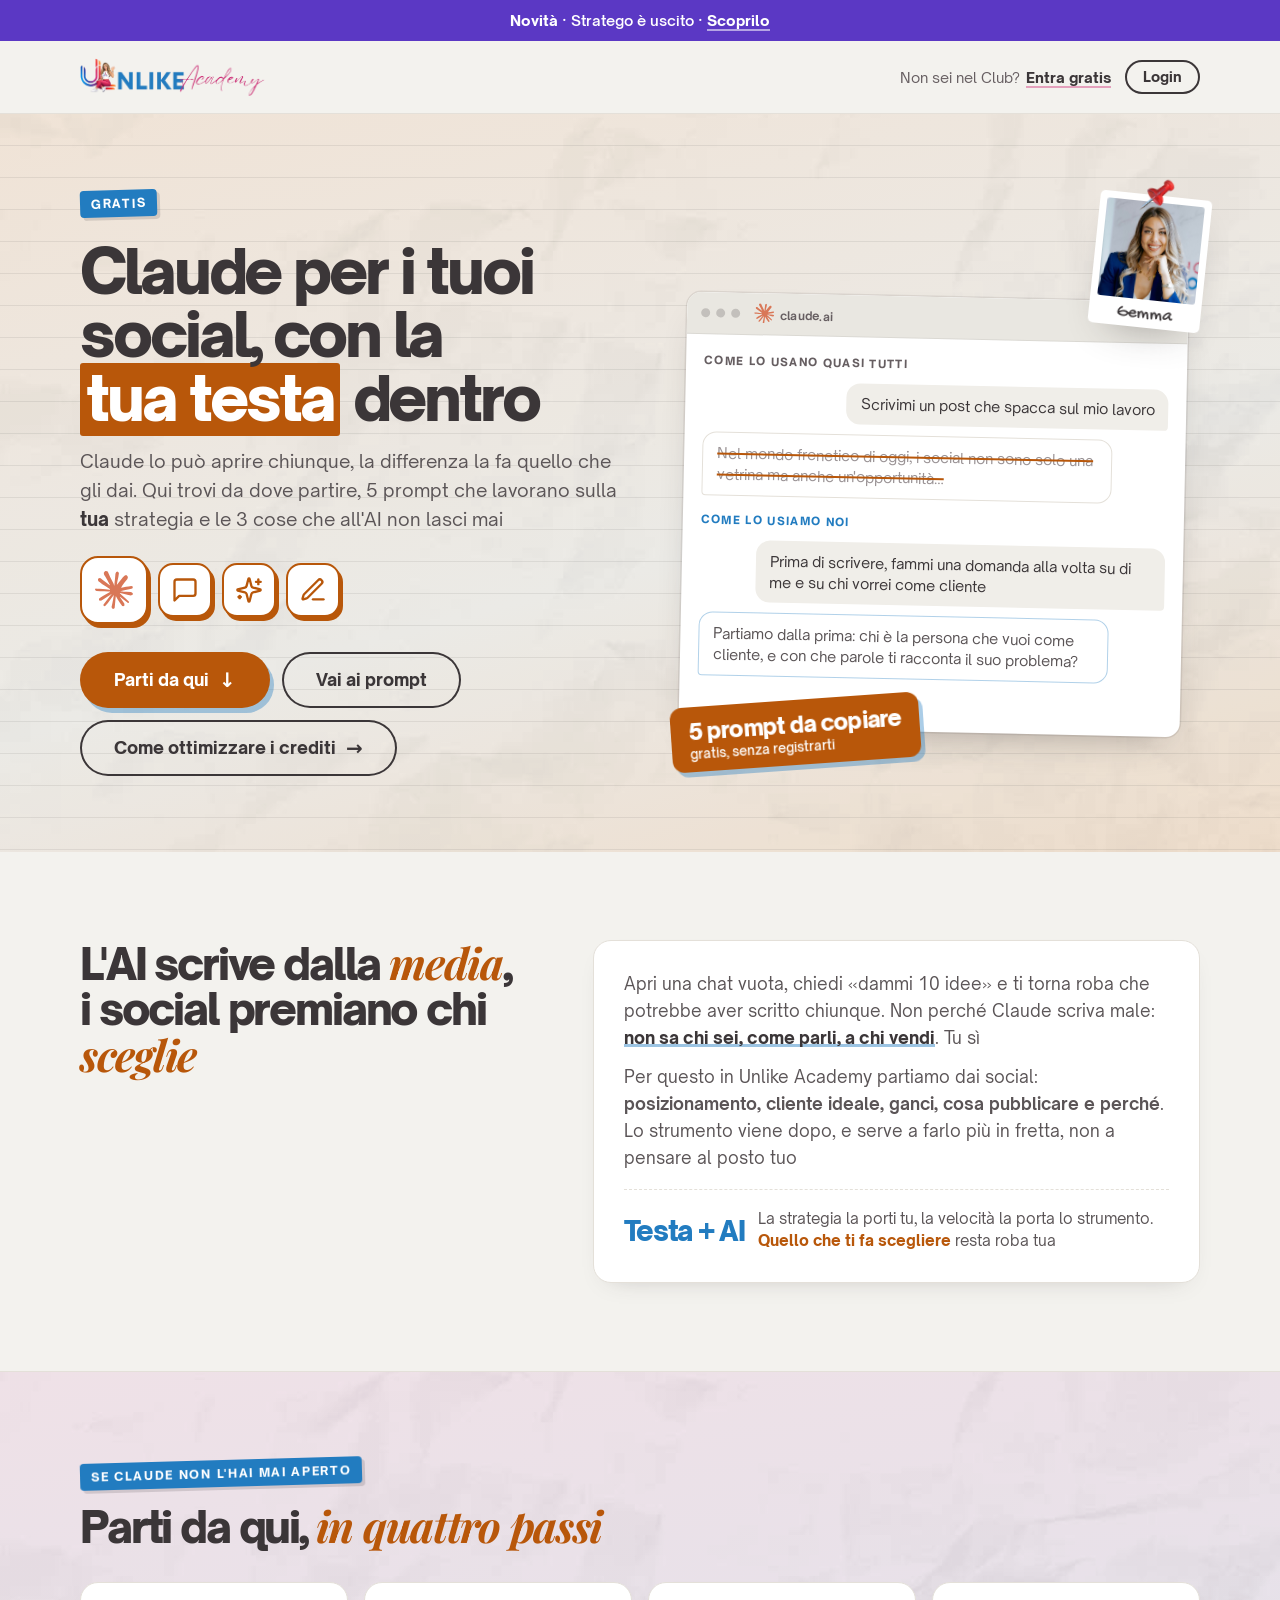
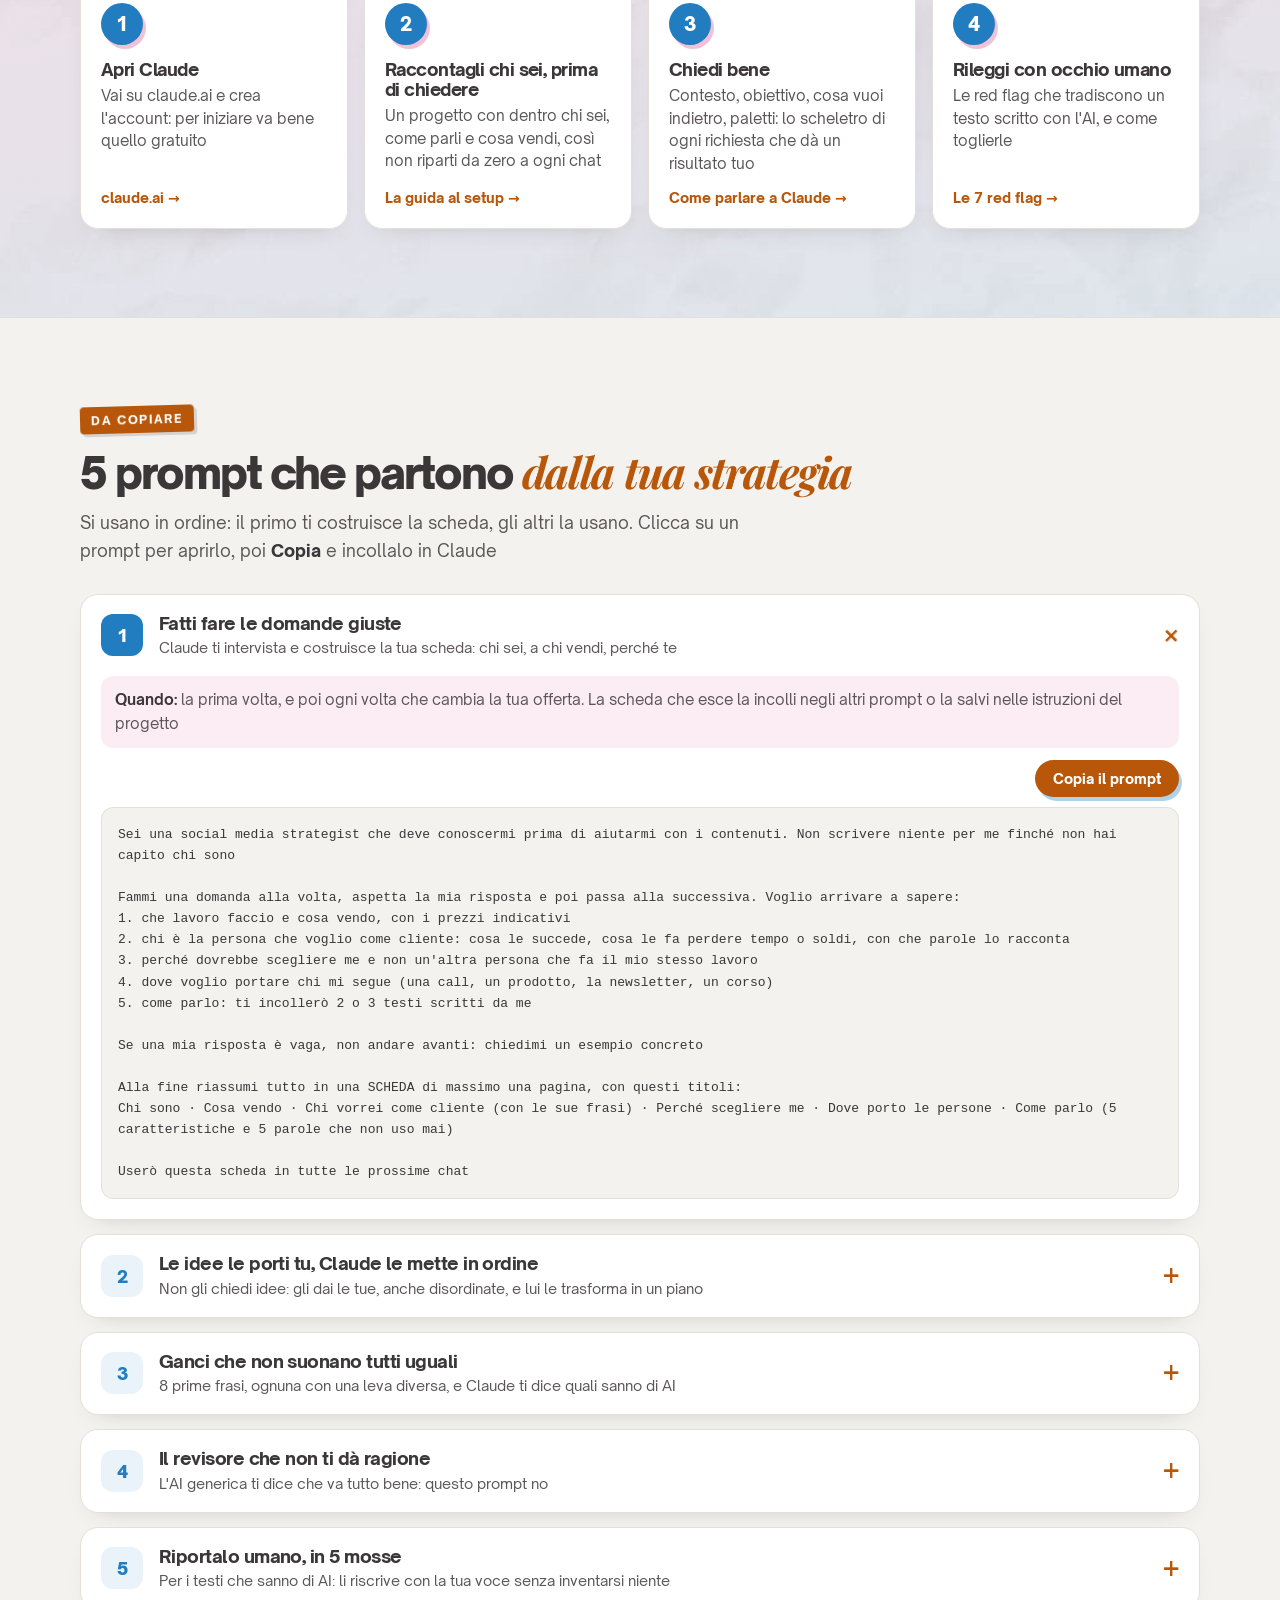
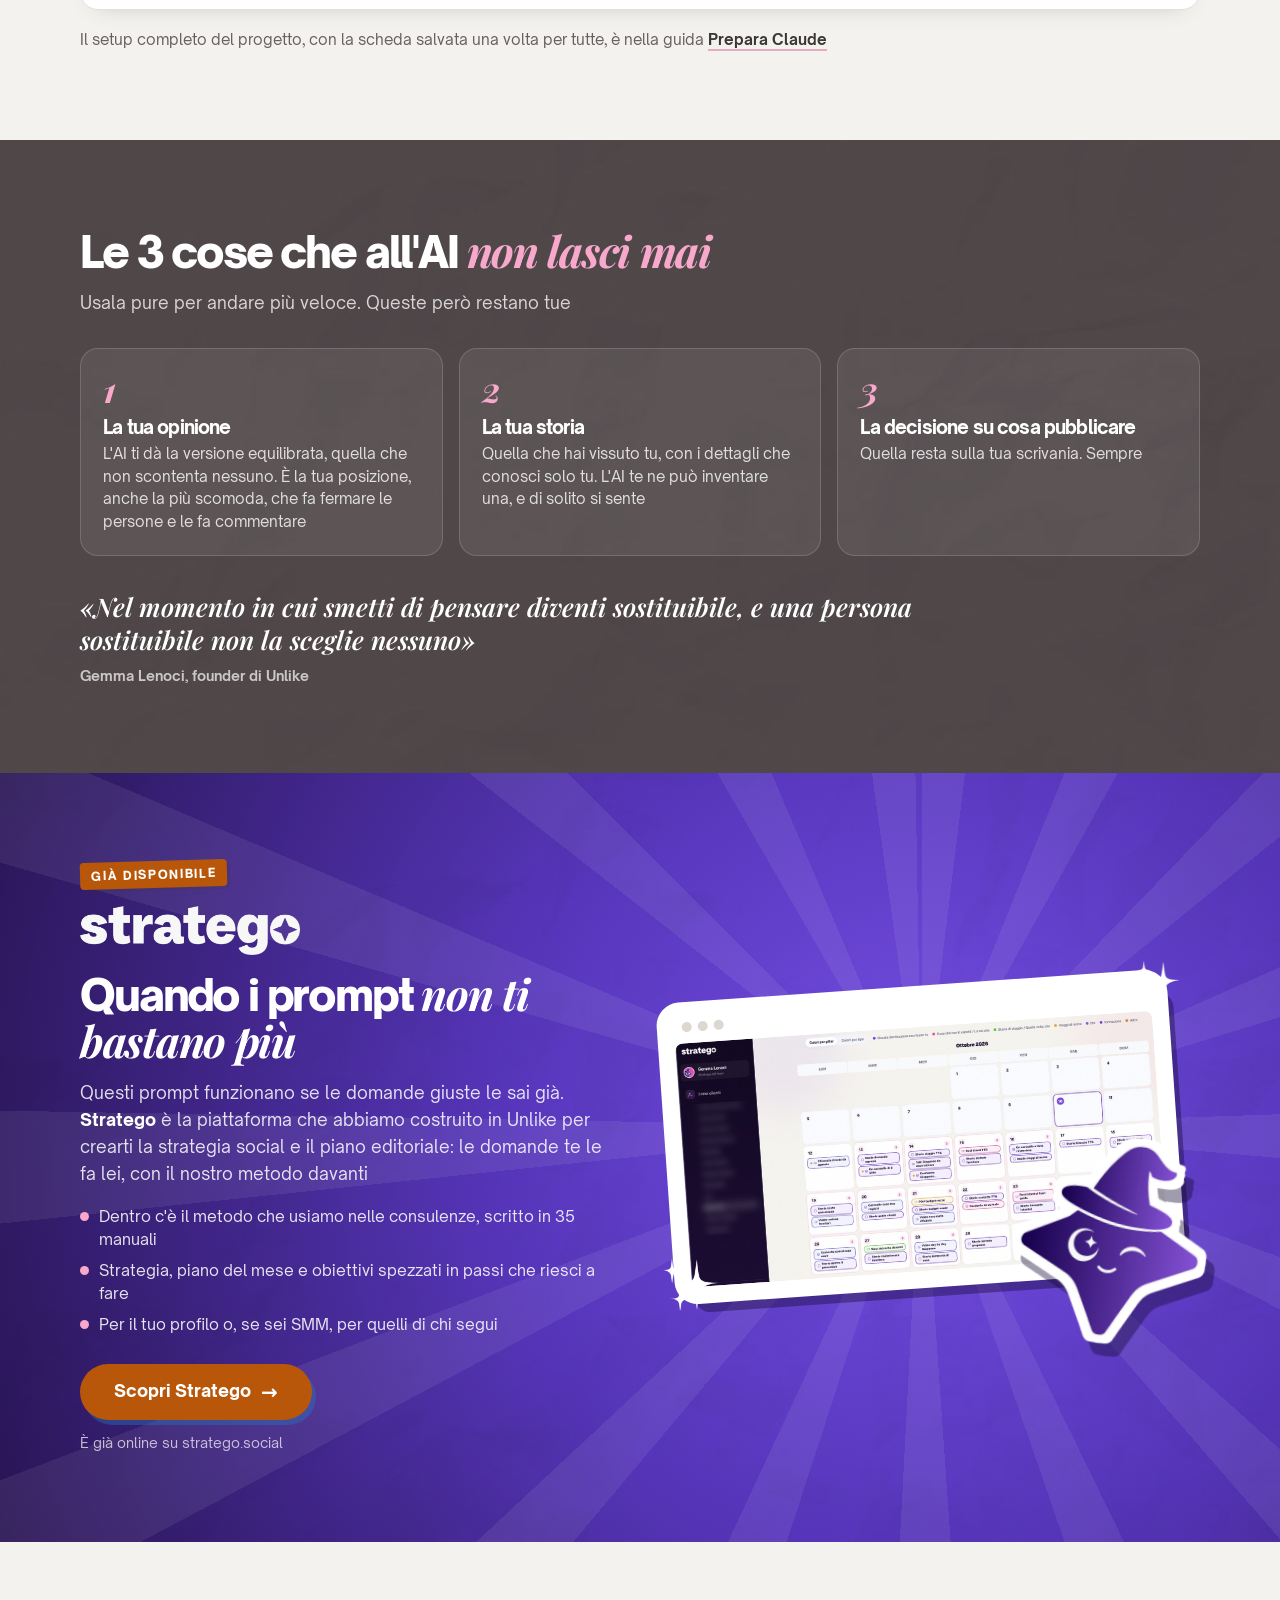
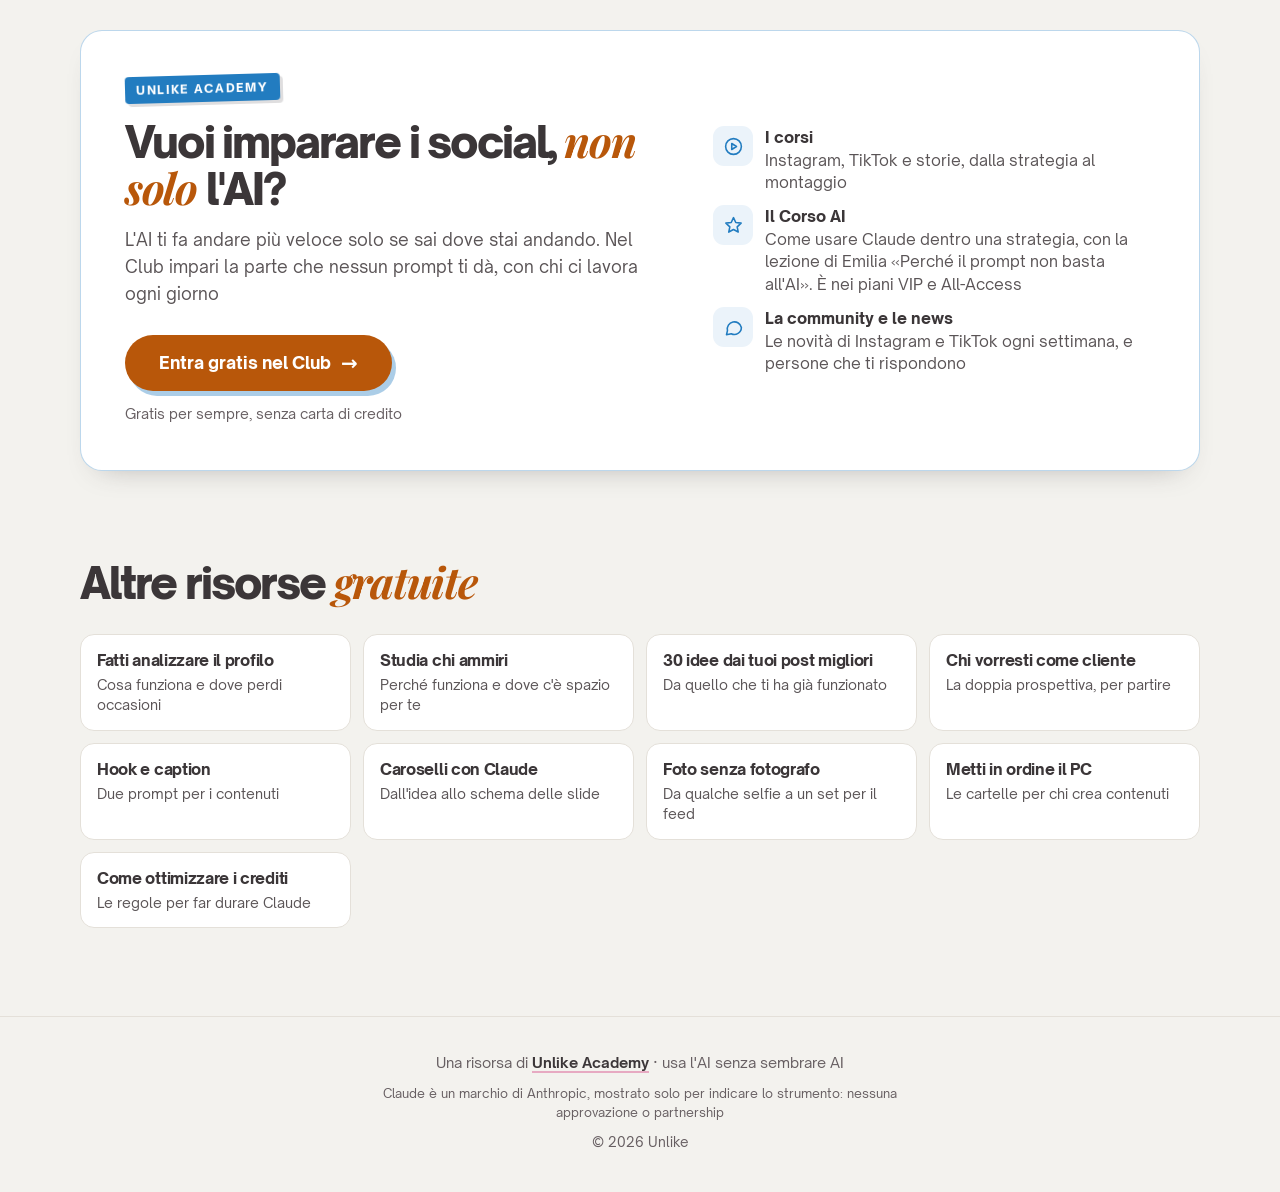
<file: index.html>
<!doctype html>
<html lang="it">
<head>
<meta charset="utf-8">
<meta name="viewport" content="width=device-width, initial-scale=1">
<title>Claude per i tuoi social · Unlike Academy</title>
<meta name="description" content="Da dove partire con Claude, 5 prompt che lavorano sulla tua strategia e le 3 cose che all'AI non lasci mai. Gratis, da Unlike Academy">
<link rel="canonical" href="https://aigratis.unlikeacademy.it/">
<meta property="og:title" content="Claude per i tuoi social, con la tua testa dentro">
<meta property="og:description" content="Da dove partire, 5 prompt da copiare e le 3 cose che all'AI non lasci mai. Gratis, da Unlike Academy">
<meta property="og:type" content="website">
<meta property="og:url" content="https://aigratis.unlikeacademy.it/">
<meta property="og:locale" content="it_IT">
<link rel="icon" href="assets/logo/favicon.png">
<link rel="apple-touch-icon" href="assets/logo/apple-touch-icon.png">
<link rel="preload" href="assets/fonts/open-sauce-sans-900.woff2" as="font" type="font/woff2" crossorigin>
<style>
@font-face{font-family:'Open Sauce Sans';src:url(assets/fonts/open-sauce-sans-400.woff2) format('woff2');font-weight:400;font-display:swap}
@font-face{font-family:'Open Sauce Sans';src:url(assets/fonts/open-sauce-sans-600.woff2) format('woff2');font-weight:600;font-display:swap}
@font-face{font-family:'Open Sauce Sans';src:url(assets/fonts/open-sauce-sans-700.woff2) format('woff2');font-weight:700;font-display:swap}
@font-face{font-family:'Open Sauce Sans';src:url(assets/fonts/open-sauce-sans-800.woff2) format('woff2');font-weight:800;font-display:swap}
@font-face{font-family:'Open Sauce Sans';src:url(assets/fonts/open-sauce-sans-900.woff2) format('woff2');font-weight:900;font-display:swap}
@font-face{font-family:'Playfair Display';src:url(assets/fonts/playfair-display-italic-base.woff2) format('woff2');font-weight:400 900;font-style:italic;font-display:swap}
@font-face{font-family:'Gochi Hand';src:url(assets/fonts/gochi-hand-400.woff2) format('woff2');font-weight:400;font-display:swap}

:root{
  --fucsia:#CD2471;--blu:#227CC0;--viola:#5B38C4;--viola-scuro:#2A1557;
  --ink:#3B3638;--body:#5A5456;--gray:#665E61;--line:#E4E0D9;--carta:#F3F2EE;--rosa-bg:#FCEDF4;--azzurro:#EBF3FA;
  --serif:'Playfair Display',Georgia,serif;--mano:'Gochi Hand',cursive;
  --mono:ui-monospace,SFMono-Regular,Menlo,Consolas,monospace;
  --ombra:0 18px 38px -20px rgba(59,54,56,.42)
}
*{margin:0;padding:0;box-sizing:border-box}
html{-webkit-text-size-adjust:100%;scroll-behavior:smooth}
body{font-family:'Open Sauce Sans',system-ui,sans-serif;color:var(--body);background:var(--carta);line-height:1.6;-webkit-font-smoothing:antialiased;overflow-x:hidden}
img{max-width:100%;height:auto;display:block}
a{color:inherit}
.wrap{width:min(1120px,92vw);margin-inline:auto}
h1,h2,h3{color:var(--ink);letter-spacing:-.045em;line-height:1.02}
h1,h2{isolation:isolate}
h1 em,h2 em{font-family:var(--serif);font-style:italic;font-weight:700;letter-spacing:-.03em;color:var(--fucsia)}
mark{position:relative;background:none;color:#fff;padding:0 .1em;white-space:nowrap}
mark::before{content:'';position:absolute;inset:.06em 0 -.02em;background:var(--fucsia);border-radius:.05em;z-index:-1}
mark.blu::before{background:var(--blu)}
.k{color:var(--fucsia);font-weight:800}
.s{color:var(--ink);font-weight:800;background:linear-gradient(transparent 82%,rgba(34,124,192,.45) 82%,rgba(34,124,192,.45) 94%,transparent 94%)}

.eyebrow{display:inline-block;font-weight:800;font-size:12px;line-height:1;letter-spacing:.14em;text-transform:uppercase;color:#fff;background:var(--blu);padding:8px 11px 7px;border-radius:4px;rotate:-1.6deg;box-shadow:3px 3px 0 rgba(59,54,56,.16)}
.eyebrow.rosa{background:var(--fucsia)}
.btn{display:inline-flex;align-items:center;justify-content:center;gap:10px;font-family:inherit;font-weight:800;font-size:17px;line-height:1.1;text-decoration:none;border:0;border-radius:100px;padding:18px 34px;cursor:pointer;transition:transform .2s,box-shadow .2s;text-align:center;background:var(--fucsia);color:#fff;box-shadow:4px 5px 0 rgba(34,124,192,.38)}
.btn:hover{transform:translate(-1px,-2px);box-shadow:5px 7px 0 rgba(34,124,192,.38)}
.btn:focus-visible,a:focus-visible,summary:focus-visible,button:focus-visible{outline:3px solid var(--blu);outline-offset:3px}
.btn-linea{background:transparent;color:var(--ink);box-shadow:inset 0 0 0 2px var(--ink)}
.btn-linea:hover{box-shadow:inset 0 0 0 2px var(--ink)}
.btn .ar{font-size:20px;line-height:1;transition:transform .2s}
.btn:hover .ar{transform:translateX(3px)}
.btns{display:flex;flex-wrap:wrap;gap:12px;margin-top:28px}

/* striscia Stratego */
.strip{display:block;background:var(--viola);color:#fff;text-decoration:none;font-size:14.5px;font-weight:600;text-align:center;padding:9px 16px}
.strip b{font-weight:800}
.strip u{text-decoration:none;border-bottom:2px solid rgba(255,255,255,.55);font-weight:800;white-space:nowrap}
.strip:hover u{border-bottom-color:#fff}

/* testata */
.hd{display:flex;align-items:center;justify-content:space-between;gap:16px;height:72px}
.hd img{height:38px;width:auto}
.hd a.acc{font-size:14.5px;color:var(--gray);text-decoration:none}
.hd a.acc b{color:var(--ink);font-weight:800;border-bottom:2px solid rgba(205,36,113,.4);margin-left:2px}
.hd a.acc:hover b{border-bottom-color:var(--fucsia)}

/* hero */
.hero{background:url(assets/texture/grana-leggera.jpg) center/cover,linear-gradient(rgba(34,124,192,.11) 1px,transparent 1px) 0 0/44px 44px,linear-gradient(90deg,rgba(34,124,192,.11) 1px,transparent 1px) 0 0/44px 44px,linear-gradient(165deg,#EBF3FA 0%,#F4F8FC 55%,#FCEDF4 100%);background-blend-mode:multiply,normal,normal,normal;border-top:1px solid var(--line)}
.hero .wrap{display:grid;grid-template-columns:1.02fr .98fr;gap:clamp(32px,5vw,64px);align-items:center;padding-block:clamp(40px,6vw,76px)}
.hero h1{font-weight:900;font-size:clamp(2.2rem,5.1vw,3.8rem);line-height:1.04;letter-spacing:-.05em;margin-top:22px}
.hero .sub{font-size:clamp(1.02rem,1.5vw,1.14rem);margin-top:18px;max-width:31em}
.hero .sub b{color:var(--ink);font-weight:800}

.visual{position:relative;padding:96px 16px 34px 0}
.frame{border-radius:14px;overflow:hidden;background:#fff;box-shadow:var(--ombra),0 0 0 1.5px rgba(59,54,56,.1);rotate:1.2deg}
.bar{display:flex;gap:6px;align-items:center;padding:10px 14px;background:#E9E7E1;border-bottom:1px solid rgba(59,54,56,.08)}
.bar i{width:9px;height:9px;border-radius:50%;background:rgba(59,54,56,.22);display:block}
.bar span{margin-left:8px;font-size:11.5px;font-weight:700;color:var(--gray);letter-spacing:.02em}
.chat{padding:18px 18px 52px;display:grid;gap:10px}
.chat .lbl{justify-self:start;font-size:11px;font-weight:800;letter-spacing:.12em;text-transform:uppercase;color:var(--gray)}
.chat .lbl.si{color:var(--blu);margin-top:6px}
.msg{max-width:88%;font-size:14.5px;line-height:1.45;padding:10px 14px;border-radius:14px}
.msg.tu{justify-self:end;background:#F0EEE9;color:var(--ink);border-bottom-right-radius:4px}
.msg.ai{justify-self:start;background:#fff;border:1.5px solid var(--line);color:var(--body);border-bottom-left-radius:4px}
.msg.no{color:#9A9395;text-decoration:line-through;text-decoration-color:var(--fucsia);text-decoration-thickness:2px}
.msg.ok{border-color:rgba(34,124,192,.35)}
.polaroid{position:absolute;right:-6px;top:-6px;width:112px;background:#fff;padding:7px 7px 28px;border-radius:5px;rotate:6deg;box-shadow:var(--ombra);z-index:2}
.polaroid img{aspect-ratio:1/1;object-fit:cover;object-position:50% 12%;border-radius:3px}
.polaroid span{position:absolute;left:0;right:0;bottom:4px;text-align:center;font-family:var(--mano);font-size:1.1rem;color:var(--ink);line-height:1}
.polaroid::before{content:'';position:absolute;top:-17px;left:50%;width:34px;height:34px;margin-left:-17px;background:url(assets/deco/puntina.png) center/contain no-repeat}
.sticker{position:absolute;left:-12px;bottom:0;z-index:2;background:var(--fucsia);color:#fff;border-radius:12px;padding:12px 18px 11px;rotate:-4deg;box-shadow:4px 5px 0 rgba(34,124,192,.38);line-height:1.15}
.sticker b{display:block;font-weight:900;font-size:1.4rem;letter-spacing:-.04em}
.sticker small{display:block;font-weight:600;font-size:.8rem;opacity:.95;margin-top:2px}

/* sezioni */
.sec{padding:clamp(52px,7vw,88px) 0}
.sh{font-weight:900;font-size:clamp(1.75rem,3.8vw,2.7rem);letter-spacing:-.05em;line-height:1.04}
.lead{margin-top:14px;font-size:1.06rem;max-width:40em}
.lead+.lead{margin-top:12px}
.lead b{color:var(--ink);font-weight:800}
.split{display:grid;grid-template-columns:.85fr 1.15fr;gap:clamp(28px,5vw,64px);align-items:start}
.split .sh{position:sticky;top:24px}

/* il punto */
.punto{background:#fff;border:1.5px solid var(--line);border-radius:18px;padding:clamp(22px,3vw,30px);box-shadow:0 10px 24px -18px rgba(59,54,56,.35)}
.punto p{font-size:1.05rem}
.punto p+p{margin-top:12px}
.punto .num{display:flex;gap:14px;align-items:center;margin-top:18px;padding-top:18px;border-top:1.5px dashed var(--line)}
.punto .num b{flex:none;font-weight:900;font-size:1.7rem;white-space:nowrap;letter-spacing:-.05em;color:var(--blu);line-height:1}
.punto .num span{font-size:15px;line-height:1.45}

/* passi */
.steps{background:url(assets/texture/grana-leggera.jpg) center/cover,linear-gradient(172deg,#FCEDF4 0%,#F5EEF6 50%,#EBF3FA 100%);background-blend-mode:multiply,normal;border-block:1px solid var(--line)}
.steps ol{list-style:none;display:grid;grid-template-columns:repeat(4,1fr);gap:16px;margin-top:32px}
.steps li{background:#fff;border:1.5px solid var(--line);border-radius:18px;padding:20px 20px 18px;box-shadow:0 10px 24px -18px rgba(59,54,56,.35);display:flex;flex-direction:column}
.steps .n{width:42px;height:42px;border-radius:50%;background:var(--blu);color:#fff;font-weight:900;font-size:1.2rem;letter-spacing:0;display:flex;align-items:center;justify-content:center;box-shadow:3px 4px 0 rgba(205,36,113,.28)}
.steps h3{font-weight:800;font-size:1.1rem;letter-spacing:-.03em;margin-top:14px;line-height:1.15}
.steps p{font-size:15px;margin-top:6px;line-height:1.5}
.steps a.go{margin-top:auto;padding-top:12px;font-size:14px;font-weight:800;color:var(--fucsia);text-decoration:none}
.steps a.go:hover{text-decoration:underline;text-underline-offset:3px}

/* prompt */
.prompts{display:grid;gap:14px;margin-top:30px}
.pr{background:#fff;border:1.5px solid var(--line);border-radius:18px;box-shadow:0 10px 24px -18px rgba(59,54,56,.35);overflow:hidden}
.pr summary{list-style:none;cursor:pointer;display:grid;grid-template-columns:auto 1fr auto;gap:16px;align-items:center;padding:18px 20px}
.pr summary::-webkit-details-marker{display:none}
.pr .pn{width:42px;height:42px;border-radius:12px;background:var(--azzurro);color:var(--blu);font-weight:900;font-size:1.1rem;display:flex;align-items:center;justify-content:center}
.pr[open] .pn{background:var(--blu);color:#fff}
.pr h3{font-weight:800;font-size:1.12rem;letter-spacing:-.03em;line-height:1.2}
.pr .q{display:block;font-size:14.5px;color:var(--body);font-weight:400;letter-spacing:0;margin-top:3px;line-height:1.45}
.pr .plus{font-size:1.6rem;font-weight:600;color:var(--fucsia);line-height:1}
.pr[open] .plus{transform:rotate(45deg)}
.pr .in{padding:0 20px 20px}
.pr .uso{font-size:15px;background:var(--rosa-bg);border-radius:12px;padding:12px 14px}
.pr .uso b{color:var(--ink)}
.pr .act{display:flex;justify-content:flex-end;margin-top:12px}
.copy{font-family:inherit;font-weight:800;font-size:14px;color:#fff;background:var(--fucsia);border:0;border-radius:100px;padding:10px 18px;cursor:pointer;box-shadow:3px 4px 0 rgba(34,124,192,.35)}
.copy.done{background:var(--blu);box-shadow:none}
.pr pre{margin-top:10px;padding:16px;background:var(--carta);border:1.5px solid var(--line);border-radius:12px;font-family:var(--mono);font-size:13px;line-height:1.62;white-space:pre-wrap;word-break:break-word;color:var(--ink);max-height:420px;overflow-y:auto}
.nota{margin-top:18px;font-size:15px;color:var(--gray)}
.nota a{color:var(--ink);font-weight:700;text-decoration:none;border-bottom:2px solid rgba(205,36,113,.35)}

/* tre cose */
.tre{background:url(assets/texture/grana-leggera.jpg) center/cover,#544B4D;background-blend-mode:multiply,normal;color:rgba(255,255,255,.82)}
.tre .sh{color:#fff}
.tre .sh em{color:#F7A8CB}
.tre .lead{color:rgba(255,255,255,.78)}
.tre ol{list-style:none;display:grid;grid-template-columns:repeat(3,1fr);gap:16px;margin-top:32px}
.tre li{background:rgba(255,255,255,.07);border:1.5px solid rgba(255,255,255,.16);border-radius:18px;padding:22px}
.tre li b{display:block;font-family:var(--serif);font-style:italic;font-weight:700;font-size:2.2rem;line-height:1;color:#F7A8CB}
.tre li h3{color:#fff;font-weight:800;font-size:1.15rem;margin-top:12px}
.tre li p{font-size:15px;margin-top:6px;line-height:1.5}
.cit{margin-top:34px;max-width:36em;font-family:var(--serif);font-style:italic;font-weight:600;font-size:clamp(1.25rem,2.4vw,1.6rem);line-height:1.3;color:#fff}
.cit small{display:block;font-family:'Open Sauce Sans',sans-serif;font-style:normal;font-weight:700;font-size:14px;color:rgba(255,255,255,.7);margin-top:10px}

/* Stratego */
.stratego{position:relative;overflow:hidden;color:rgba(255,255,255,.88);background:url(assets/texture/grana-leggera.jpg) center/cover,radial-gradient(circle at 72% 46%,#7A52F0 0%,#5B38C4 42%,#2A1557 100%);background-blend-mode:multiply,normal}
.stratego::before{content:'';position:absolute;inset:0;background:repeating-conic-gradient(from 0deg at 72% 46%,rgba(255,255,255,.07) 0 7deg,transparent 7deg 22deg);pointer-events:none}
.stratego .wrap{position:relative;display:grid;grid-template-columns:1fr 1fr;gap:clamp(28px,5vw,64px);align-items:center}
.stratego .wm{width:220px;margin-top:18px}
.stratego .sh{color:#fff;margin-top:16px}
.stratego .sh em{color:#fff}
.stratego .lead{color:rgba(255,255,255,.86)}
.stratego .lead b{color:#fff}
.stratego ul{list-style:none;margin-top:18px;display:grid;gap:9px}
.stratego li{display:flex;gap:10px;font-size:15.5px;line-height:1.45}
.stratego li::before{content:'';flex:none;width:9px;height:9px;border-radius:50%;background:#F7A8CB;margin-top:7px}
.stratego .micro{font-size:14px;color:rgba(255,255,255,.7);margin-top:12px}
.sv{position:relative;padding:20px 30px 60px 0}
.sv .win{background:#fff;border-radius:16px;padding:34px 10px 10px;rotate:-4deg;box-shadow:0 0 0 7px #fff,12px 16px 0 rgba(20,8,50,.4);position:relative}
.sv .win::before{content:'';position:absolute;left:18px;top:13px;width:10px;height:10px;border-radius:50%;background:#DCD7CF;box-shadow:16px 0 0 #DCD7CF,32px 0 0 #DCD7CF}
.sv .win img{border-radius:8px}
.sv .mago{position:absolute;right:-6px;bottom:0;width:min(190px,40%);rotate:8deg;filter:drop-shadow(0 6px 0 #fff) drop-shadow(0 -6px 0 #fff) drop-shadow(6px 0 0 #fff) drop-shadow(-6px 0 0 #fff) drop-shadow(10px 12px 0 rgba(20,8,50,.4))}
.sv .sc{position:absolute;filter:brightness(0) invert(1);width:56px}

/* Club */
.club .box{background:#fff;border:1.5px solid rgba(34,124,192,.3);border-radius:22px;padding:clamp(24px,4vw,44px);box-shadow:0 14px 30px -20px rgba(59,54,56,.4);display:grid;grid-template-columns:1.1fr .9fr;gap:clamp(24px,4vw,48px);align-items:center}
.club ul{list-style:none;display:grid;gap:12px}
.club li{display:grid;grid-template-columns:40px 1fr;gap:12px;align-items:start;font-size:15.5px;line-height:1.45}
.club li .ic{width:40px;height:40px;border-radius:11px;background:var(--azzurro);color:var(--blu);display:flex;align-items:center;justify-content:center}
.club li .ic svg{width:21px;height:21px;fill:none;stroke:currentColor;stroke-width:1.8;stroke-linecap:round;stroke-linejoin:round}
.club li b{display:block;color:var(--ink);font-weight:800}
.club .micro{font-size:14px;color:var(--gray);margin-top:12px}

/* altre risorse */
.altre{display:grid;grid-template-columns:repeat(4,1fr);gap:12px;margin-top:28px}
.altre a{background:#fff;border:1.5px solid var(--line);border-radius:14px;padding:16px 16px 14px;text-decoration:none;transition:border-color .2s,transform .2s}
.altre a:hover{border-color:rgba(205,36,113,.45);transform:translateY(-2px)}
.altre b{display:block;color:var(--ink);font-weight:800;font-size:15.5px;letter-spacing:-.02em;line-height:1.25}
.altre span{display:block;font-size:14px;margin-top:5px;line-height:1.45}

footer{padding:34px 0 40px;text-align:center;font-size:14.5px;color:var(--gray);border-top:1px solid var(--line)}
footer p+p{margin-top:10px;font-size:13.5px}
footer a{color:var(--ink);font-weight:700;text-decoration:none;border-bottom:2px solid rgba(205,36,113,.35)}
footer a:hover{border-bottom-color:var(--fucsia)}

@media(max-width:980px){
  .steps ol{grid-template-columns:repeat(2,1fr)}
  .altre{grid-template-columns:repeat(2,1fr)}
}
@media(max-width:900px){
  .hero .wrap,.split,.stratego .wrap,.club .box{grid-template-columns:1fr}
  .split .sh{position:static}
  .visual{max-width:560px;margin-inline:auto;width:100%;padding-top:84px}
  .sv{max-width:560px;margin-inline:auto;width:100%}
  .tre ol{grid-template-columns:1fr}
}
@media(max-width:640px){
  .hd{height:64px}.hd img{height:33px}
  .hd a.acc span{display:none}
  .btn{width:100%}
  .hero .wrap{padding-top:30px}
  .visual{padding-right:8px}
  .polaroid{width:86px;right:-2px}
  .sticker{left:-4px;padding:10px 14px 9px}
  .sticker b{font-size:1.15rem}
  .msg{font-size:13.5px;max-width:92%}
  .steps ol,.altre{grid-template-columns:1fr}
  .pr summary{grid-template-columns:auto 1fr;gap:12px;padding:16px}
  .pr .plus{display:none}
  .pr .in{padding:0 14px 16px}
  .pr pre{font-size:12.5px;padding:12px}
  .copy{width:100%}
  .stratego .wm{width:170px}
}
@media(prefers-reduced-motion:reduce){*{transition:none!important;scroll-behavior:auto!important}}

/* Login di Circle in alto a destra (19/10/2026) */
.hd .dx{display:flex;align-items:center;gap:14px}
.hd .login{font-size:14px;font-weight:800;color:var(--ink);text-decoration:none;border:2px solid var(--ink);border-radius:100px;padding:7px 16px;line-height:1.1;white-space:nowrap;transition:background .15s,color .15s}
.hd .login:hover{background:var(--ink);color:#fff}
@media(max-width:640px){.hd .dx{gap:10px}.hd .dx .back{display:none}.hd .login{padding:6px 13px;font-size:13.5px}}
@media(max-width:480px){.hd .dx .acc{display:none}}
@media(max-width:480px){.hd .dx .acc{display:none}}

/* Kit di riconoscimento della risorsa (19/10/2026) */
:root{--fucsia:#B8570A}
.hero{background:url(assets/texture/grana-leggera.jpg) center/cover,repeating-linear-gradient(transparent,transparent 31px,rgba(59,54,56,.09) 31px,rgba(59,54,56,.09) 32px),linear-gradient(165deg,#FDF0E2 0%,#F8F7F3 58%,#FBE9D6 100%);background-blend-mode:multiply,normal,normal}

.rigatop{display:flex;align-items:center;gap:18px;flex-wrap:wrap}
.timbro{font-family:'Gochi Hand',cursive;font-size:1.3rem;line-height:1;color:var(--fucsia);rotate:-4deg;border:2.5px solid var(--fucsia);border-radius:10px;padding:4px 12px 2px;white-space:nowrap;display:inline-block}
.kit{display:flex;flex-wrap:wrap;align-items:center;gap:10px;margin-top:22px}
.kit .cap{font-family:'Gochi Hand',cursive;font-size:1.2rem;line-height:1.1;color:var(--fucsia);rotate:-2deg;margin-left:6px}
.kt{position:relative;width:54px;height:54px;border-radius:15px;background:#fff;border:2px solid var(--fucsia);box-shadow:3px 4px 0 var(--fucsia);display:flex;align-items:center;justify-content:center;color:var(--fucsia);flex:none}
.kt.grande{width:68px;height:68px;border-radius:18px}
.kt img{width:30px;height:30px;object-fit:contain;display:block}
.kt.grande img{width:38px;height:38px}
.kt svg.ic{width:28px;height:28px}
.kt.grande svg.ic{width:36px;height:36px}
.kt.scuro{background:#2B2628;border-color:#2B2628}
.kt.barrato{box-shadow:none;border-color:var(--line,#E4E0D9)}
.kt.barrato img,.kt.barrato svg.ic{filter:grayscale(1);opacity:.45}
.kt svg.x{position:absolute;left:6px;top:6px;width:calc(100% - 12px);height:calc(100% - 12px);color:var(--fucsia)}
.voto87{display:inline-flex;align-items:baseline;gap:2px;border:3px solid var(--fucsia);border-radius:100px;padding:6px 18px;background:#fff;color:var(--fucsia);font-weight:700}
.voto87 b{font-size:2rem;letter-spacing:-.05em;font-weight:900;color:var(--fucsia)}
.logo-in{width:20px;height:20px;vertical-align:-4px;margin-right:6px;object-fit:contain;display:inline-block}
.marchi{font-size:12.5px;color:var(--gray,#665E61);max-width:46em;margin:10px auto 0;line-height:1.45}
@media(max-width:640px){.kt{width:48px;height:48px}.kt.grande{width:60px;height:60px}.kit{gap:8px}}
</style>
<script src="https://academy.unlikeacademy.it/traccia.js?v=1" defer data-risorsa="aigratis"></script>
</head>
<body>

<a class="strip" data-live href="https://black.unlikeacademy.it/?utm_source=aigratis&amp;utm_medium=striscia&amp;utm_campaign=bf26" target="_blank" rel="noopener"><b>Live gratuita</b> giovedì 26/11 alle 19:30 · ti mostriamo Stratego dal vivo · <u>Iscriviti</u></a><script data-striscia>(function(){if(Date.now()<Date.UTC(2026,10,26,18,30))return;var s=document.querySelector('a[data-live]');if(!s)return;s.href='#stratego';s.removeAttribute('target');s.innerHTML='<b>Novità</b> · Stratego è uscito · <u>Scoprilo</u>';})()</script>

<header class="wrap hd">
  <img src="assets/logo/logo.webp" alt="Unlike Academy" width="768" height="158">
  <div class="dx"><a class="acc" href="https://entra.unlikeacademy.it/?utm_source=aigratis&amp;utm_medium=testata&amp;utm_campaign=claude"><span>Non sei nel Club?</span> <b>Entra gratis</b></a><a class="login" href="https://club.unlikeacademy.it/sign_in" target="_blank" rel="noopener">Login</a></div>
</header>

<main>
<section class="hero">
  <div class="wrap">
    <div>
      <span class="eyebrow">Gratis</span>
      <h1>Claude per i tuoi social, con la <mark>tua testa</mark> dentro</h1>
      <p class="sub">Claude lo può aprire chiunque, la differenza la fa quello che gli dai. Qui trovi da dove partire, 5 prompt che lavorano sulla <b>tua</b> strategia e le 3 cose che all'AI non lasci mai</p>
      <!-- kit --><div class="kit"><span class="kt grande"><img src="assets/loghi/claude.svg" alt="Claude" width="30" height="30"></span><span class="kt"><svg class="ic" viewBox="0 0 24 24" fill="none" stroke="currentColor" stroke-width="2" stroke-linecap="round" stroke-linejoin="round" aria-hidden="true">
  <path d="M21 15a2 2 0 0 1-2 2H7l-4 4V5a2 2 0 0 1 2-2h14a2 2 0 0 1 2 2z" />
</svg></span><span class="kt"><svg class="ic" viewBox="0 0 24 24" fill="none" stroke="currentColor" stroke-width="2" stroke-linecap="round" stroke-linejoin="round" aria-hidden="true">
  <path d="M9.937 15.5A2 2 0 0 0 8.5 14.063l-6.135-1.582a.5.5 0 0 1 0-.962L8.5 9.936A2 2 0 0 0 9.937 8.5l1.582-6.135a.5.5 0 0 1 .963 0L14.063 8.5A2 2 0 0 0 15.5 9.937l6.135 1.581a.5.5 0 0 1 0 .964L15.5 14.063a2 2 0 0 0-1.437 1.437l-1.582 6.135a.5.5 0 0 1-.963 0z" />
  <path d="M20 3v4" />
  <path d="M22 5h-4" />
  <path d="M4 17v2" />
  <path d="M5 18H3" />
</svg></span><span class="kt"><svg class="ic" viewBox="0 0 24 24" fill="none" stroke="currentColor" stroke-width="2" stroke-linecap="round" stroke-linejoin="round" aria-hidden="true">
  <path d="M12 20h9" />
  <path d="M16.376 3.622a1 1 0 0 1 3.002 3.002L7.368 18.635a2 2 0 0 1-.855.506l-2.872.838a.5.5 0 0 1-.62-.62l.838-2.872a2 2 0 0 1 .506-.854z" />
</svg></span></div><div class="btns">
        <a class="btn" href="#parti">Parti da qui <span class="ar">&darr;</span></a>
        <a class="btn btn-linea" href="#prompt">Vai ai prompt</a>
        <a class="btn btn-linea" href="crediti.html">Come ottimizzare i crediti <span class="ar">&rarr;</span></a>
      </div>
    </div>
    <div class="visual">
      <figure class="polaroid"><img src="assets/img/gemma-polaroid.jpg" alt="Gemma Lenoci" width="390" height="520"><span>Gemma</span></figure>
      <div class="frame" aria-hidden="true">
        <div class="bar"><i></i><i></i><i></i><span><img class="logo-in" src="assets/loghi/claude.svg" alt="" width="20" height="20">claude.ai</span></div>
        <div class="chat">
          <span class="lbl">Come lo usano quasi tutti</span>
          <div class="msg tu">Scrivimi un post che spacca sul mio lavoro</div>
          <div class="msg ai no">Nel mondo frenetico di oggi, i social non sono solo una vetrina ma anche un'opportunità…</div>
          <span class="lbl si">Come lo usiamo noi</span>
          <div class="msg tu">Prima di scrivere, fammi una domanda alla volta su di me e su chi vorrei come cliente</div>
          <div class="msg ai ok">Partiamo dalla prima: chi è la persona che vuoi come cliente, e con che parole ti racconta il suo problema?</div>
        </div>
      </div>
      <div class="sticker"><b>5 prompt da copiare</b><small>gratis, senza registrarti</small></div>
    </div>
  </div>
</section>

<section class="sec">
  <div class="wrap split">
    <h2 class="sh">L'AI scrive dalla <em>media</em>, i social premiano chi <em>sceglie</em></h2>
    <div class="punto">
      <p>Apri una chat vuota, chiedi «dammi 10 idee» e ti torna roba che potrebbe aver scritto chiunque. Non perché Claude scriva male: <span class="s">non sa chi sei, come parli, a chi vendi</span>. Tu sì</p>
      <p>Per questo in Unlike Academy partiamo dai social: <b>posizionamento, cliente ideale, ganci, cosa pubblicare e perché</b>. Lo strumento viene dopo, e serve a farlo più in fretta, non a pensare al posto tuo</p>
      <div class="num"><b>Testa + AI</b><span>La strategia la porti tu, la velocità la porta lo strumento. <span class="k">Quello che ti fa scegliere</span> resta roba tua</span></div>
    </div>
  </div>
</section>

<section class="sec steps" id="parti">
  <div class="wrap">
    <span class="eyebrow">Se Claude non l'hai mai aperto</span>
    <h2 class="sh" style="margin-top:16px">Parti da qui, <em>in quattro passi</em></h2>
    <ol>
      <li><span class="n">1</span><h3>Apri Claude</h3><p>Vai su claude.ai e crea l'account: per iniziare va bene quello gratuito</p><a class="go" href="https://claude.ai" target="_blank" rel="noopener">claude.ai &rarr;</a></li>
      <li><span class="n">2</span><h3>Raccontagli chi sei, prima di chiedere</h3><p>Un progetto con dentro chi sei, come parli e cosa vendi, così non riparti da zero a ogni chat</p><a class="go" href="prepara-claude.html">La guida al setup &rarr;</a></li>
      <li><span class="n">3</span><h3>Chiedi bene</h3><p>Contesto, obiettivo, cosa vuoi indietro, paletti: lo scheletro di ogni richiesta che dà un risultato tuo</p><a class="go" href="parlare-a-claude.html">Come parlare a Claude &rarr;</a></li>
      <li><span class="n">4</span><h3>Rileggi con occhio umano</h3><p>Le red flag che tradiscono un testo scritto con l'AI, e come toglierle</p><a class="go" href="scrivi-senza-ai.html">Le 7 red flag &rarr;</a></li>
    </ol>
  </div>
</section>

<section class="sec" id="prompt">
  <div class="wrap">
    <span class="eyebrow rosa">Da copiare</span>
    <h2 class="sh" style="margin-top:16px">5 prompt che partono <em>dalla tua strategia</em></h2>
    <p class="lead">Si usano in ordine: il primo ti costruisce la scheda, gli altri la usano. Clicca su un prompt per aprirlo, poi <b>Copia</b> e incollalo in Claude</p>

    <div class="prompts">
      <details class="pr" open>
        <summary><span class="pn">1</span><h3>Fatti fare le domande giuste<span class="q">Claude ti intervista e costruisce la tua scheda: chi sei, a chi vendi, perché te</span></h3><span class="plus">+</span></summary>
        <div class="in">
          <p class="uso"><b>Quando:</b> la prima volta, e poi ogni volta che cambia la tua offerta. La scheda che esce la incolli negli altri prompt o la salvi nelle istruzioni del progetto</p>
          <div class="act"><button class="copy" data-target="p1" type="button">Copia il prompt</button></div>
<pre id="p1">Sei una social media strategist che deve conoscermi prima di aiutarmi con i contenuti. Non scrivere niente per me finché non hai capito chi sono

Fammi una domanda alla volta, aspetta la mia risposta e poi passa alla successiva. Voglio arrivare a sapere:
1. che lavoro faccio e cosa vendo, con i prezzi indicativi
2. chi è la persona che voglio come cliente: cosa le succede, cosa le fa perdere tempo o soldi, con che parole lo racconta
3. perché dovrebbe scegliere me e non un'altra persona che fa il mio stesso lavoro
4. dove voglio portare chi mi segue (una call, un prodotto, la newsletter, un corso)
5. come parlo: ti incollerò 2 o 3 testi scritti da me

Se una mia risposta è vaga, non andare avanti: chiedimi un esempio concreto

Alla fine riassumi tutto in una SCHEDA di massimo una pagina, con questi titoli:
Chi sono · Cosa vendo · Chi vorrei come cliente (con le sue frasi) · Perché scegliere me · Dove porto le persone · Come parlo (5 caratteristiche e 5 parole che non uso mai)

Userò questa scheda in tutte le prossime chat</pre>
        </div>
      </details>

      <details class="pr">
        <summary><span class="pn">2</span><h3>Le idee le porti tu, Claude le mette in ordine<span class="q">Non gli chiedi idee: gli dai le tue, anche disordinate, e lui le trasforma in un piano</span></h3><span class="plus">+</span></summary>
        <div class="in">
          <p class="uso"><b>Quando:</b> una volta a settimana, con gli appunti sul telefono, le domande che ti fanno in DM e le frasi sentite dalle clienti</p>
          <div class="act"><button class="copy" data-target="p2" type="button">Copia il prompt</button></div>
<pre id="p2">Ecco la mia SCHEDA:
[incolla la scheda]

Qui sotto ti incollo le mie idee così come sono: appunti, frasi sentite dalle clienti, domande che mi fanno spesso, cose che ho notato questa settimana
[incolla i tuoi appunti, anche disordinati]

Non inventare idee nuove. Lavora solo sulle mie:
1. raggruppale per obiettivo: farmi scoprire, farmi conoscere e dare fiducia, vendere
2. per ognuna scrivi il formato più adatto (reel parlato, carosello, storie) e il motivo in una riga
3. dimmi quali idee sono troppo generiche e cosa manca per renderle mie (un esempio, un numero, una storia vera)
4. se un obiettivo resta vuoto dimmelo, non riempirlo tu

Restituisci una tabella con queste colonne: idea · obiettivo · formato · cosa aggiungere</pre>
        </div>
      </details>

      <details class="pr">
        <summary><span class="pn">3</span><h3>Ganci che non suonano tutti uguali<span class="q">8 prime frasi, ognuna con una leva diversa, e Claude ti dice quali sanno di AI</span></h3><span class="plus">+</span></summary>
        <div class="in">
          <p class="uso"><b>Quando:</b> hai l'idea ma non sai come aprire il contenuto. Scegli tu il gancio, poi lo dici con le tue parole</p>
          <div class="act"><button class="copy" data-target="p3" type="button">Copia il prompt</button></div>
<pre id="p3">Ecco la mia SCHEDA:
[incolla la scheda]

L'idea del contenuto è: [scrivi l'idea in una frase]

Scrivimi 8 ganci (la prima frase, quella che ferma lo scroll), ognuno con una leva diversa: un errore comune, una frase vera di chi vorrei come cliente, un numero, un'opinione netta, una domanda scomoda, un prima e dopo, una confessione, il contrario di quello che dicono tutti

Regole:
- usa le parole di chi vorrei come cliente, non le mie
- massimo 12 parole
- niente "scopri", "il segreto", niente emoji, niente trattini lunghi
- niente promesse che non posso mantenere

Poi segna i 2 ganci che secondo te suonano più "da AI" e spiega perché, e i 2 più forti per chi vorrei come cliente, con il motivo</pre>
        </div>
      </details>

      <details class="pr">
        <summary><span class="pn">4</span><h3>Il revisore che non ti dà ragione<span class="q">L'AI generica ti dice che va tutto bene: questo prompt no</span></h3><span class="plus">+</span></summary>
        <div class="in">
          <p class="uso"><b>Quando:</b> prima di pubblicare. Funziona su caption, script dei reel e testi delle slide</p>
          <div class="act"><button class="copy" data-target="p4" type="button">Copia il prompt</button></div>
<pre id="p4">Ecco la mia SCHEDA:
[incolla la scheda]

Ecco il contenuto che voglio pubblicare:
[incolla testo, script o slide]

Non farmi complimenti e non riscriverlo tutto. Fai la revisione come la farebbe una strategist esigente:
1. chi vorrei come cliente si ferma a leggerlo? Se no, in che punto la perdo
2. si capisce cosa penso io, o è un'opinione che potrebbe avere chiunque?
3. c'è una cosa vera mia (un caso, una storia, un numero) o è tutto generale?
4. dove porto le persone alla fine? È coerente con la mia scheda?
5. ci sono frasi che suonano da AI (elenchi di tre cose, "non solo... ma anche", trattini lunghi, chiuse a effetto)?

Per ogni punto dammi un voto da 1 a 5, la frase precisa che non va e cosa cambieresti. Se il contenuto non è da pubblicare, dimmelo</pre>
        </div>
      </details>

      <details class="pr">
        <summary><span class="pn">5</span><h3>Riportalo umano, in 5 mosse<span class="q">Per i testi che sanno di AI: li riscrive con la tua voce senza inventarsi niente</span></h3><span class="plus">+</span></summary>
        <div class="in">
          <p class="uso"><b>Quando:</b> hai un testo che «si sente» fatto con l'AI. Le parentesi quadre che lascia sono il pezzo che tocca a te</p>
          <div class="act"><button class="copy" data-target="p5" type="button">Copia il prompt</button></div>
<pre id="p5">Questo testo l'ho scritto con l'AI e si sente:
[incolla il testo]

Ecco 2 o 3 testi scritti da me, per farti sentire come parlo:
[incolla i tuoi testi]

Riscrivilo con la mia voce seguendo queste 5 mosse:
1. togli tutti i trattini lunghi
2. elimina le costruzioni "non solo... ma anche" e gli elenchi di tre cose di fila
3. alterna frasi lunghe e frasi corte, come quando parlo
4. dove il testo resta in equilibrio, rimetti un'opinione netta
5. dove c'è una frase generica lascia una parentesi quadra [qui metti un tuo esempio vero] invece di inventarlo tu

Non aggiungere dettagli, storie o numeri che non ti ho dato. Alla fine elencami cosa hai cambiato</pre>
        </div>
      </details>
    </div>
    <p class="nota">Il setup completo del progetto, con la scheda salvata una volta per tutte, è nella guida <a href="prepara-claude.html">Prepara Claude</a></p>
  </div>
</section>

<section class="sec tre">
  <div class="wrap">
    <h2 class="sh">Le 3 cose che all'AI <em>non lasci mai</em></h2>
    <p class="lead">Usala pure per andare più veloce. Queste però restano tue</p>
    <ol>
      <li><b>1</b><h3>La tua opinione</h3><p>L'AI ti dà la versione equilibrata, quella che non scontenta nessuno. È la tua posizione, anche la più scomoda, che fa fermare le persone e le fa commentare</p></li>
      <li><b>2</b><h3>La tua storia</h3><p>Quella che hai vissuto tu, con i dettagli che conosci solo tu. L'AI te ne può inventare una, e di solito si sente</p></li>
      <li><b>3</b><h3>La decisione su cosa pubblicare</h3><p>Quella resta sulla tua scrivania. Sempre</p></li>
    </ol>
    <p class="cit">«Nel momento in cui smetti di pensare diventi sostituibile, e una persona sostituibile non la sceglie nessuno»<small>Gemma Lenoci, founder di Unlike</small></p>
  </div>
</section>

<section class="sec stratego" id="stratego">
  <div class="wrap">
    <div>
      <span class="eyebrow rosa">Già disponibile</span>
      <img class="wm" src="assets/stratego/stratego-wordmark-bianco.png" alt="Stratego" width="800" height="179">
      <h2 class="sh">Quando i prompt <em>non ti bastano più</em></h2>
      <p class="lead">Questi prompt funzionano se le domande giuste le sai già. <b>Stratego</b> è la piattaforma che abbiamo costruito in Unlike per crearti la strategia social e il piano editoriale: le domande te le fa lei, con il nostro metodo davanti</p>
      <ul>
        <li>Dentro c'è il metodo che usiamo nelle consulenze, scritto in 35 manuali</li>
        <li>Strategia, piano del mese e obiettivi spezzati in passi che riesci a fare</li>
        <li>Per il tuo profilo o, se sei SMM, per quelli di chi segui</li>
      </ul>
      <div class="btns"><a class="btn" href="https://stratego.social/?utm_source=aigratis&amp;utm_medium=banner&amp;utm_campaign=claude" target="_blank" rel="noopener">Scopri Stratego <span class="ar">&rarr;</span></a></div>
      <p class="micro">È già online su stratego.social</p>
    </div>
    <div class="sv" aria-hidden="true">
      <div class="win"><img src="assets/stratego/app-calendario.jpg" alt="" width="1400" height="716"></div>
      <img class="sc" src="assets/stratego/scintille.png" alt="" style="left:-10px;bottom:30px">
      <img class="sc" src="assets/stratego/scintille.png" alt="" style="right:20px;top:-14px;width:44px">
      <img class="mago" src="assets/stratego/mascotte.png" alt="" width="390" height="420">
    </div>
  </div>
</section>

<section class="sec club">
  <div class="wrap">
    <div class="box">
      <div>
        <span class="eyebrow">Unlike Academy</span>
        <h2 class="sh" style="margin-top:16px">Vuoi imparare i social, <em>non solo</em> l'AI?</h2>
        <p class="lead">L'AI ti fa andare più veloce solo se sai dove stai andando. Nel Club impari la parte che nessun prompt ti dà, con chi ci lavora ogni giorno</p>
        <div class="btns"><a class="btn" href="https://entra.unlikeacademy.it/?utm_source=aigratis&amp;utm_medium=sezione&amp;utm_campaign=claude">Entra gratis nel Club <span class="ar">&rarr;</span></a></div>
        <p class="micro">Gratis per sempre, senza carta di credito</p>
      </div>
      <ul>
        <li><span class="ic"><svg viewBox="0 0 24 24"><circle cx="12" cy="12" r="9"/><path d="M10 8.6l5.4 3.4-5.4 3.4z"/></svg></span><span><b>I corsi</b>Instagram, TikTok e storie, dalla strategia al montaggio</span></li>
        <li><span class="ic"><svg viewBox="0 0 24 24"><path d="M12 3l2.6 5.6 6.1.7-4.5 4.2 1.2 6L12 16.6 6.6 19.5l1.2-6L3.3 9.3l6.1-.7z"/></svg></span><span><b>Il Corso AI</b>Come usare Claude dentro una strategia, con la lezione di Emilia «Perché il prompt non basta all'AI». È nei piani VIP e All-Access</span></li>
        <li><span class="ic"><svg viewBox="0 0 24 24"><path d="M21 12a8 8 0 0 1-11.6 7.1L4 20.2l1.1-4.7A8 8 0 1 1 21 12z"/></svg></span><span><b>La community e le news</b>Le novità di Instagram e TikTok ogni settimana, e persone che ti rispondono</span></li>
      </ul>
    </div>
  </div>
</section>

<section class="sec" style="padding-top:0">
  <div class="wrap">
    <h2 class="sh">Altre risorse <em>gratuite</em></h2>
    <div class="altre">
      <a href="analisi-profilo.html"><b>Fatti analizzare il profilo</b><span>Cosa funziona e dove perdi occasioni</span></a>
      <a href="analizza-competitor.html"><b>Studia chi ammiri</b><span>Perché funziona e dove c'è spazio per te</span></a>
      <a href="idee-dai-post.html"><b>30 idee dai tuoi post migliori</b><span>Da quello che ti ha già funzionato</span></a>
      <a href="cliente-ideale.html"><b>Chi vorresti come cliente</b><span>La doppia prospettiva, per partire</span></a>
      <a href="libreria-prompt.html"><b>Hook e caption</b><span>Due prompt per i contenuti</span></a>
      <a href="caroselli.html"><b>Caroselli con Claude</b><span>Dall'idea allo schema delle slide</span></a>
      <a href="foto-ai.html"><b>Foto senza fotografo</b><span>Da qualche selfie a un set per il feed</span></a>
      <a href="organizza-pc.html"><b>Metti in ordine il PC</b><span>Le cartelle per chi crea contenuti</span></a>
      <a href="crediti.html"><b>Come ottimizzare i crediti</b><span>Le regole per far durare Claude</span></a>
    </div>
  </div>
</section>
</main>

<footer>
  <div class="wrap">
    <p>Una risorsa di <a href="https://entra.unlikeacademy.it/?utm_source=aigratis&amp;utm_medium=footer&amp;utm_campaign=claude">Unlike Academy</a> · usa l'AI senza sembrare AI</p>
    <p class="marchi">Claude è un marchio di Anthropic, mostrato solo per indicare lo strumento: nessuna approvazione o partnership</p><p>© 2026 Unlike</p>
  </div>
</footer>

<script>
document.querySelectorAll('.copy').forEach(function(b){b.addEventListener('click',function(){
  var p=document.getElementById(b.dataset.target);if(!p)return;var t=p.innerText;
  var ok=function(){var o=b.textContent;b.textContent='Copiato ✓';b.classList.add('done');setTimeout(function(){b.textContent=o;b.classList.remove('done')},1800)};
  if(navigator.clipboard&&navigator.clipboard.writeText){navigator.clipboard.writeText(t).then(ok).catch(function(){fb(t,ok)})}else{fb(t,ok)}
})});
function fb(t,c){var a=document.createElement('textarea');a.value=t;a.style.position='fixed';a.style.opacity='0';document.body.appendChild(a);a.select();try{document.execCommand('copy')}catch(e){}document.body.removeChild(a);c()}
</script>

<script src="assets/accesso-tiktok.js?v=4" data-risorsa="aigratis" data-fonte="CLAUDE" data-em="si apre la guida" data-bottone="Apri la guida" data-promessa="La risorsa si apre subito. Poi ti scriviamo con l'invito al Club gratuito di Unlike Academy e con le novità" data-endpoint="https://assets.mailerlite.com/jsonp/2697895/forms/204200244931463090/subscribe"></script>
</body>
</html>
</file>
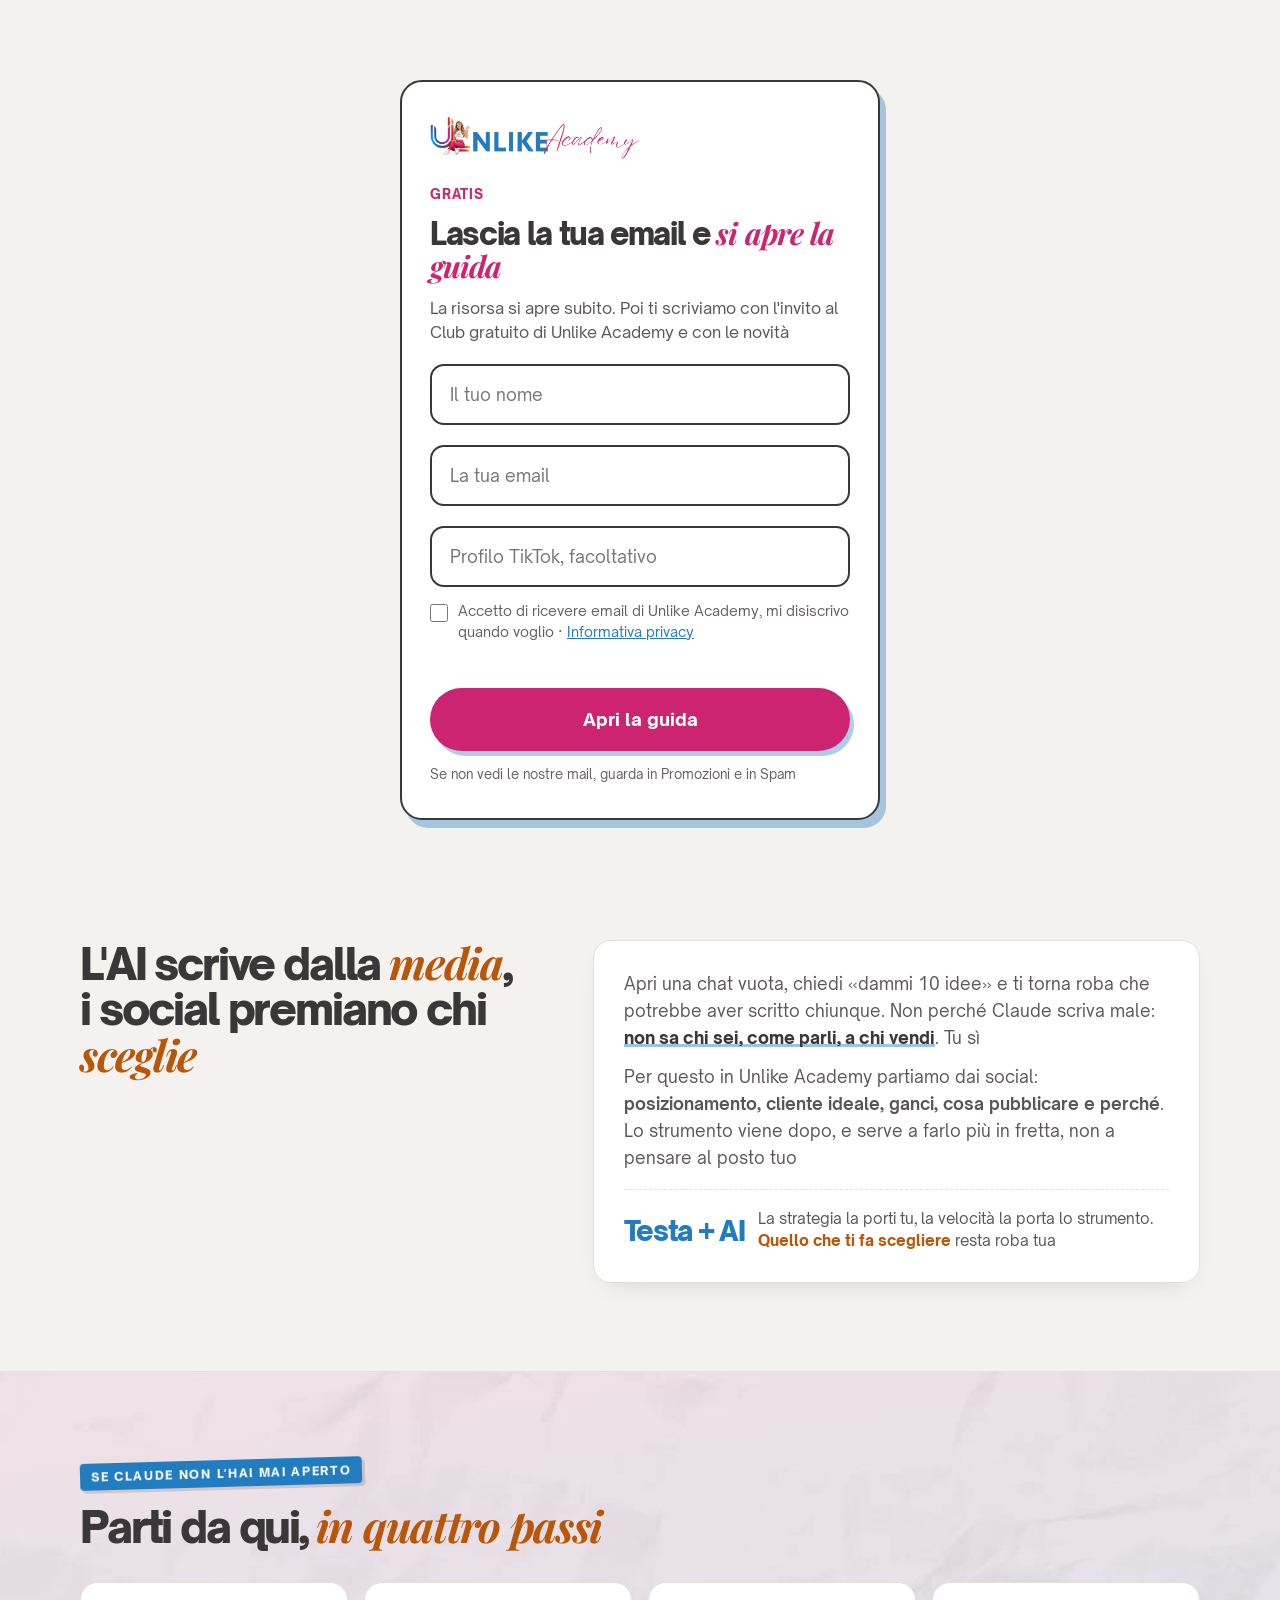
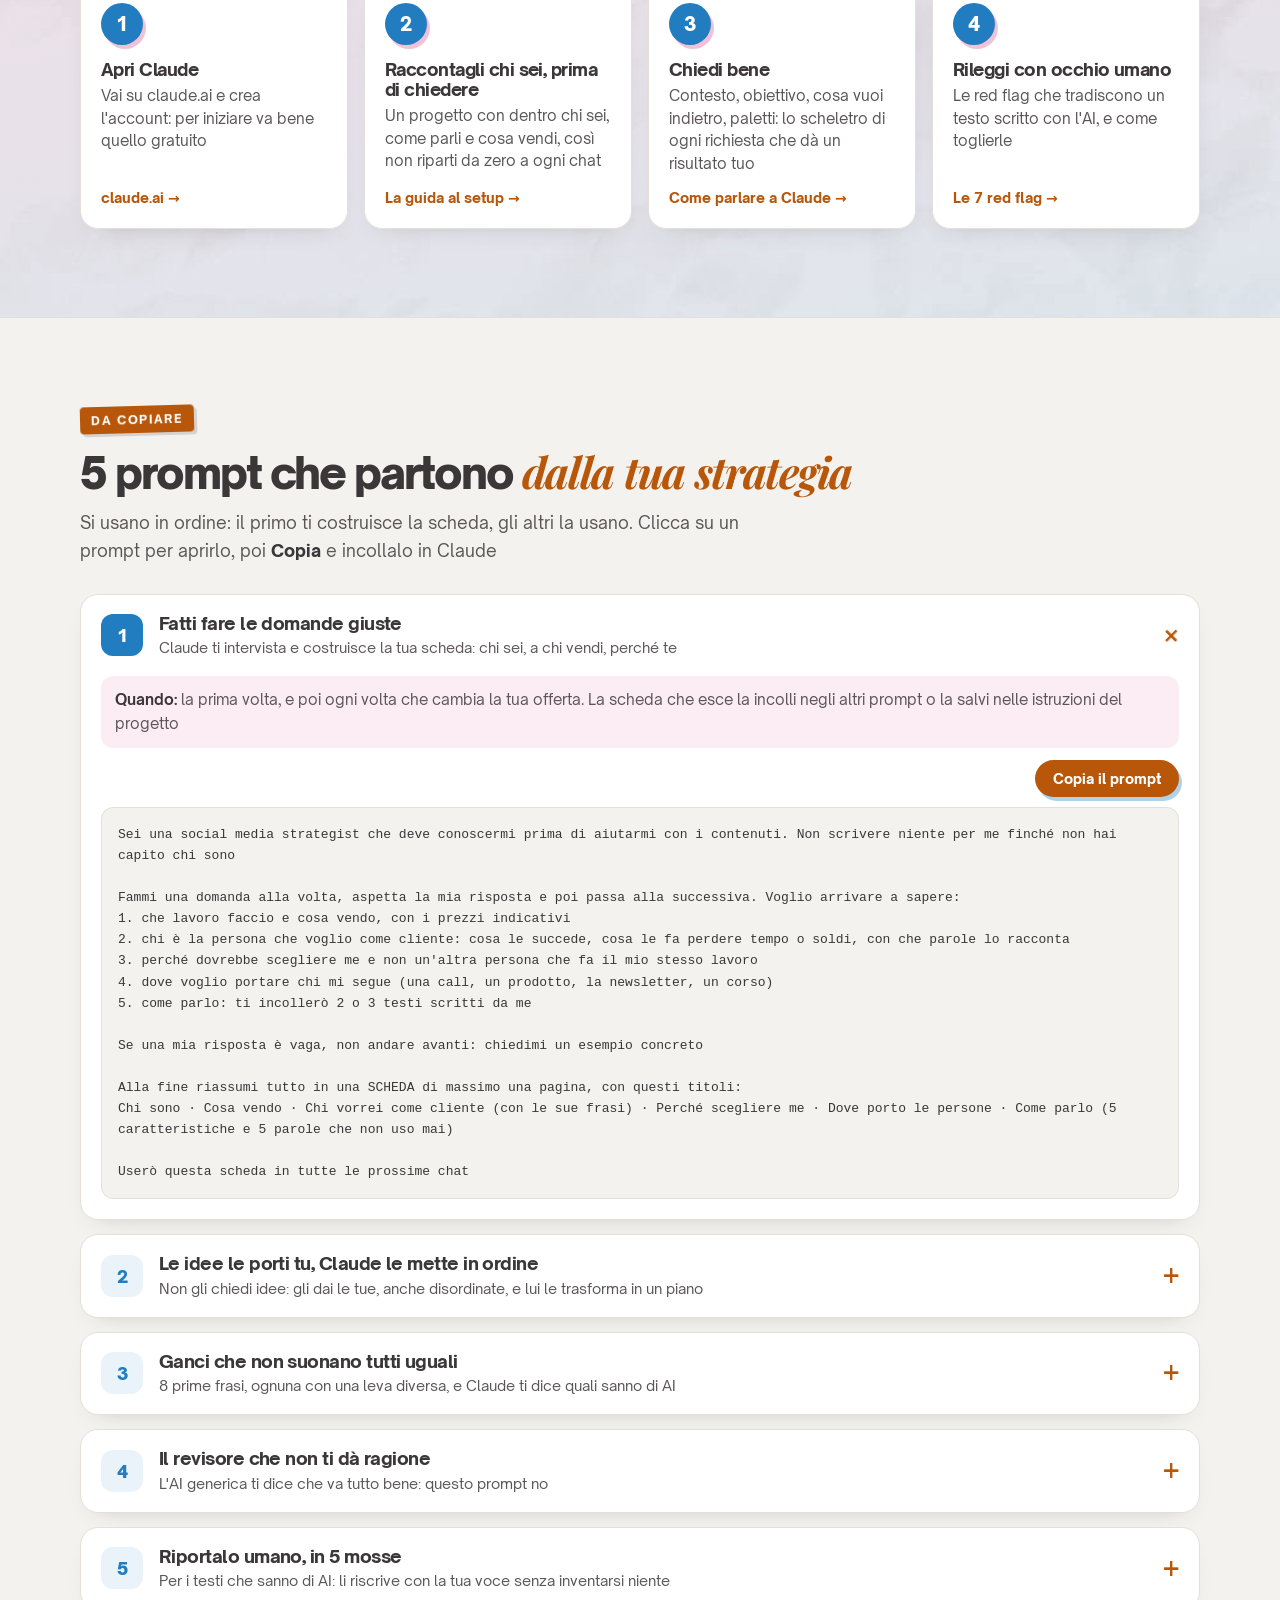
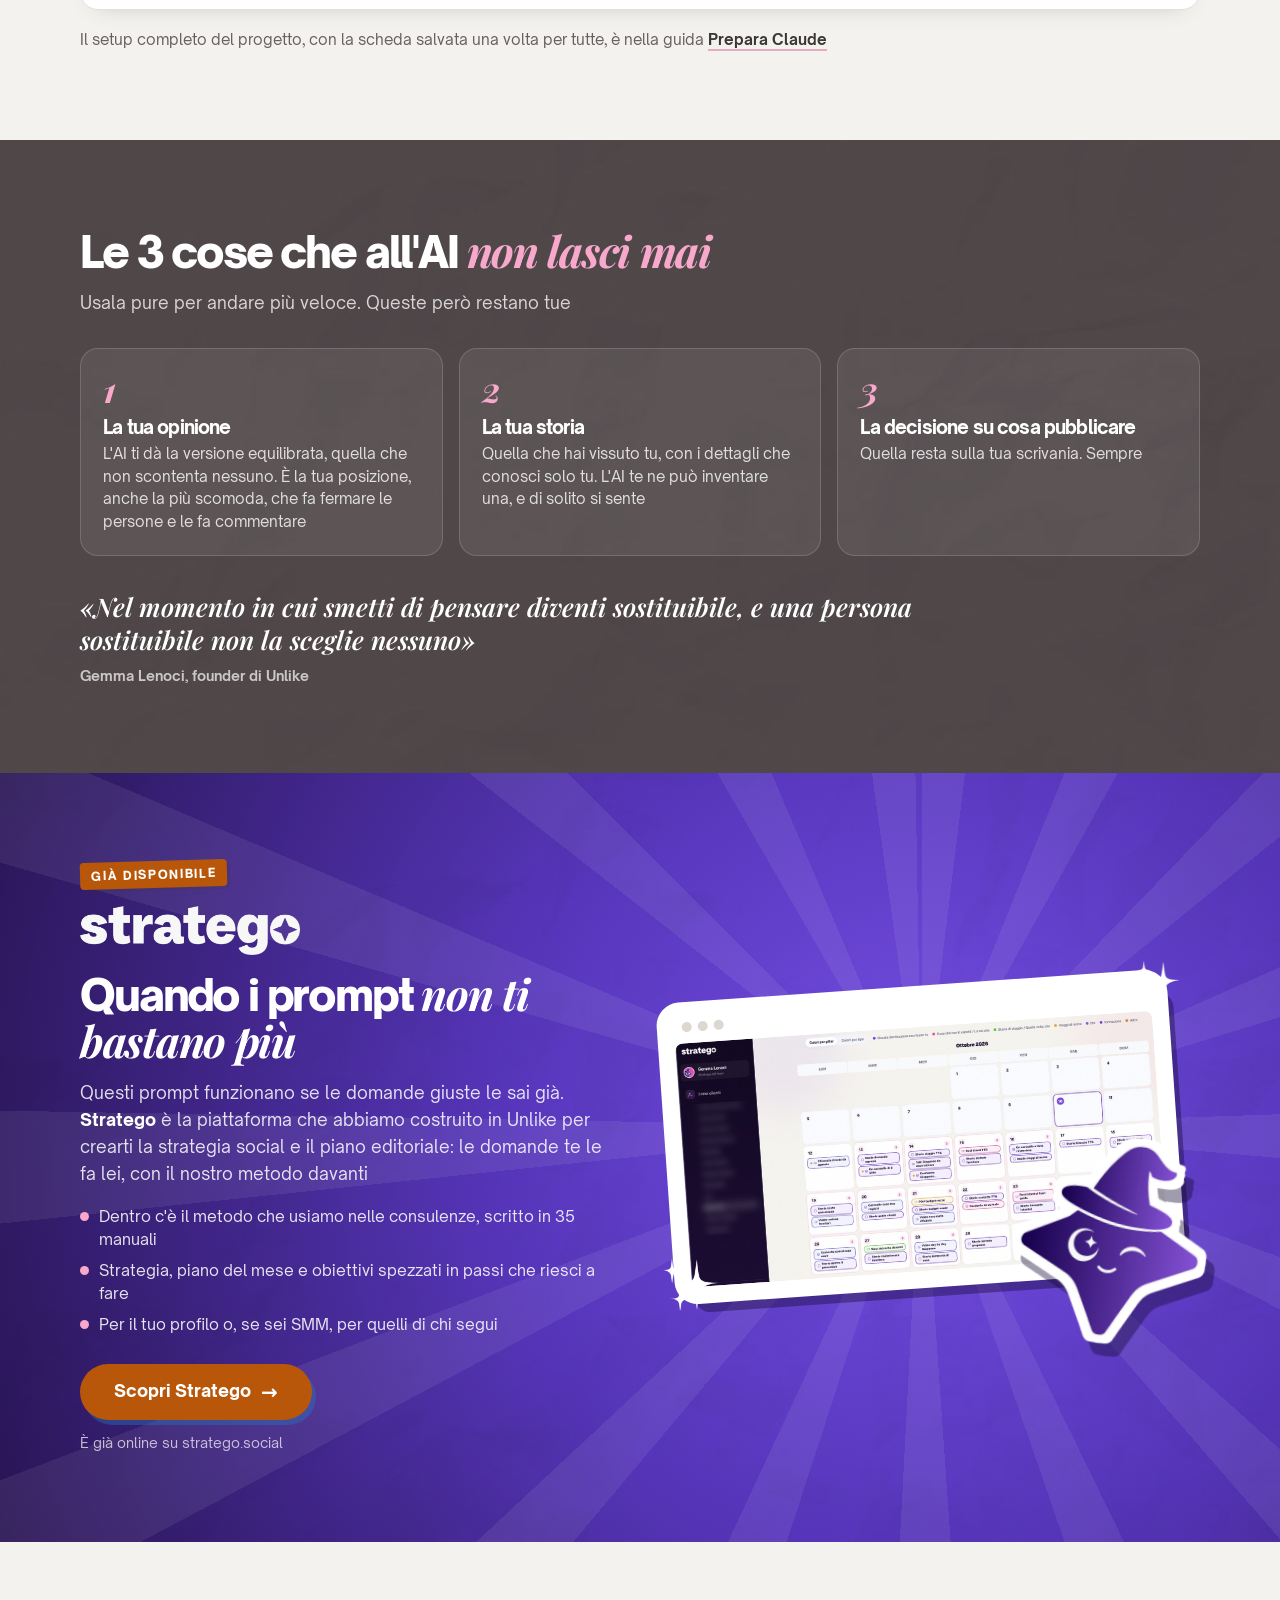
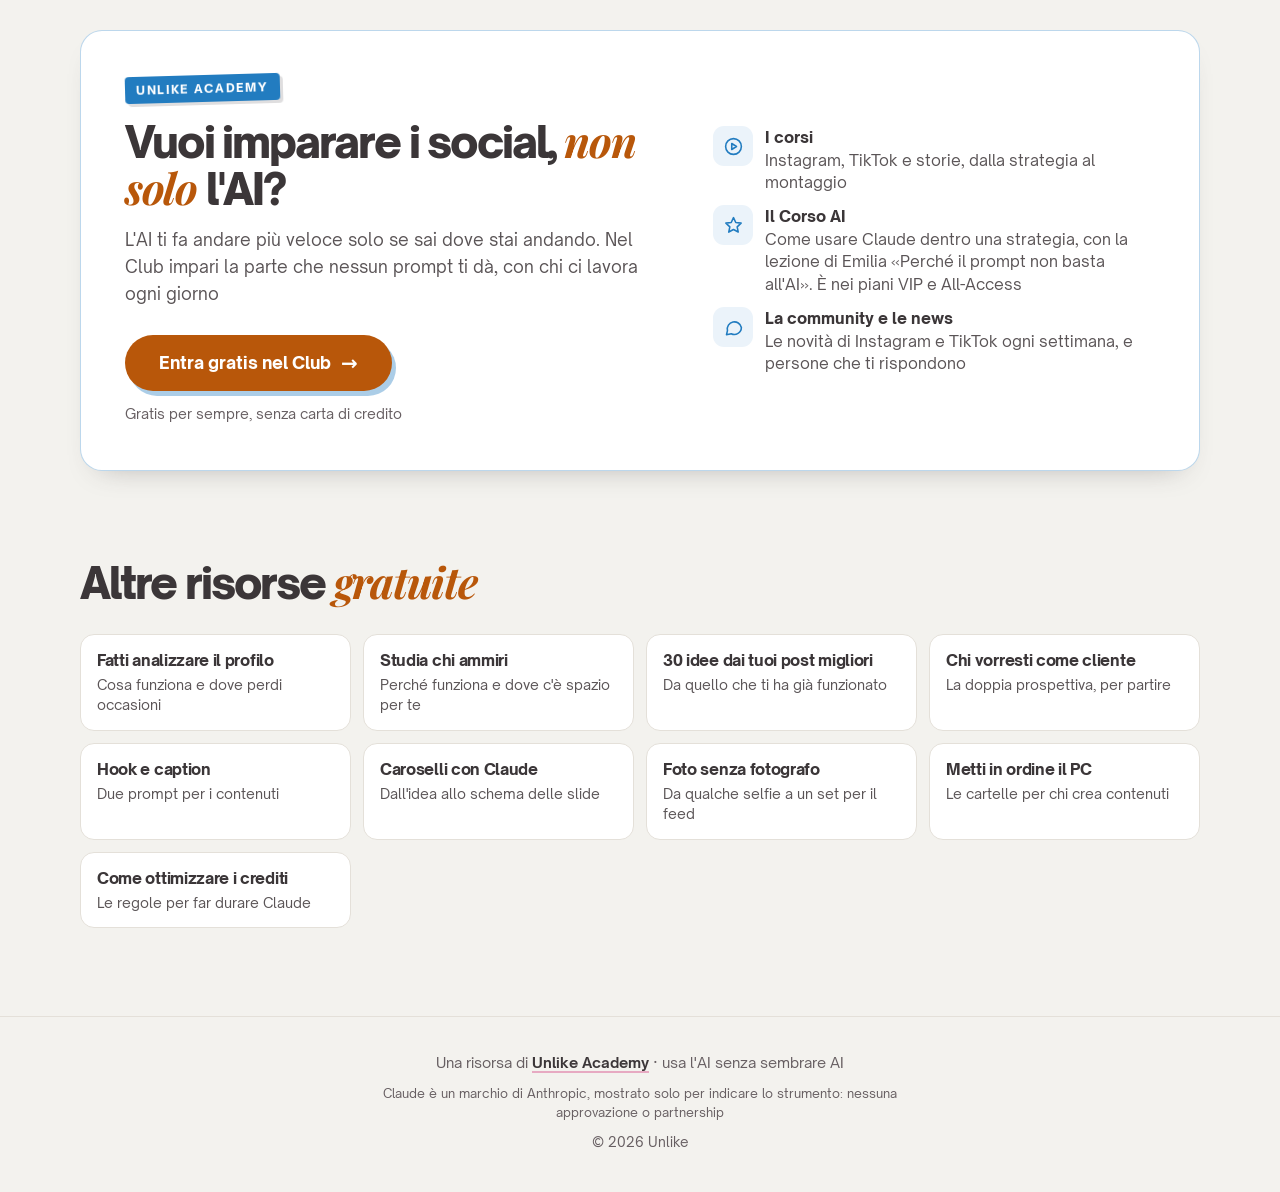
<file: tiktok/index.html>
<!doctype html>
<html lang="it">
<head>
<meta charset="utf-8">
<meta name="viewport" content="width=device-width, initial-scale=1">
<meta name="robots" content="noindex">
<title>Claude per i tuoi social · Unlike Academy</title>
<link rel="canonical" href="https://aigratis.unlikeacademy.it/">
<meta http-equiv="refresh" content="0;url=../?utm_source=tiktok&amp;utm_medium=commento&amp;utm_campaign=aigratis">
<script>location.replace('../?utm_source=tiktok&utm_medium=commento&utm_campaign=aigratis'+location.hash)</script>
<style>body{font-family:system-ui,sans-serif;background:#F3F2EE;color:#3B3638;display:flex;min-height:100vh;align-items:center;justify-content:center;margin:0}a{color:#CD2471;font-weight:700}</style>
<script src="https://academy.unlikeacademy.it/traccia.js?v=1" defer data-risorsa="aigratis"></script>
</head>
<body>
<p><a href="../?utm_source=tiktok&amp;utm_medium=commento&amp;utm_campaign=aigratis">Apri la guida</a></p>
</body>
</html>
</file>
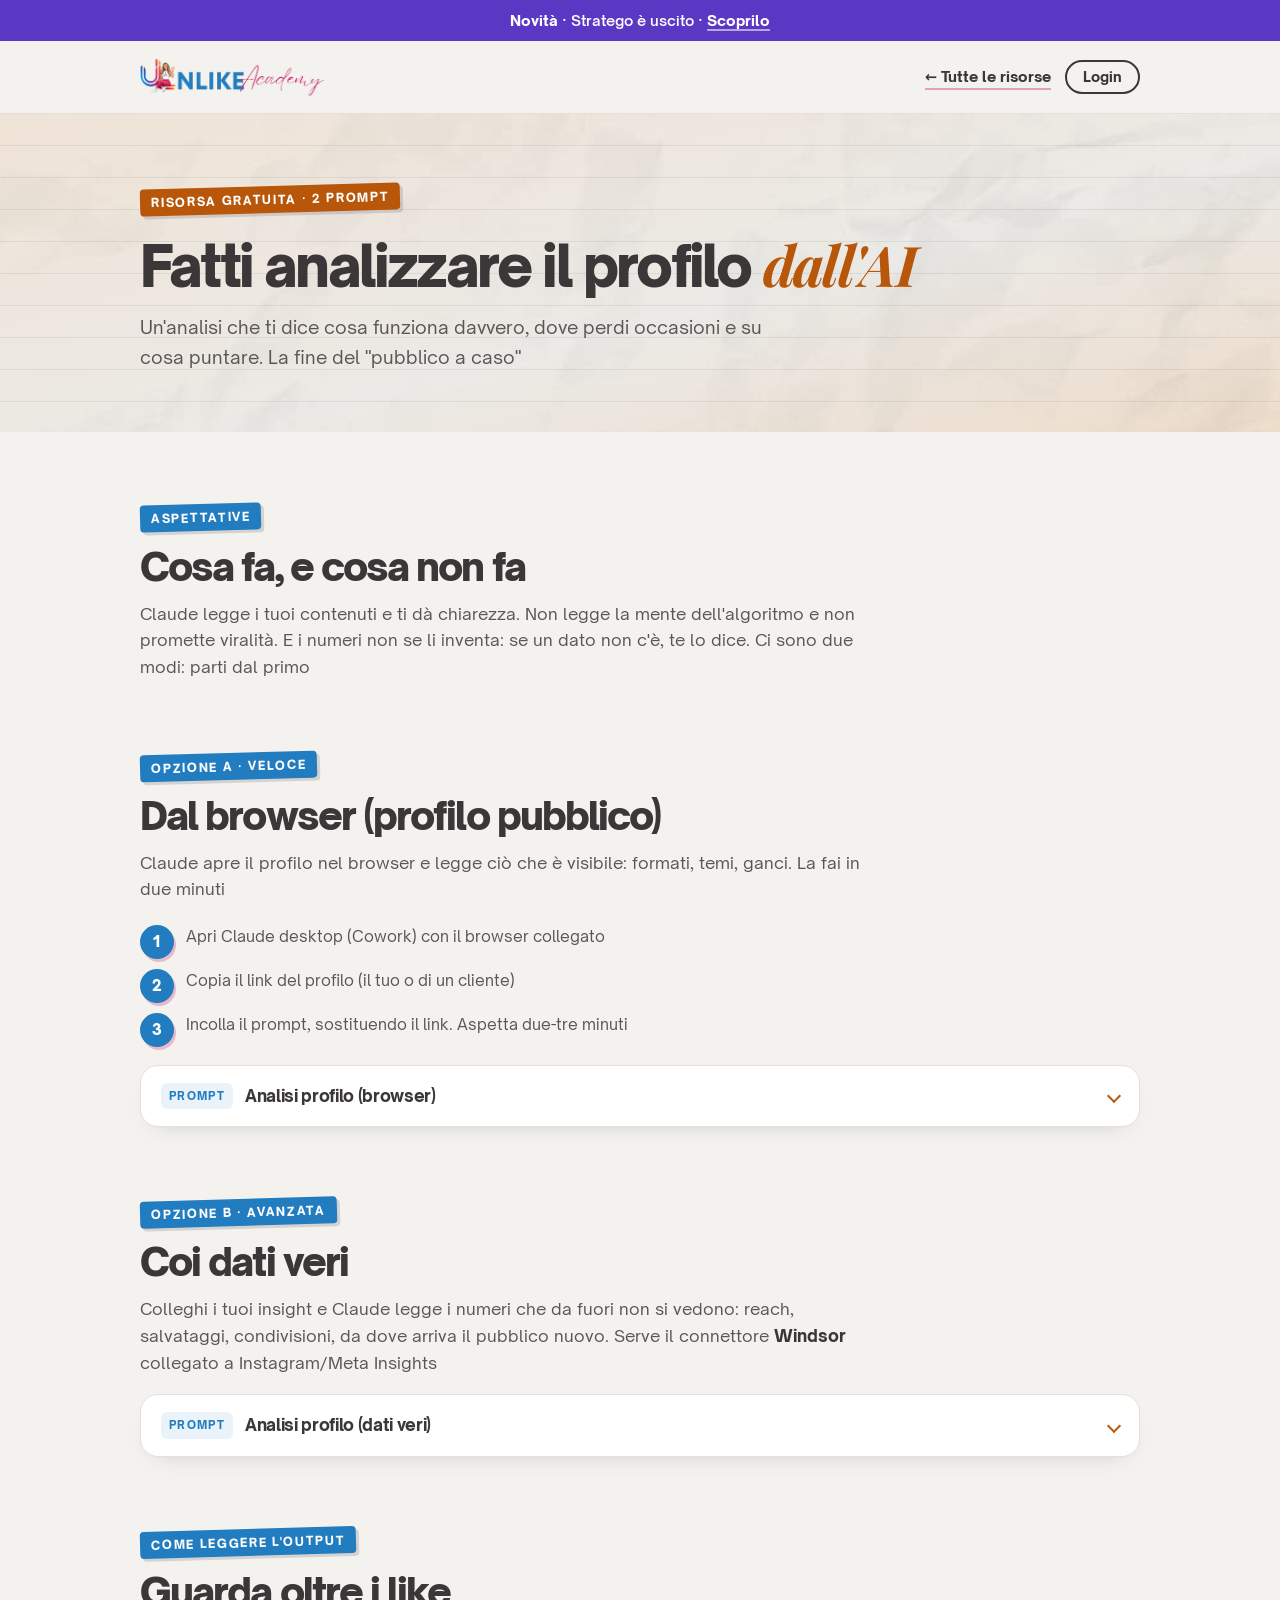
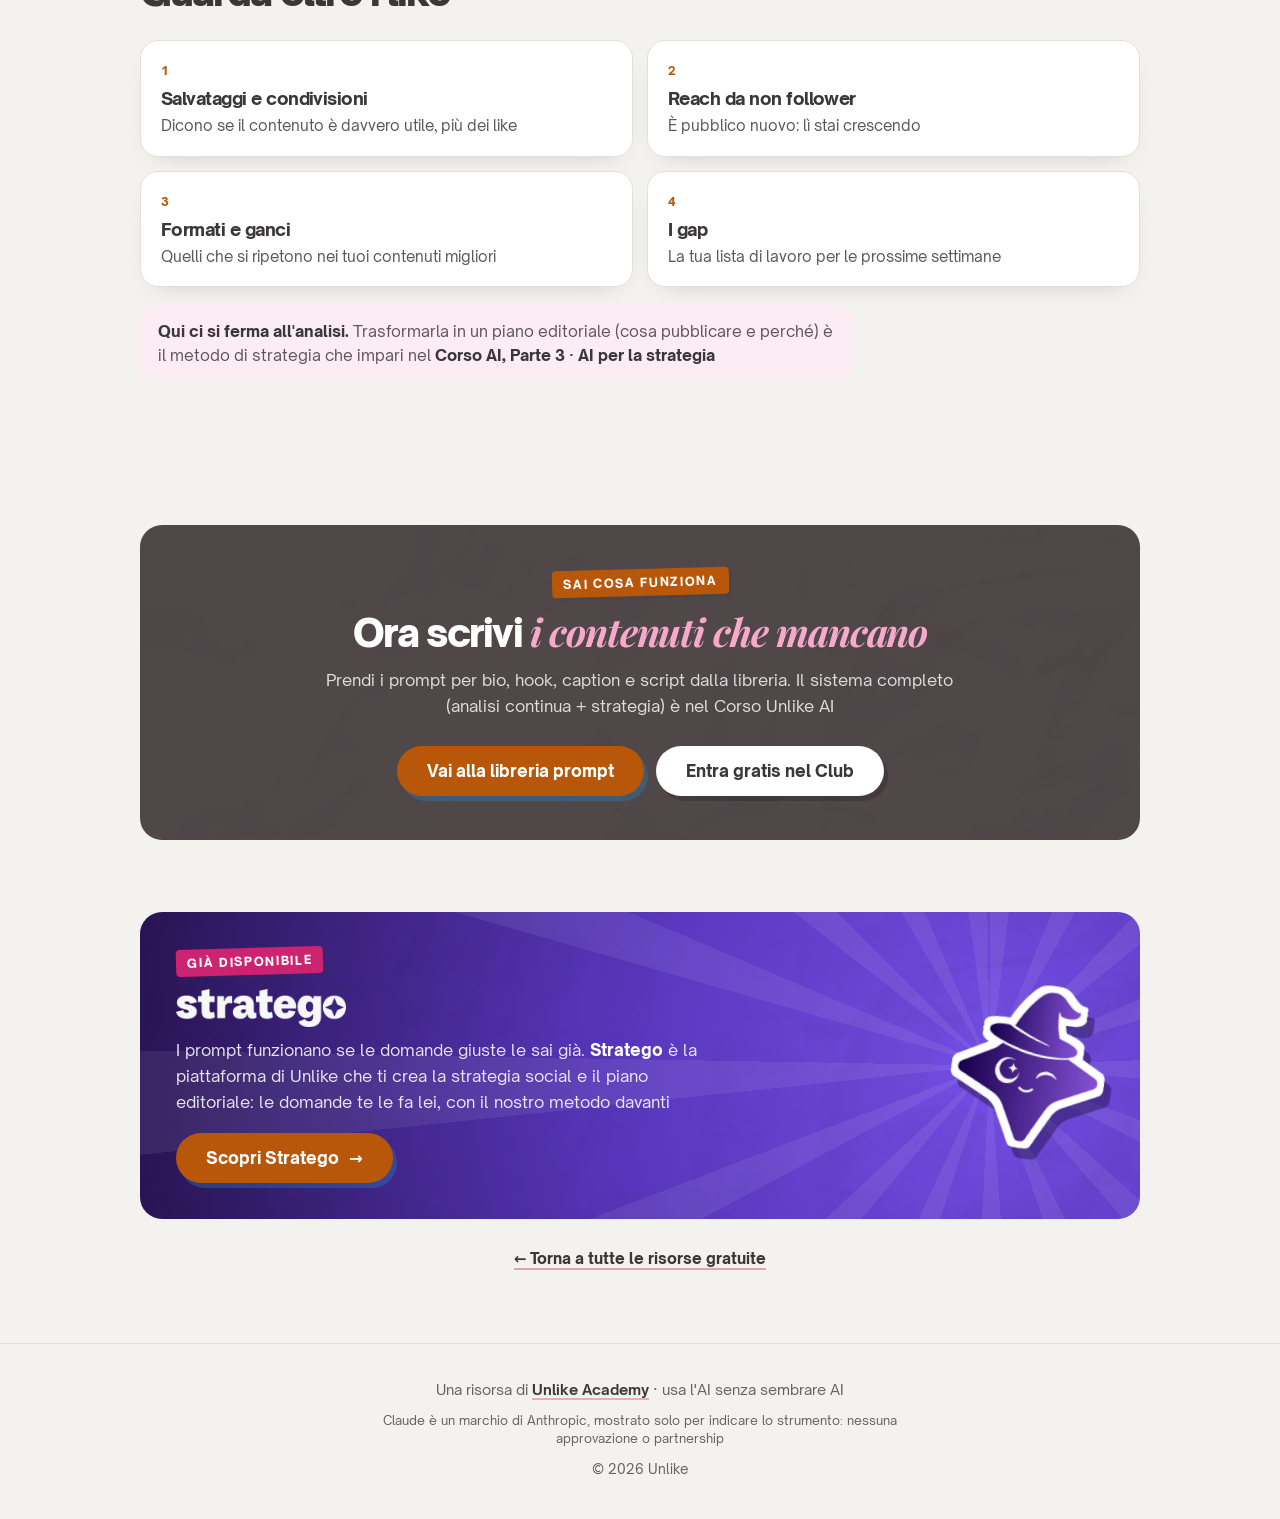
<file: analisi-profilo.html>
<!doctype html>
<html lang="it">
<head>
<meta charset="utf-8">
<meta name="viewport" content="width=device-width, initial-scale=1">
<title>Fatti analizzare il profilo dall'AI · Unlike</title>
<meta name="description" content="Un'analisi che ti dice cosa funziona davvero, dove perdi occasioni e su cosa puntare. La fine del 'pubblico a caso'">
<link rel="icon" href="assets/logo/favicon.png">
<link rel="apple-touch-icon" href="assets/logo/apple-touch-icon.png">
<link rel="preload" href="assets/fonts/open-sauce-sans-900.woff2" as="font" type="font/woff2" crossorigin>
<link rel="stylesheet" href="assets/stile.css?v=1">
<script src="https://academy.unlikeacademy.it/traccia.js?v=1" defer data-risorsa="aigratis"></script>
</head>
<body>

<a class="strip" data-live href="https://black.unlikeacademy.it/?utm_source=aigratis&amp;utm_medium=striscia&amp;utm_campaign=bf26" target="_blank" rel="noopener"><b>Live gratuita</b> giovedì 26/11 alle 19:30 · ti mostriamo Stratego dal vivo · <u>Iscriviti</u></a><script data-striscia>(function(){if(Date.now()<Date.UTC(2026,10,26,18,30))return;var s=document.querySelector('a[data-live]');if(!s)return;s.href='#stratego';s.removeAttribute('target');s.innerHTML='<b>Novità</b> · Stratego è uscito · <u>Scoprilo</u>';})()</script>
<header class="wrap hd">
  <a href="index.html"><img src="assets/logo/logo.webp" alt="Unlike Academy" width="768" height="158"></a>
  <div class="dx"><a class="back" href="index.html">&larr; Tutte le risorse</a><a class="login" href="https://club.unlikeacademy.it/sign_in" target="_blank" rel="noopener">Login</a></div>
</header>

<main>
<section class="hero"><div class="wrap">
<span class="kicker">Risorsa gratuita · 2 prompt</span>
<h1>Fatti analizzare il profilo <em>dall'AI</em></h1>
<p class="lead">Un'analisi che ti dice cosa funziona davvero, dove perdi occasioni e su cosa puntare. La fine del "pubblico a caso"</p>
</div></section>
<section><div class="wrap">
<span class="eyebrow">Aspettative</span>
<h2>Cosa fa, e cosa non fa</h2>
<p class="sub">Claude legge i tuoi contenuti e ti dà chiarezza. Non legge la mente dell'algoritmo e non promette viralità. E i numeri non se li inventa: se un dato non c'è, te lo dice. Ci sono due modi: parti dal primo</p>
</div></section>
<section style="padding-top:0;"><div class="wrap">
<span class="eyebrow">Opzione A · veloce</span>
<h2>Dal browser (profilo pubblico)</h2>
<p class="sub">Claude apre il profilo nel browser e legge ciò che è visibile: formati, temi, ganci. La fai in due minuti</p>
<ol class="steps">
<li>Apri Claude desktop (Cowork) con il browser collegato</li>
<li>Copia il link del profilo (il tuo o di un cliente)</li>
<li>Incolla il prompt, sostituendo il link. Aspetta due-tre minuti</li>
</ol>
<details class="prompt"><summary>Analisi profilo (browser)<span class="chev"></span></summary>
<div class="pact"><button class="copy-btn" data-target="p-chrome" type="button">Copia il prompt</button></div>
<pre id="p-chrome">Sei un analista di social media strategy. Analizza questo profilo Instagram pubblico: [LINK PROFILO].

Collegati al browser, apri il profilo e guarda gli ultimi 12-15 post. Per ognuno raccogli ciò che è visibile: formato (reel / carosello / post singolo), tema, il gancio della cover o della prima riga, e like/commenti se leggibili.

Poi restituiscimi un file .md con:
1. Snapshot del profilo: bio, posizionamento percepito in 3 secondi, coerenza.
2. I pillar su cui sto già puntando e quali stanno reggendo.
3. I pattern di gancio che uso (e quali funzionano meglio).
4. Mix di formati: cosa pubblico di più e cosa manca.
5. I 5 gap principali da colmare, concreti, con esempi.

Non inventare numeri che non vedi. Se un dato non è visibile, scrivilo. Parla diretto, niente fuffa. Salva il file come "analisi-profilo-[data]".</pre>
</details>
</div></section>
<section style="padding-top:0;"><div class="wrap">
<span class="eyebrow">Opzione B · avanzata</span>
<h2>Coi dati veri</h2>
<p class="sub">Colleghi i tuoi insight e Claude legge i numeri che da fuori non si vedono: reach, salvataggi, condivisioni, da dove arriva il pubblico nuovo. Serve il connettore <b>Windsor</b> collegato a Instagram/Meta Insights</p>
<details class="prompt"><summary>Analisi profilo (dati veri)<span class="chev"></span></summary>
<div class="pact"><button class="copy-btn" data-target="p-windsor" type="button">Copia il prompt</button></div>
<pre id="p-windsor">Ho collegato Windsor con i dati Instagram/Meta Insights del mio account.

1. Prendi i post degli ultimi 90 giorni con: data, formato, reach, impression, salvataggi, condivisioni, commenti, like, e provenienza del traffico (esplora / follower / audio / hashtag).
2. Dimmi i 5 contenuti TOP per salvataggi + condivisioni (non per like) e cosa hanno in comune.
3. Dimmi i 5 contenuti "zombie": tanta reach ma zero salvataggi o condivisioni, e perché non convertono in attenzione.
4. Quale formato e quale tema mi porta più reach NON da follower (pubblico nuovo).
5. Dammi 3 azioni concrete per le prossime 2 settimane.

Niente fuffa, numeri alla mano. Se un dato manca, segnalalo invece di inventarlo.</pre>
</details>
</div></section>
<section style="padding-top:0;"><div class="wrap">
<span class="eyebrow">Come leggere l'output</span>
<h2>Guarda oltre i like</h2>
<div class="parts two">
<div class="part"><div class="no">1</div><h3>Salvataggi e condivisioni</h3><p>Dicono se il contenuto è davvero utile, più dei like</p></div>
<div class="part"><div class="no">2</div><h3>Reach da non follower</h3><p>È pubblico nuovo: lì stai crescendo</p></div>
<div class="part"><div class="no">3</div><h3>Formati e ganci</h3><p>Quelli che si ripetono nei tuoi contenuti migliori</p></div>
<div class="part"><div class="no">4</div><h3>I gap</h3><p>La tua lista di lavoro per le prossime settimane</p></div>
</div>
<div class="note"><b>Qui ci si ferma all'analisi.</b> Trasformarla in un piano editoriale (cosa pubblicare e perché) è il metodo di strategia che impari nel <b>Corso AI, Parte 3 · AI per la strategia</b></div>
</div></section>
<section><div class="wrap"><div class="systembox">
<span class="eyebrow">Sai cosa funziona</span>
<h2>Ora scrivi <em>i contenuti che mancano</em></h2>
<p>Prendi i prompt per bio, hook, caption e script dalla libreria. Il sistema completo (analisi continua + strategia) è nel Corso Unlike AI</p>
<div class="btns"><a class="btn" href="libreria-prompt.html">Vai alla libreria prompt</a><a class="btn btn-chiaro" href="https://entra.unlikeacademy.it/?utm_source=aigratis&amp;utm_medium=chiusura&amp;utm_campaign=claude">Entra gratis nel Club</a></div>
</div></div></section>

<section id="stratego" style="padding-top:0"><div class="wrap">
  <div class="stbanner">
    <div>
      <span class="eyebrow" style="background:#CD2471">Già disponibile</span>
      <img class="wm" src="assets/stratego/stratego-wordmark-bianco.png" alt="Stratego" width="800" height="179">
      <p>I prompt funzionano se le domande giuste le sai già. <b>Stratego</b> è la piattaforma di Unlike che ti crea la strategia social e il piano editoriale: le domande te le fa lei, con il nostro metodo davanti</p>
      <a class="btn" href="https://stratego.social/?utm_source=aigratis&amp;utm_medium=banner-pagine&amp;utm_campaign=claude" target="_blank" rel="noopener">Scopri Stratego <span>&rarr;</span></a>
    </div>
    <img class="mago" src="assets/stratego/mascotte.png" alt="" width="390" height="420">
  </div>
  <p class="backlib"><a href="index.html">&larr; Torna a tutte le risorse gratuite</a></p>
</div></section>
</main>

<footer><div class="wrap">
  <p>Una risorsa di <a href="https://entra.unlikeacademy.it/?utm_source=aigratis&amp;utm_medium=footer&amp;utm_campaign=claude">Unlike Academy</a> · usa l'AI senza sembrare AI</p>
  <p class="marchi">Claude è un marchio di Anthropic, mostrato solo per indicare lo strumento: nessuna approvazione o partnership</p><p>© 2026 Unlike</p>
</div></footer>

<script>
document.querySelectorAll('.copy-btn').forEach(function(b){b.addEventListener('click',function(e){e.preventDefault();
  var p=document.getElementById(b.dataset.target);if(!p)return;var t=p.innerText;
  var ok=function(){var o=b.textContent;b.textContent='Copiato ✓';b.classList.add('done');setTimeout(function(){b.textContent=o;b.classList.remove('done')},1800)};
  if(navigator.clipboard&&navigator.clipboard.writeText){navigator.clipboard.writeText(t).then(ok).catch(function(){fb(t,ok)})}else{fb(t,ok)}
})});
function fb(t,c){var a=document.createElement('textarea');a.value=t;a.style.position='fixed';a.style.opacity='0';document.body.appendChild(a);a.select();try{document.execCommand('copy')}catch(e){}document.body.removeChild(a);c()}
</script>

</body>
</html>
</file>
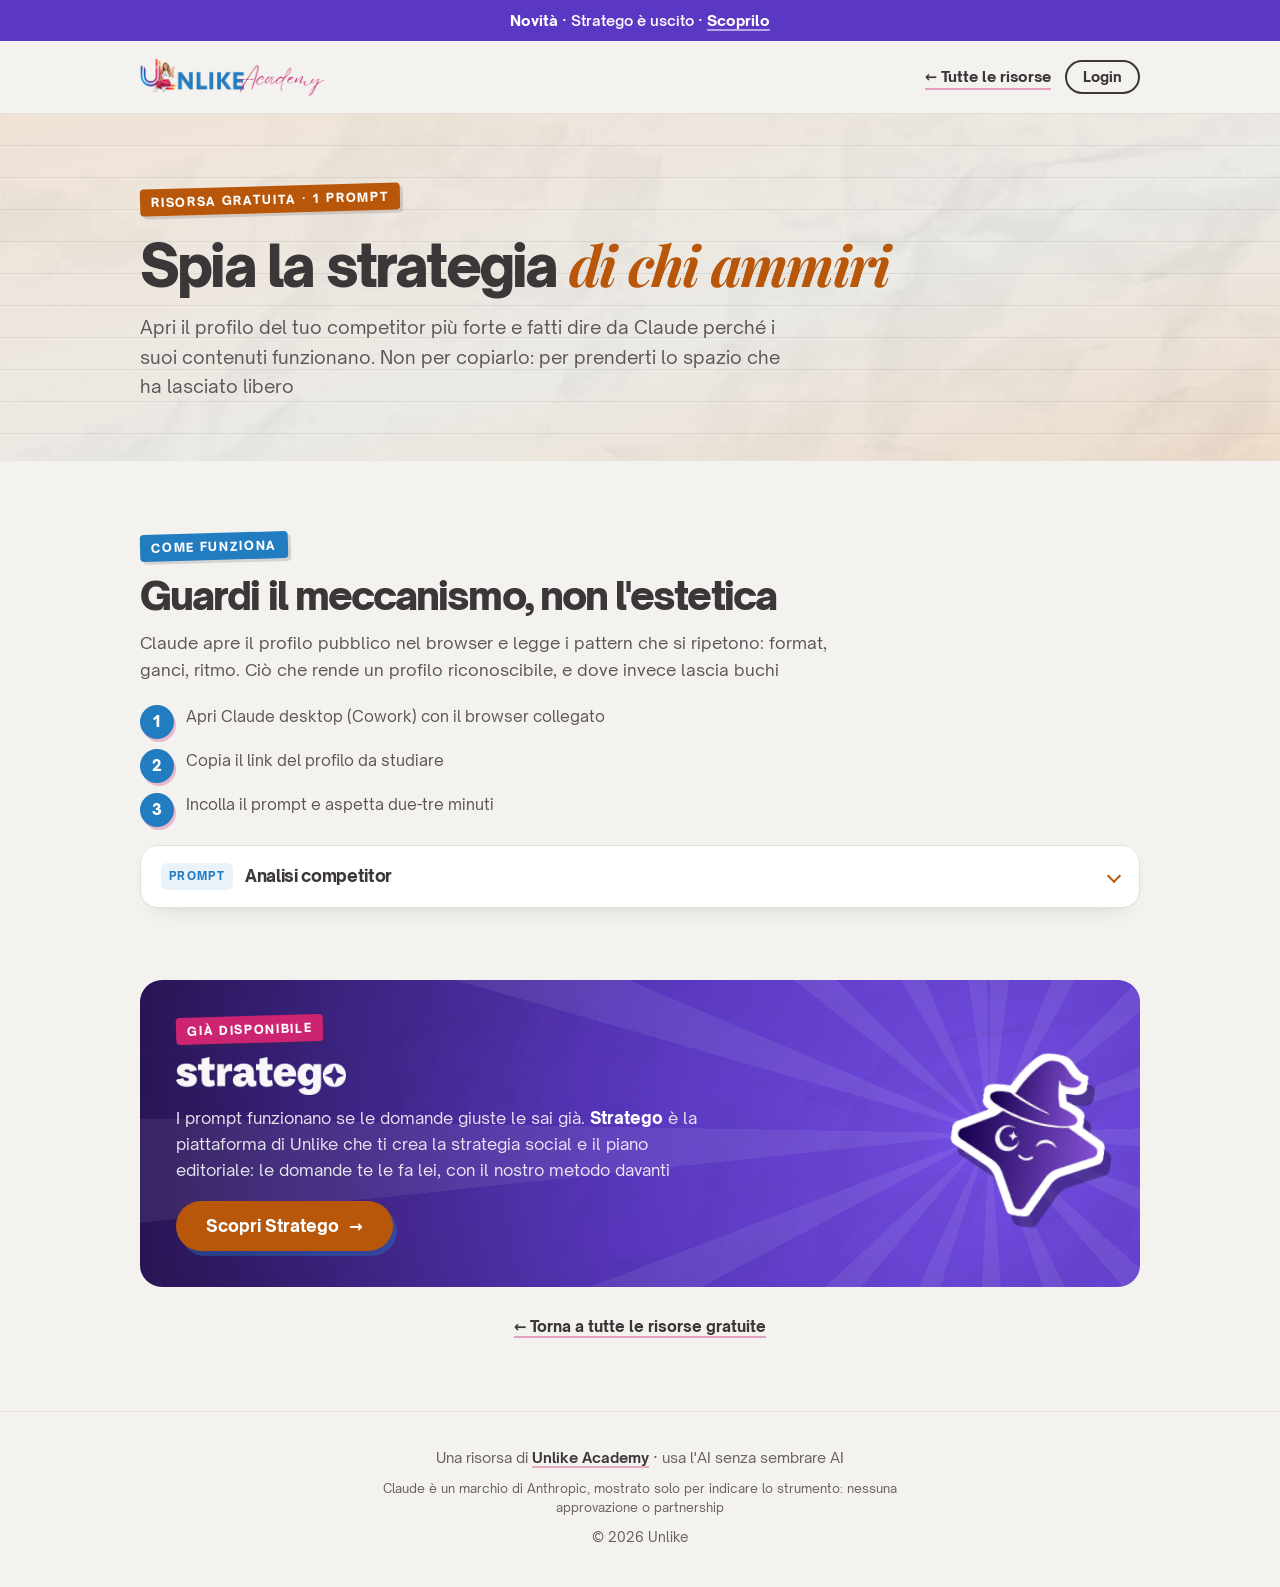
<file: analizza-competitor.html>
<!doctype html>
<html lang="it">
<head>
<meta charset="utf-8">
<meta name="viewport" content="width=device-width, initial-scale=1">
<title>Spia la strategia di chi ammiri · Unlike</title>
<meta name="description" content="Apri il profilo del tuo competitor più forte e fatti dire da Claude perché i suoi contenuti funzionano. Non per copiarlo: per prenderti lo spazio che ha la">
<link rel="icon" href="assets/logo/favicon.png">
<link rel="apple-touch-icon" href="assets/logo/apple-touch-icon.png">
<link rel="preload" href="assets/fonts/open-sauce-sans-900.woff2" as="font" type="font/woff2" crossorigin>
<link rel="stylesheet" href="assets/stile.css?v=1">
<script src="https://academy.unlikeacademy.it/traccia.js?v=1" defer data-risorsa="aigratis"></script>
</head>
<body>

<a class="strip" data-live href="https://black.unlikeacademy.it/?utm_source=aigratis&amp;utm_medium=striscia&amp;utm_campaign=bf26" target="_blank" rel="noopener"><b>Live gratuita</b> giovedì 26/11 alle 19:30 · ti mostriamo Stratego dal vivo · <u>Iscriviti</u></a><script data-striscia>(function(){if(Date.now()<Date.UTC(2026,10,26,18,30))return;var s=document.querySelector('a[data-live]');if(!s)return;s.href='#stratego';s.removeAttribute('target');s.innerHTML='<b>Novità</b> · Stratego è uscito · <u>Scoprilo</u>';})()</script>
<header class="wrap hd">
  <a href="index.html"><img src="assets/logo/logo.webp" alt="Unlike Academy" width="768" height="158"></a>
  <div class="dx"><a class="back" href="index.html">&larr; Tutte le risorse</a><a class="login" href="https://club.unlikeacademy.it/sign_in" target="_blank" rel="noopener">Login</a></div>
</header>

<main>
<section class="hero"><div class="wrap"><span class="kicker">Risorsa gratuita · 1 prompt</span><h1>Spia la strategia <em>di chi ammiri</em></h1><p class="lead">Apri il profilo del tuo competitor più forte e fatti dire da Claude perché i suoi contenuti funzionano. Non per copiarlo: per prenderti lo spazio che ha lasciato libero</p></div></section><section><div class="wrap"><span class="eyebrow">Come funziona</span><h2>Guardi il meccanismo, non l'estetica</h2><p class="sub">Claude apre il profilo pubblico nel browser e legge i pattern che si ripetono: format, ganci, ritmo. Ciò che rende un profilo riconoscibile, e dove invece lascia buchi</p><ol class="steps"><li>Apri Claude desktop (Cowork) con il browser collegato</li><li>Copia il link del profilo da studiare</li><li>Incolla il prompt e aspetta due-tre minuti</li></ol><details class="prompt"><summary>Analisi competitor<span class="chev"></span></summary><div class="pact"><button class="copy-btn" data-target="p-comp" type="button">Copia il prompt</button></div><pre id="p-comp">Sei un analista di social media strategy. Analizza questo profilo Instagram pubblico di un creator/competitor che ammiro: [LINK PROFILO].

Collegati al browser, apri il profilo e guarda gli ultimi 15-20 post. Per ognuno raccogli ciò che è visibile: formato (reel / carosello / post singolo), tema, il gancio della cover o della prima riga, like/commenti se leggibili.

Poi restituiscimi un file .md con:
1. I 3 format che gli portano più pubblico NUOVO (non follower) e perché.
2. I pattern di gancio che ripete di più.
3. Il ritmo: quanto pubblica e cosa alterna.
4. Il posizionamento in 3 secondi: che promessa fa, contro chi si posiziona.
5. Lo SPAZIO VUOTO: cosa NON sta coprendo, dove un profilo come il mio ([la tua nicchia]) può entrare senza farne la fotocopia.

Regole: non inventare numeri che non vedi. Non voglio copiarlo, voglio capire il meccanismo. Parla diretto, niente fuffa. Salva come "analisi-competitor-[data]".</pre></details></div></section>

<section id="stratego" style="padding-top:0"><div class="wrap">
  <div class="stbanner">
    <div>
      <span class="eyebrow" style="background:#CD2471">Già disponibile</span>
      <img class="wm" src="assets/stratego/stratego-wordmark-bianco.png" alt="Stratego" width="800" height="179">
      <p>I prompt funzionano se le domande giuste le sai già. <b>Stratego</b> è la piattaforma di Unlike che ti crea la strategia social e il piano editoriale: le domande te le fa lei, con il nostro metodo davanti</p>
      <a class="btn" href="https://stratego.social/?utm_source=aigratis&amp;utm_medium=banner-pagine&amp;utm_campaign=claude" target="_blank" rel="noopener">Scopri Stratego <span>&rarr;</span></a>
    </div>
    <img class="mago" src="assets/stratego/mascotte.png" alt="" width="390" height="420">
  </div>
  <p class="backlib"><a href="index.html">&larr; Torna a tutte le risorse gratuite</a></p>
</div></section>
</main>

<footer><div class="wrap">
  <p>Una risorsa di <a href="https://entra.unlikeacademy.it/?utm_source=aigratis&amp;utm_medium=footer&amp;utm_campaign=claude">Unlike Academy</a> · usa l'AI senza sembrare AI</p>
  <p class="marchi">Claude è un marchio di Anthropic, mostrato solo per indicare lo strumento: nessuna approvazione o partnership</p><p>© 2026 Unlike</p>
</div></footer>

<script>
document.querySelectorAll('.copy-btn').forEach(function(b){b.addEventListener('click',function(e){e.preventDefault();
  var p=document.getElementById(b.dataset.target);if(!p)return;var t=p.innerText;
  var ok=function(){var o=b.textContent;b.textContent='Copiato ✓';b.classList.add('done');setTimeout(function(){b.textContent=o;b.classList.remove('done')},1800)};
  if(navigator.clipboard&&navigator.clipboard.writeText){navigator.clipboard.writeText(t).then(ok).catch(function(){fb(t,ok)})}else{fb(t,ok)}
})});
function fb(t,c){var a=document.createElement('textarea');a.value=t;a.style.position='fixed';a.style.opacity='0';document.body.appendChild(a);a.select();try{document.execCommand('copy')}catch(e){}document.body.removeChild(a);c()}
</script>

</body>
</html>
</file>
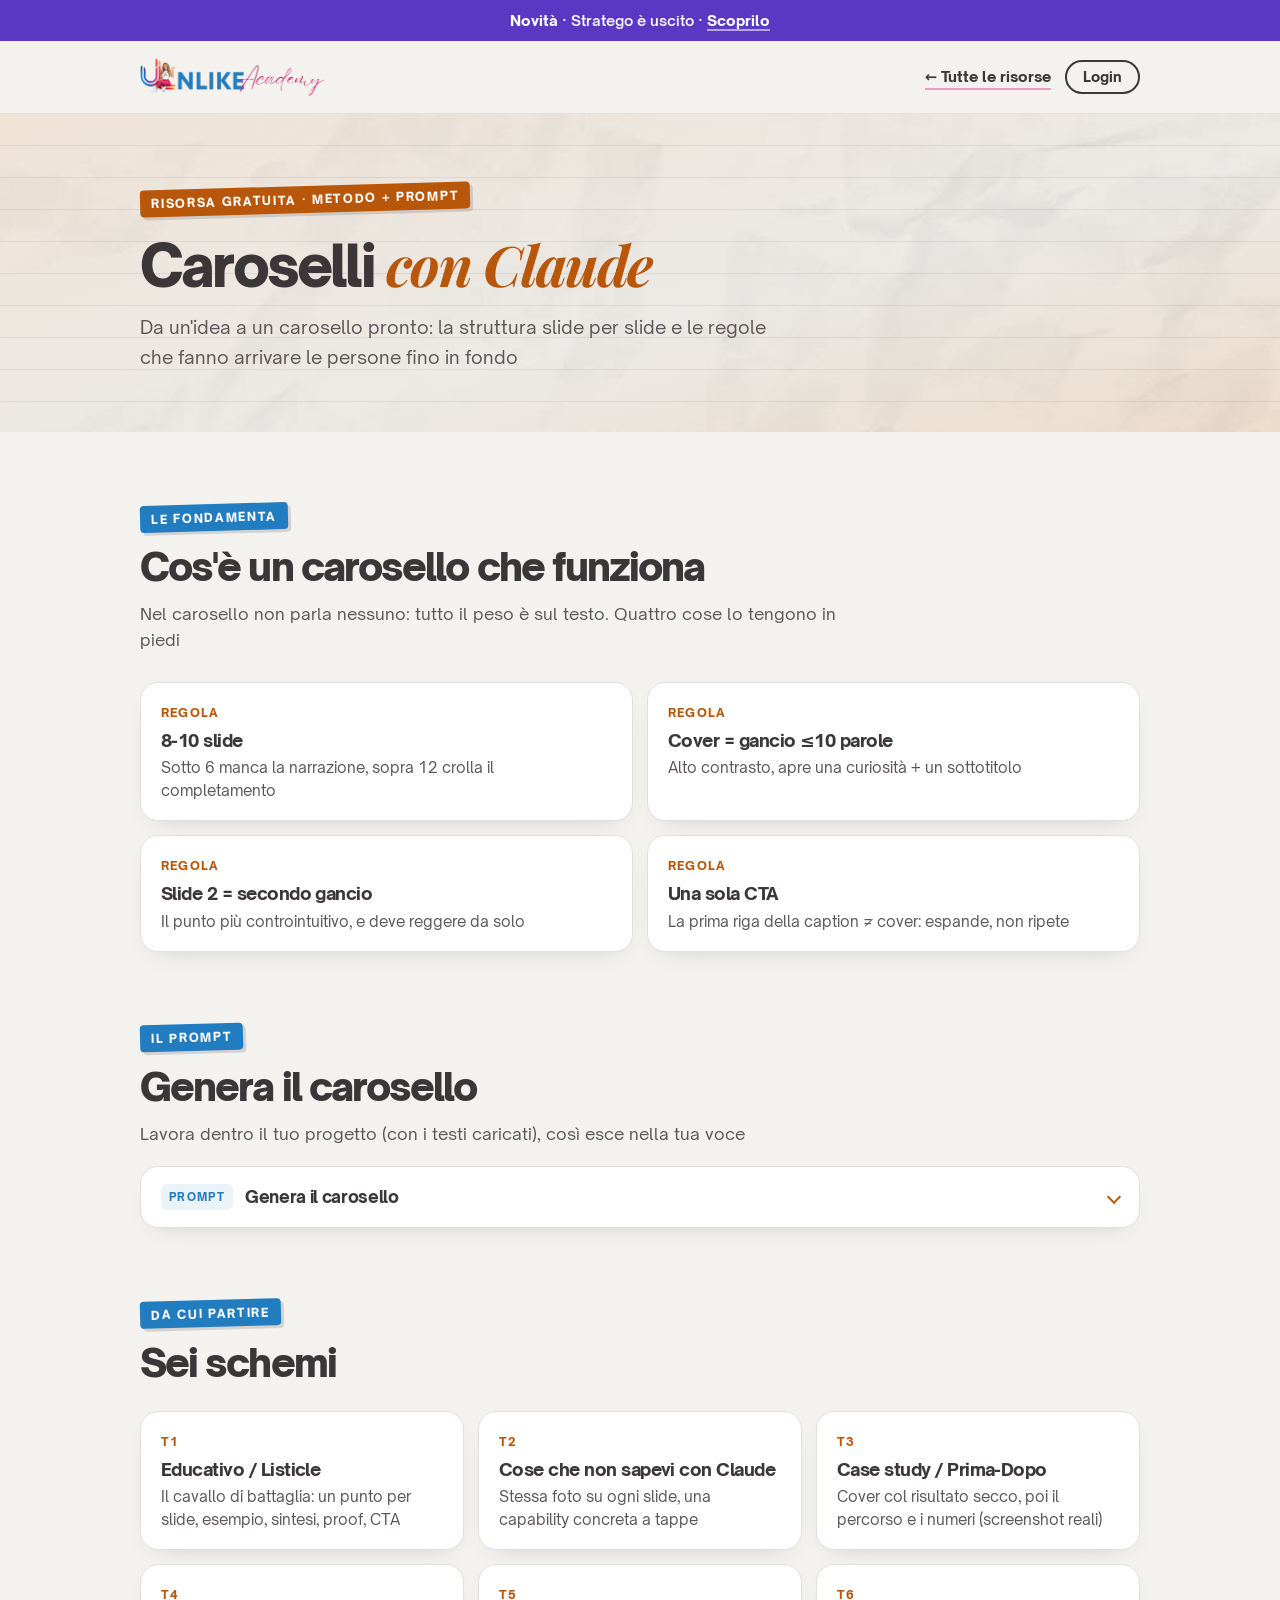
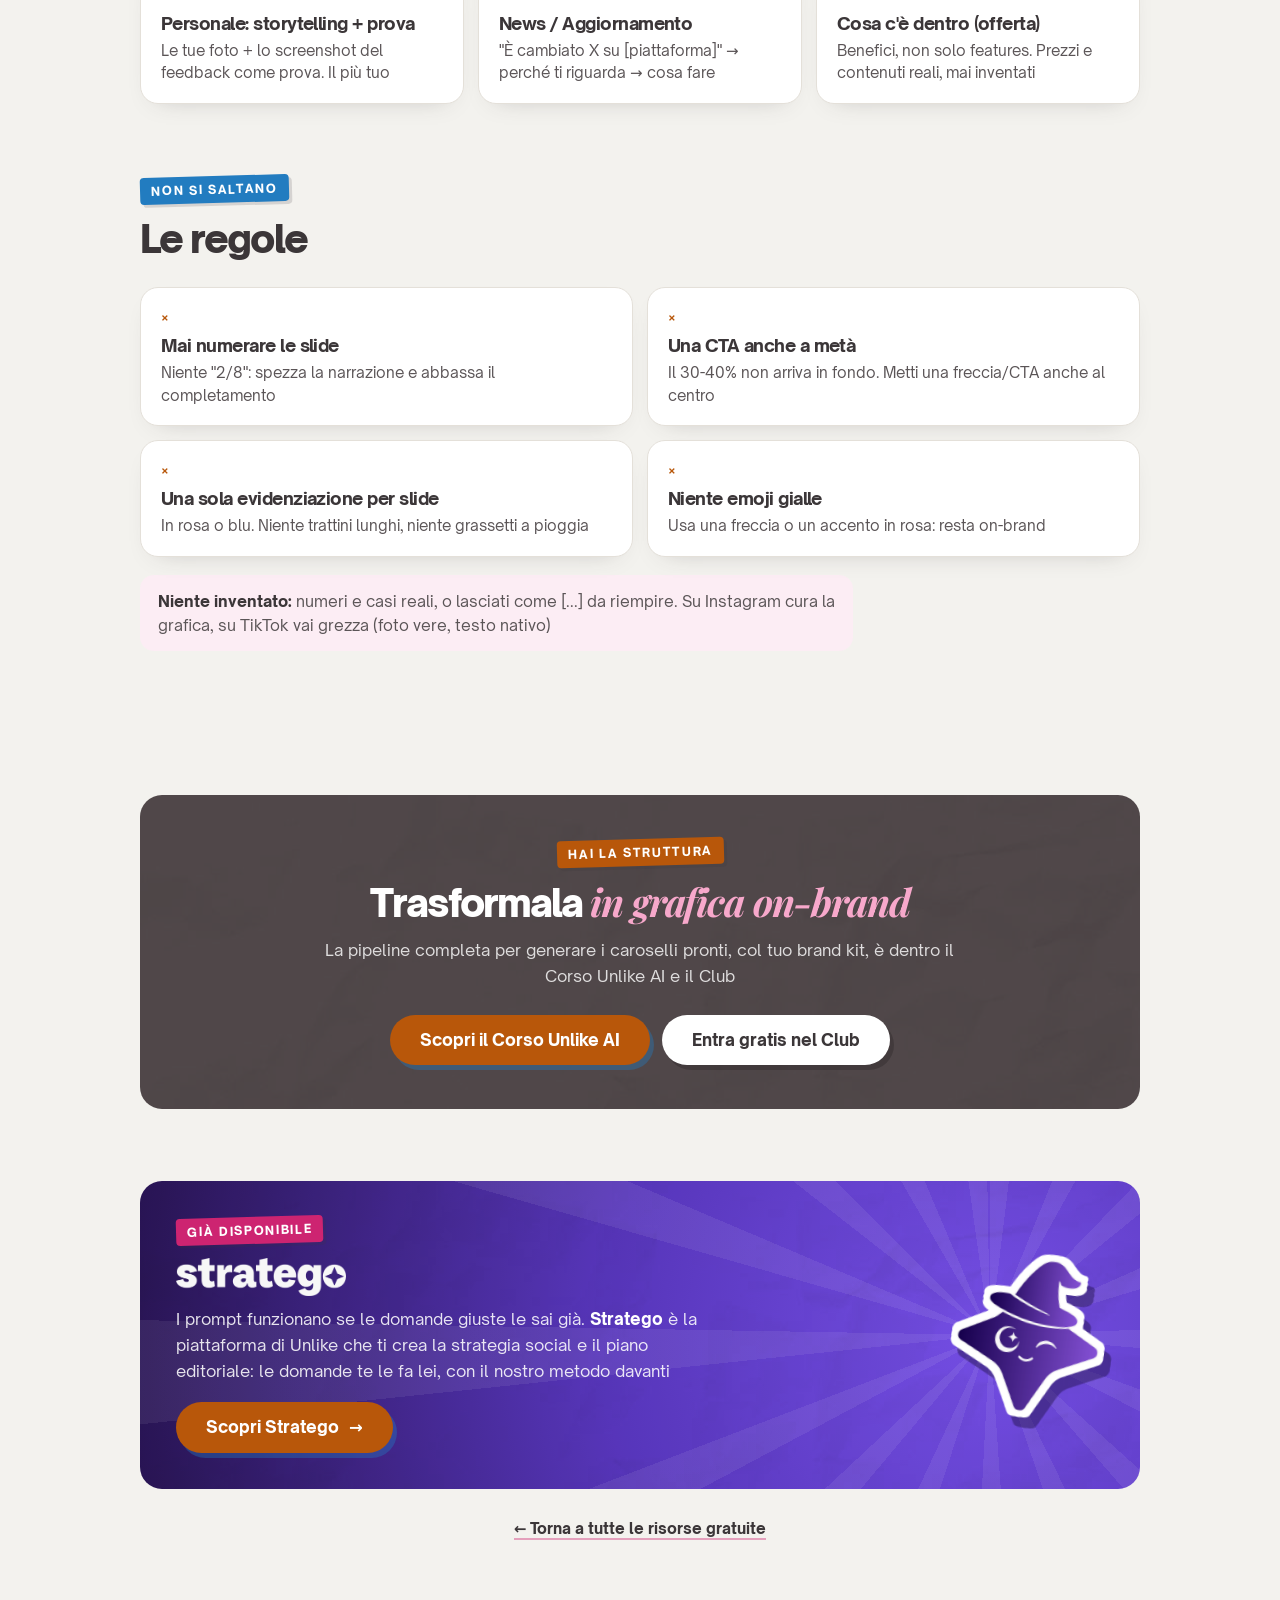
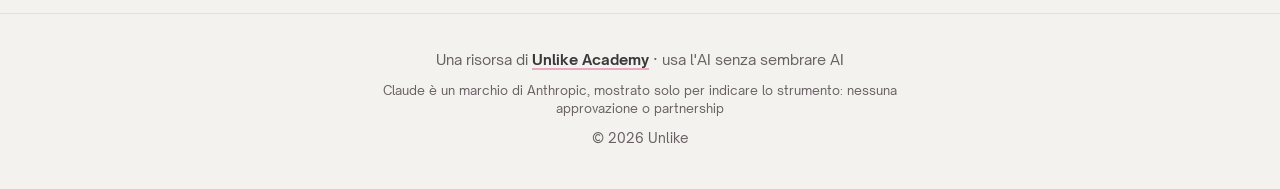
<file: caroselli.html>
<!doctype html>
<html lang="it">
<head>
<meta charset="utf-8">
<meta name="viewport" content="width=device-width, initial-scale=1">
<title>Caroselli con Claude · Unlike</title>
<meta name="description" content="Da un'idea a un carosello pronto: la struttura slide per slide e le regole che fanno arrivare le persone fino in fondo">
<link rel="icon" href="assets/logo/favicon.png">
<link rel="apple-touch-icon" href="assets/logo/apple-touch-icon.png">
<link rel="preload" href="assets/fonts/open-sauce-sans-900.woff2" as="font" type="font/woff2" crossorigin>
<link rel="stylesheet" href="assets/stile.css?v=1">
<script src="https://academy.unlikeacademy.it/traccia.js?v=1" defer data-risorsa="aigratis"></script>
</head>
<body>

<a class="strip" data-live href="https://black.unlikeacademy.it/?utm_source=aigratis&amp;utm_medium=striscia&amp;utm_campaign=bf26" target="_blank" rel="noopener"><b>Live gratuita</b> giovedì 26/11 alle 19:30 · ti mostriamo Stratego dal vivo · <u>Iscriviti</u></a><script data-striscia>(function(){if(Date.now()<Date.UTC(2026,10,26,18,30))return;var s=document.querySelector('a[data-live]');if(!s)return;s.href='#stratego';s.removeAttribute('target');s.innerHTML='<b>Novità</b> · Stratego è uscito · <u>Scoprilo</u>';})()</script>
<header class="wrap hd">
  <a href="index.html"><img src="assets/logo/logo.webp" alt="Unlike Academy" width="768" height="158"></a>
  <div class="dx"><a class="back" href="index.html">&larr; Tutte le risorse</a><a class="login" href="https://club.unlikeacademy.it/sign_in" target="_blank" rel="noopener">Login</a></div>
</header>

<main>
<section class="hero"><div class="wrap">
<span class="kicker">Risorsa gratuita · metodo + prompt</span>
<h1>Caroselli <em>con Claude</em></h1>
<p class="lead">Da un'idea a un carosello pronto: la struttura slide per slide e le regole che fanno arrivare le persone fino in fondo</p>
</div></section>
<section><div class="wrap">
<span class="eyebrow">Le fondamenta</span>
<h2>Cos'è un carosello che funziona</h2>
<p class="sub">Nel carosello non parla nessuno: tutto il peso è sul testo. Quattro cose lo tengono in piedi</p>
<div class="parts two">
<div class="part"><div class="no">REGOLA</div><h3>8-10 slide</h3><p>Sotto 6 manca la narrazione, sopra 12 crolla il completamento</p></div>
<div class="part"><div class="no">REGOLA</div><h3>Cover = gancio ≤10 parole</h3><p>Alto contrasto, apre una curiosità + un sottotitolo</p></div>
<div class="part"><div class="no">REGOLA</div><h3>Slide 2 = secondo gancio</h3><p>Il punto più controintuitivo, e deve reggere da solo</p></div>
<div class="part"><div class="no">REGOLA</div><h3>Una sola CTA</h3><p>La prima riga della caption ≠ cover: espande, non ripete</p></div>
</div>
</div></section>
<section style="padding-top:0;"><div class="wrap">
<span class="eyebrow">Il prompt</span>
<h2>Genera il carosello</h2>
<p class="sub">Lavora dentro il tuo progetto (con i testi caricati), così esce nella tua voce</p>
<details class="prompt"><summary>Genera il carosello<span class="chev"></span></summary>
<div class="pact"><button class="copy-btn" data-target="p-caro" type="button">Copia il prompt</button></div>
<pre id="p-caro">Tema: [argomento]. Tipologia: [listicle / step-by-step / before-after / storytelling / mythbusting / case study]. Piattaforma: [IG curato / TikTok grezzo].

Dammi 8 slide:
- slide 1 hook (max 10 parole, alto contrasto) + sottotitolo;
- slide 2 secondo gancio che regge da solo;
- slide 3-5 un insight per slide con esempio;
- slide 6 sintesi;
- slide 7 proof / before-after;
- slide 8 CTA.

Niente numerazione visibile. Poi la caption con prima riga diversa dalla cover.
Non inventare numeri o casi: se non li ho dati, lascia [...] da riempire.</pre>
</details>
</div></section>
<section style="padding-top:0;"><div class="wrap">
<span class="eyebrow">Da cui partire</span>
<h2>Sei schemi</h2>
<div class="parts">
<div class="part"><div class="no">T1</div><h3>Educativo / Listicle</h3><p>Il cavallo di battaglia: un punto per slide, esempio, sintesi, proof, CTA</p></div>
<div class="part"><div class="no">T2</div><h3>Cose che non sapevi con Claude</h3><p>Stessa foto su ogni slide, una capability concreta a tappe</p></div>
<div class="part"><div class="no">T3</div><h3>Case study / Prima-Dopo</h3><p>Cover col risultato secco, poi il percorso e i numeri (screenshot reali)</p></div>
<div class="part"><div class="no">T4</div><h3>Personale: storytelling + prova</h3><p>Le tue foto + lo screenshot del feedback come prova. Il più tuo</p></div>
<div class="part"><div class="no">T5</div><h3>News / Aggiornamento</h3><p>"È cambiato X su [piattaforma]" → perché ti riguarda → cosa fare</p></div>
<div class="part"><div class="no">T6</div><h3>Cosa c'è dentro (offerta)</h3><p>Benefici, non solo features. Prezzi e contenuti reali, mai inventati</p></div>
</div>
</div></section>
<section style="padding-top:0;"><div class="wrap">
<span class="eyebrow">Non si saltano</span>
<h2>Le regole</h2>
<div class="parts two">
<div class="part"><div class="no">×</div><h3>Mai numerare le slide</h3><p>Niente "2/8": spezza la narrazione e abbassa il completamento</p></div>
<div class="part"><div class="no">×</div><h3>Una CTA anche a metà</h3><p>Il 30-40% non arriva in fondo. Metti una freccia/CTA anche al centro</p></div>
<div class="part"><div class="no">×</div><h3>Una sola evidenziazione per slide</h3><p>In rosa o blu. Niente trattini lunghi, niente grassetti a pioggia</p></div>
<div class="part"><div class="no">×</div><h3>Niente emoji gialle</h3><p>Usa una freccia o un accento in rosa: resta on-brand</p></div>
</div>
<div class="note"><b>Niente inventato:</b> numeri e casi reali, o lasciati come [...] da riempire. Su Instagram cura la grafica, su TikTok vai grezza (foto vere, testo nativo)</div>
</div></section>
<section><div class="wrap"><div class="systembox">
<span class="eyebrow">Hai la struttura</span>
<h2>Trasformala <em>in grafica on-brand</em></h2>
<p>La pipeline completa per generare i caroselli pronti, col tuo brand kit, è dentro il Corso Unlike AI e il Club</p>
<div class="btns"><a class="btn" href="https://club.unlikeacademy.it/c/corso-ai" rel="noopener" target="_blank">Scopri il Corso Unlike AI</a><a class="btn btn-chiaro" href="https://entra.unlikeacademy.it/?utm_source=aigratis&amp;utm_medium=chiusura&amp;utm_campaign=claude">Entra gratis nel Club</a></div>
</div></div></section>

<section id="stratego" style="padding-top:0"><div class="wrap">
  <div class="stbanner">
    <div>
      <span class="eyebrow" style="background:#CD2471">Già disponibile</span>
      <img class="wm" src="assets/stratego/stratego-wordmark-bianco.png" alt="Stratego" width="800" height="179">
      <p>I prompt funzionano se le domande giuste le sai già. <b>Stratego</b> è la piattaforma di Unlike che ti crea la strategia social e il piano editoriale: le domande te le fa lei, con il nostro metodo davanti</p>
      <a class="btn" href="https://stratego.social/?utm_source=aigratis&amp;utm_medium=banner-pagine&amp;utm_campaign=claude" target="_blank" rel="noopener">Scopri Stratego <span>&rarr;</span></a>
    </div>
    <img class="mago" src="assets/stratego/mascotte.png" alt="" width="390" height="420">
  </div>
  <p class="backlib"><a href="index.html">&larr; Torna a tutte le risorse gratuite</a></p>
</div></section>
</main>

<footer><div class="wrap">
  <p>Una risorsa di <a href="https://entra.unlikeacademy.it/?utm_source=aigratis&amp;utm_medium=footer&amp;utm_campaign=claude">Unlike Academy</a> · usa l'AI senza sembrare AI</p>
  <p class="marchi">Claude è un marchio di Anthropic, mostrato solo per indicare lo strumento: nessuna approvazione o partnership</p><p>© 2026 Unlike</p>
</div></footer>

<script>
document.querySelectorAll('.copy-btn').forEach(function(b){b.addEventListener('click',function(e){e.preventDefault();
  var p=document.getElementById(b.dataset.target);if(!p)return;var t=p.innerText;
  var ok=function(){var o=b.textContent;b.textContent='Copiato ✓';b.classList.add('done');setTimeout(function(){b.textContent=o;b.classList.remove('done')},1800)};
  if(navigator.clipboard&&navigator.clipboard.writeText){navigator.clipboard.writeText(t).then(ok).catch(function(){fb(t,ok)})}else{fb(t,ok)}
})});
function fb(t,c){var a=document.createElement('textarea');a.value=t;a.style.position='fixed';a.style.opacity='0';document.body.appendChild(a);a.select();try{document.execCommand('copy')}catch(e){}document.body.removeChild(a);c()}
</script>

</body>
</html>
</file>
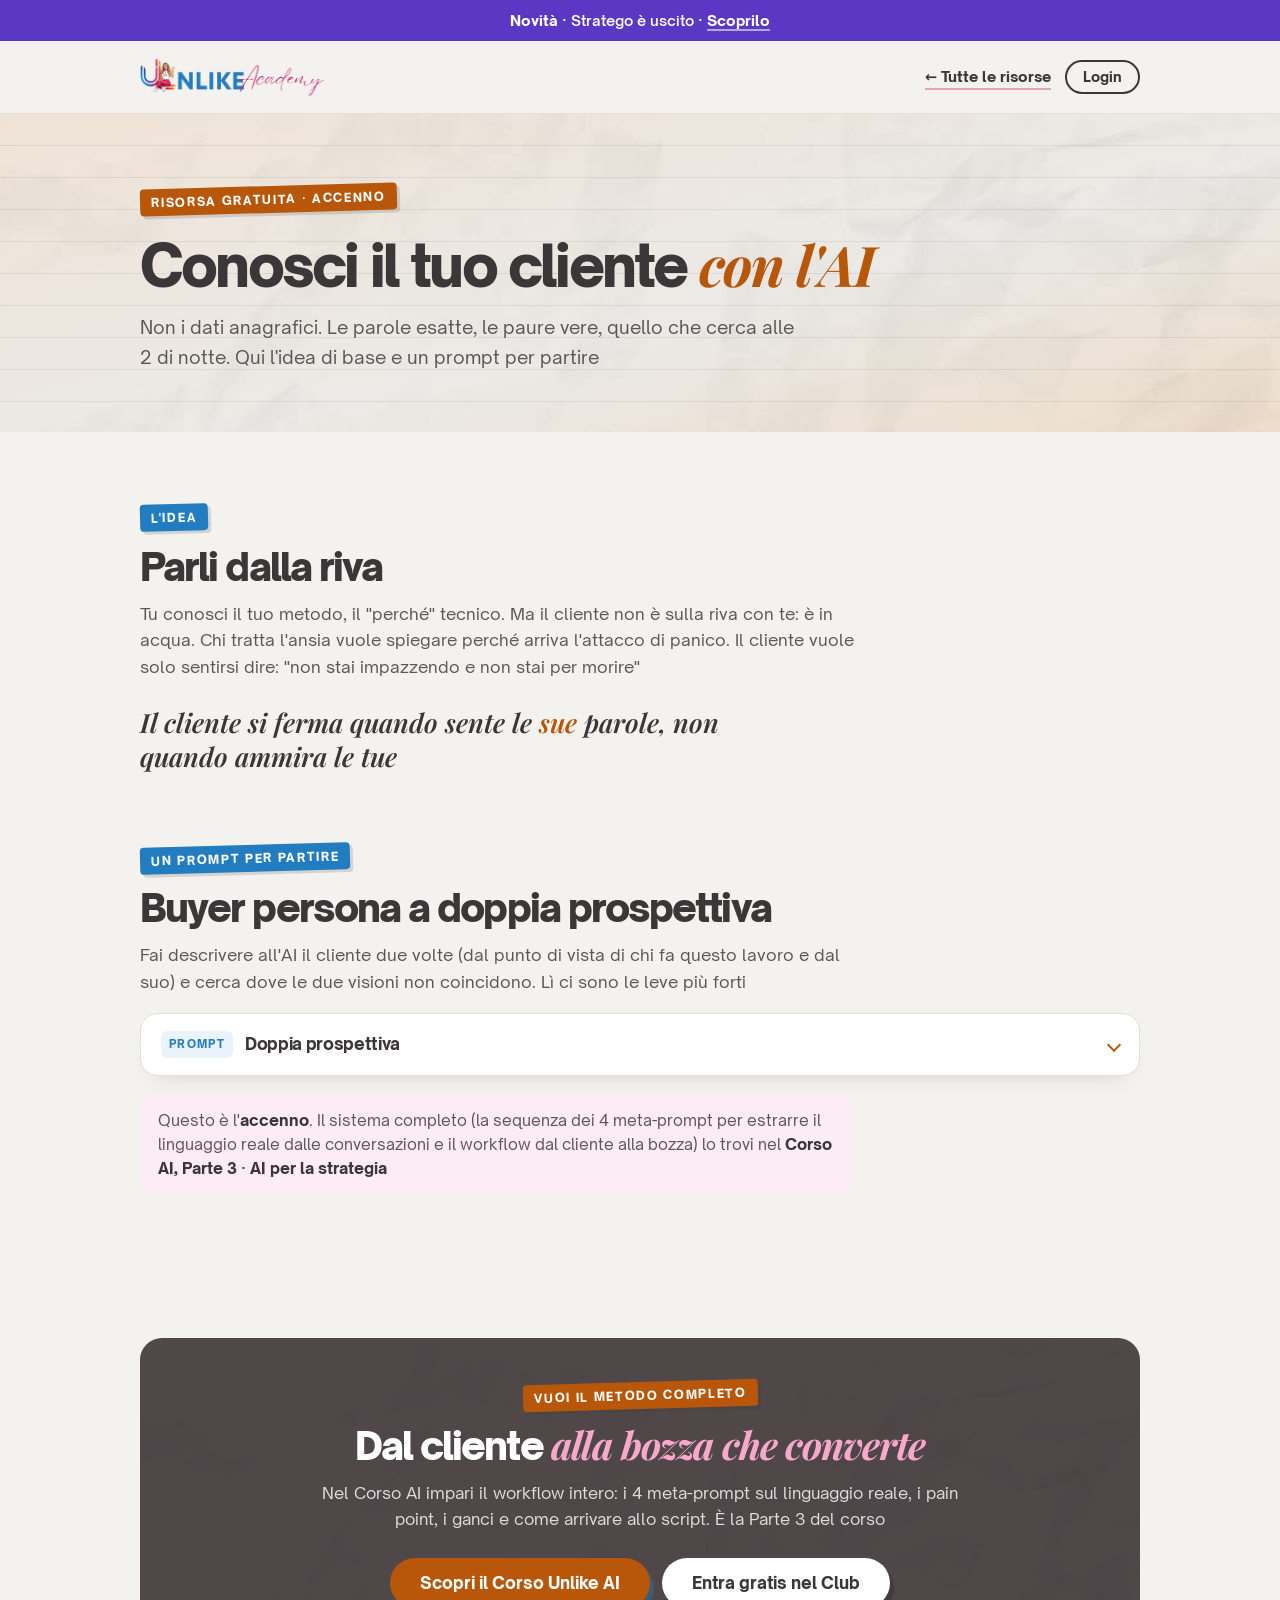
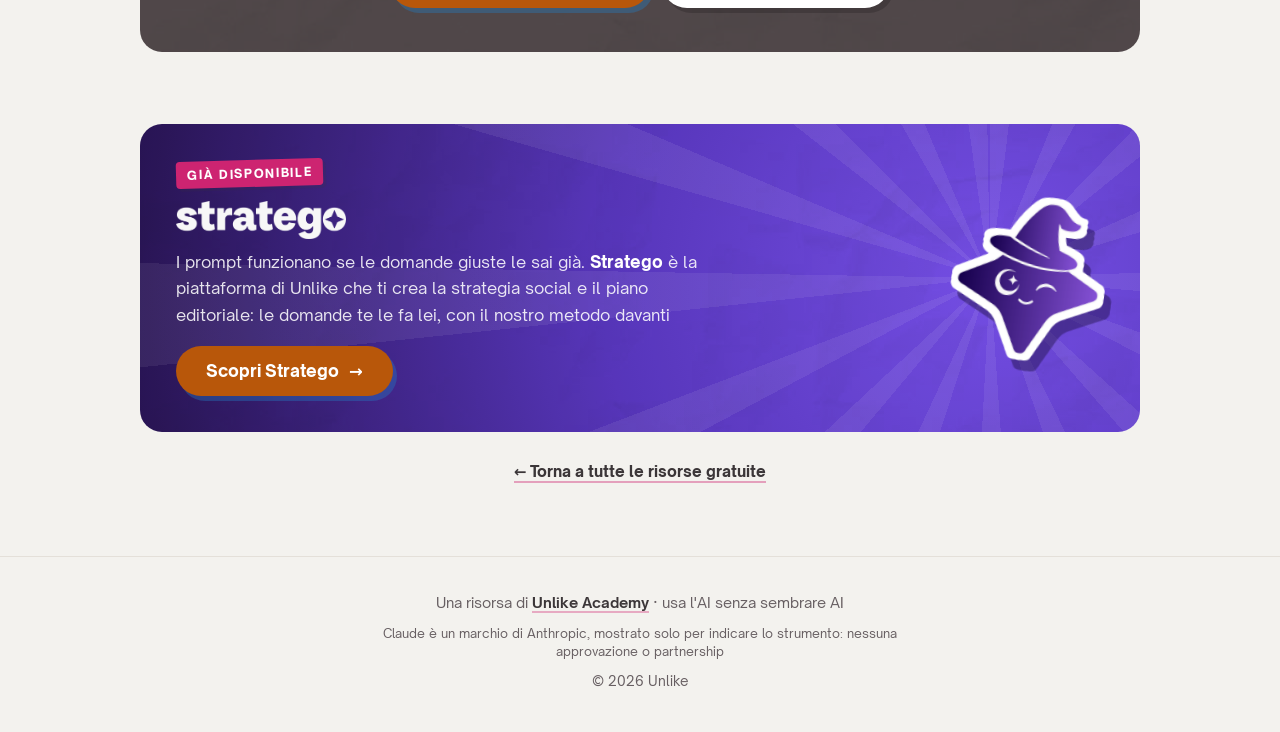
<file: cliente-ideale.html>
<!doctype html>
<html lang="it">
<head>
<meta charset="utf-8">
<meta name="viewport" content="width=device-width, initial-scale=1">
<title>Conosci il cliente ideale con l'AI · Unlike</title>
<meta name="description" content="Non i dati anagrafici. Le parole esatte, le paure vere, quello che cerca alle 2 di notte. Qui l'idea di base e un prompt per partire">
<link rel="icon" href="assets/logo/favicon.png">
<link rel="apple-touch-icon" href="assets/logo/apple-touch-icon.png">
<link rel="preload" href="assets/fonts/open-sauce-sans-900.woff2" as="font" type="font/woff2" crossorigin>
<link rel="stylesheet" href="assets/stile.css?v=1">
<script src="https://academy.unlikeacademy.it/traccia.js?v=1" defer data-risorsa="aigratis"></script>
</head>
<body>

<a class="strip" data-live href="https://black.unlikeacademy.it/?utm_source=aigratis&amp;utm_medium=striscia&amp;utm_campaign=bf26" target="_blank" rel="noopener"><b>Live gratuita</b> giovedì 26/11 alle 19:30 · ti mostriamo Stratego dal vivo · <u>Iscriviti</u></a><script data-striscia>(function(){if(Date.now()<Date.UTC(2026,10,26,18,30))return;var s=document.querySelector('a[data-live]');if(!s)return;s.href='#stratego';s.removeAttribute('target');s.innerHTML='<b>Novità</b> · Stratego è uscito · <u>Scoprilo</u>';})()</script>
<header class="wrap hd">
  <a href="index.html"><img src="assets/logo/logo.webp" alt="Unlike Academy" width="768" height="158"></a>
  <div class="dx"><a class="back" href="index.html">&larr; Tutte le risorse</a><a class="login" href="https://club.unlikeacademy.it/sign_in" target="_blank" rel="noopener">Login</a></div>
</header>

<main>
<section class="hero"><div class="wrap">
<span class="kicker">Risorsa gratuita · accenno</span>
<h1>Conosci il tuo cliente <em>con l'AI</em></h1>
<p class="lead">Non i dati anagrafici. Le parole esatte, le paure vere, quello che cerca alle 2 di notte. Qui l'idea di base e un prompt per partire</p>
</div></section>
<section><div class="wrap">
<span class="eyebrow">L'idea</span>
<h2>Parli dalla riva</h2>
<p class="sub">Tu conosci il tuo metodo, il "perché" tecnico. Ma il cliente non è sulla riva con te: è in acqua. Chi tratta l'ansia vuole spiegare perché arriva l'attacco di panico. Il cliente vuole solo sentirsi dire: "non stai impazzendo e non stai per morire"</p>
<p class="quote">Il cliente si ferma quando sente le <span>sue</span> parole, non quando ammira le tue</p>
</div></section>
<section style="padding-top:0;"><div class="wrap">
<span class="eyebrow">Un prompt per partire</span>
<h2>Buyer persona a doppia prospettiva</h2>
<p class="sub">Fai descrivere all'AI il cliente due volte (dal punto di vista di chi fa questo lavoro e dal suo) e cerca dove le due visioni non coincidono. Lì ci sono le leve più forti</p>
<details class="prompt"><summary>Doppia prospettiva<span class="chev"></span></summary>
<div class="pact"><button class="copy-btn" data-target="p-doppia" type="button">Copia il prompt</button></div>
<pre id="p-doppia">OBIETTIVO: 3 buyer persona dettagliate per il mio business.

Fallo in tre passaggi:
1) Analizza il target come un esperto con 15 anni di esperienza: problemi tecnici, errori ricorrenti, false credenze.
2) Poi dal punto di vista del cliente: cosa lo frustra, di cosa ha vergogna, cosa cerca alle 2 di notte su Google.
3) Confronta le due visioni: dov'è il disallineamento tra quello che il professionista pensa di dover dire e quello che il cliente vuole sentirsi dire?

CONTESTO: business [DESCRIVI], target [TARGET], offerta [OFFERTA].
Prima di rispondere, fammi 5 domande per precisare.</pre>
</details>
<div class="note">Questo è l'<b>accenno</b>. Il sistema completo (la sequenza dei 4 meta-prompt per estrarre il linguaggio reale dalle conversazioni e il workflow dal cliente alla bozza) lo trovi nel <b>Corso AI, Parte 3 · AI per la strategia</b></div>
</div></section>
<section><div class="wrap"><div class="systembox">
<span class="eyebrow">Vuoi il metodo completo</span>
<h2>Dal cliente <em>alla bozza che converte</em></h2>
<p>Nel Corso AI impari il workflow intero: i 4 meta-prompt sul linguaggio reale, i pain point, i ganci e come arrivare allo script. È la Parte 3 del corso</p>
<div class="btns"><a class="btn" href="https://club.unlikeacademy.it/c/corso-ai" rel="noopener" target="_blank">Scopri il Corso Unlike AI</a><a class="btn btn-chiaro" href="https://entra.unlikeacademy.it/?utm_source=aigratis&amp;utm_medium=chiusura&amp;utm_campaign=claude">Entra gratis nel Club</a></div>
</div></div></section>

<section id="stratego" style="padding-top:0"><div class="wrap">
  <div class="stbanner">
    <div>
      <span class="eyebrow" style="background:#CD2471">Già disponibile</span>
      <img class="wm" src="assets/stratego/stratego-wordmark-bianco.png" alt="Stratego" width="800" height="179">
      <p>I prompt funzionano se le domande giuste le sai già. <b>Stratego</b> è la piattaforma di Unlike che ti crea la strategia social e il piano editoriale: le domande te le fa lei, con il nostro metodo davanti</p>
      <a class="btn" href="https://stratego.social/?utm_source=aigratis&amp;utm_medium=banner-pagine&amp;utm_campaign=claude" target="_blank" rel="noopener">Scopri Stratego <span>&rarr;</span></a>
    </div>
    <img class="mago" src="assets/stratego/mascotte.png" alt="" width="390" height="420">
  </div>
  <p class="backlib"><a href="index.html">&larr; Torna a tutte le risorse gratuite</a></p>
</div></section>
</main>

<footer><div class="wrap">
  <p>Una risorsa di <a href="https://entra.unlikeacademy.it/?utm_source=aigratis&amp;utm_medium=footer&amp;utm_campaign=claude">Unlike Academy</a> · usa l'AI senza sembrare AI</p>
  <p class="marchi">Claude è un marchio di Anthropic, mostrato solo per indicare lo strumento: nessuna approvazione o partnership</p><p>© 2026 Unlike</p>
</div></footer>

<script>
document.querySelectorAll('.copy-btn').forEach(function(b){b.addEventListener('click',function(e){e.preventDefault();
  var p=document.getElementById(b.dataset.target);if(!p)return;var t=p.innerText;
  var ok=function(){var o=b.textContent;b.textContent='Copiato ✓';b.classList.add('done');setTimeout(function(){b.textContent=o;b.classList.remove('done')},1800)};
  if(navigator.clipboard&&navigator.clipboard.writeText){navigator.clipboard.writeText(t).then(ok).catch(function(){fb(t,ok)})}else{fb(t,ok)}
})});
function fb(t,c){var a=document.createElement('textarea');a.value=t;a.style.position='fixed';a.style.opacity='0';document.body.appendChild(a);a.select();try{document.execCommand('copy')}catch(e){}document.body.removeChild(a);c()}
</script>

</body>
</html>
</file>
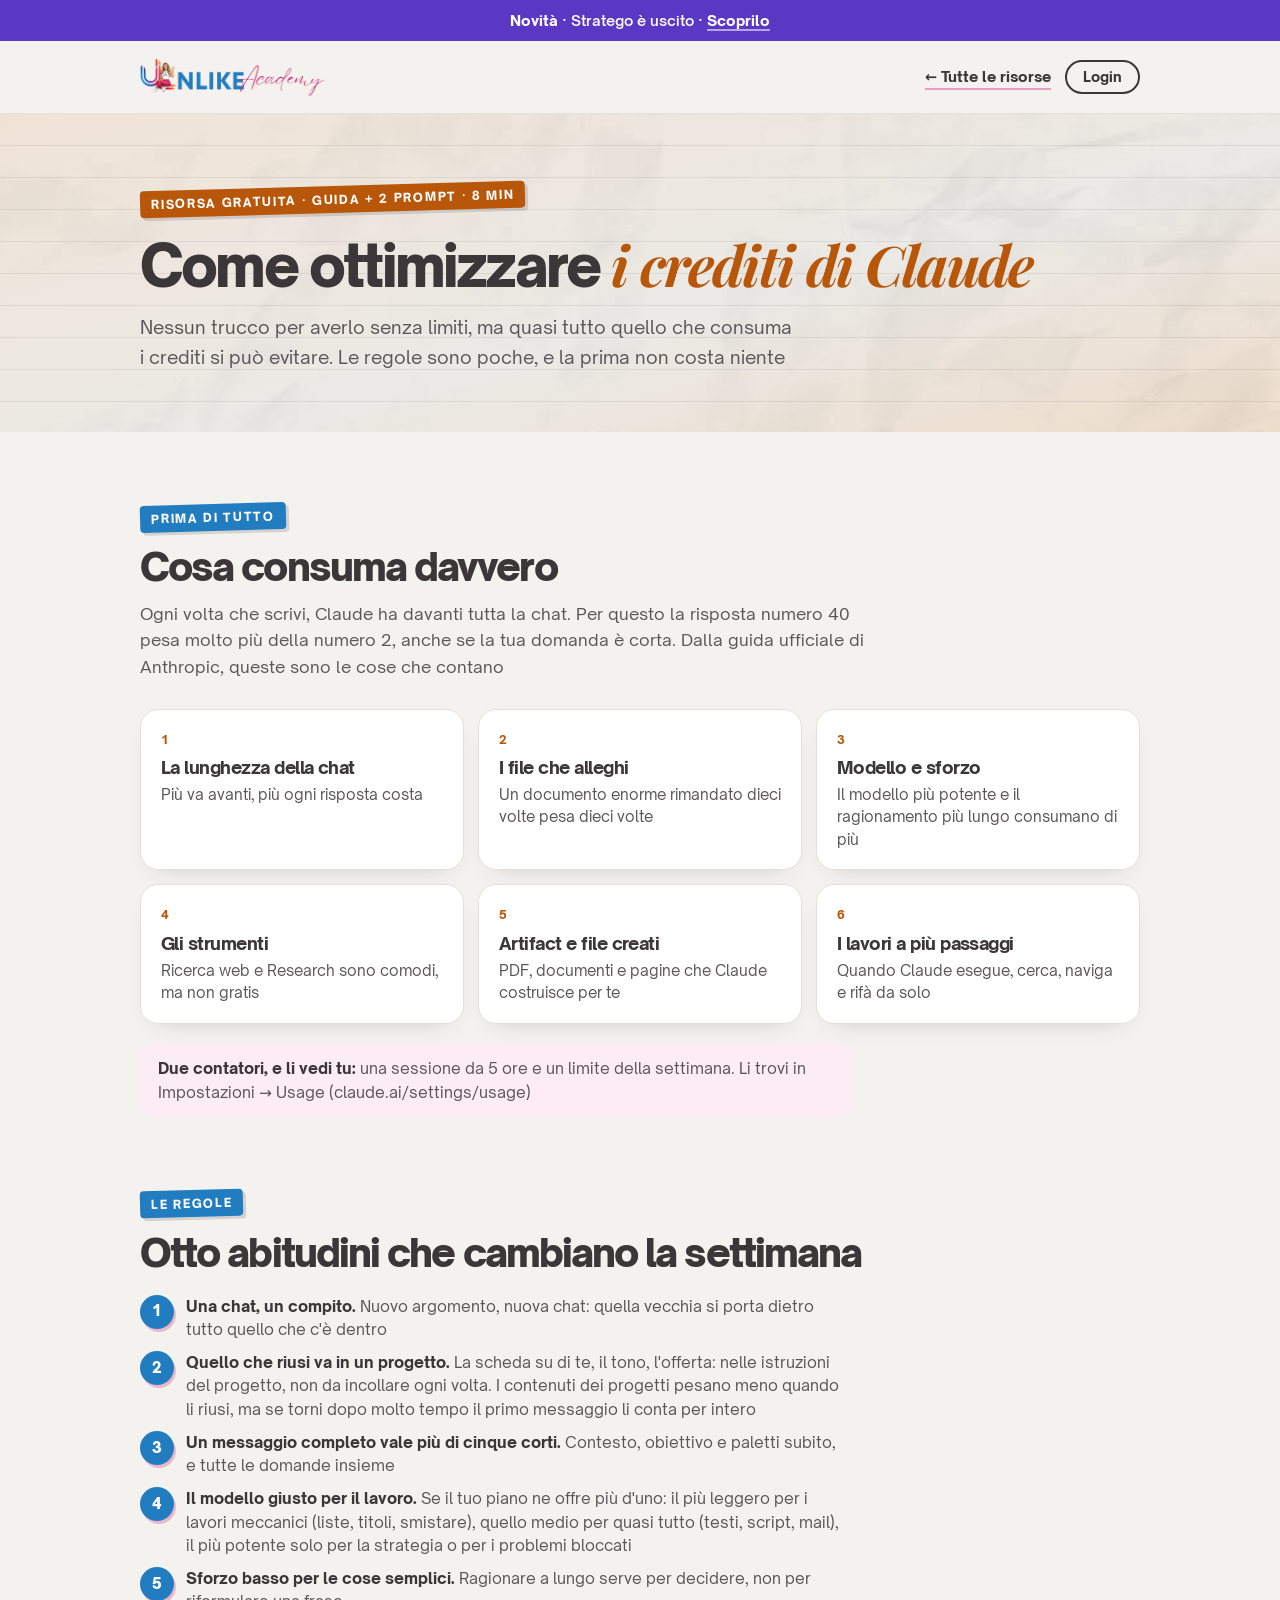
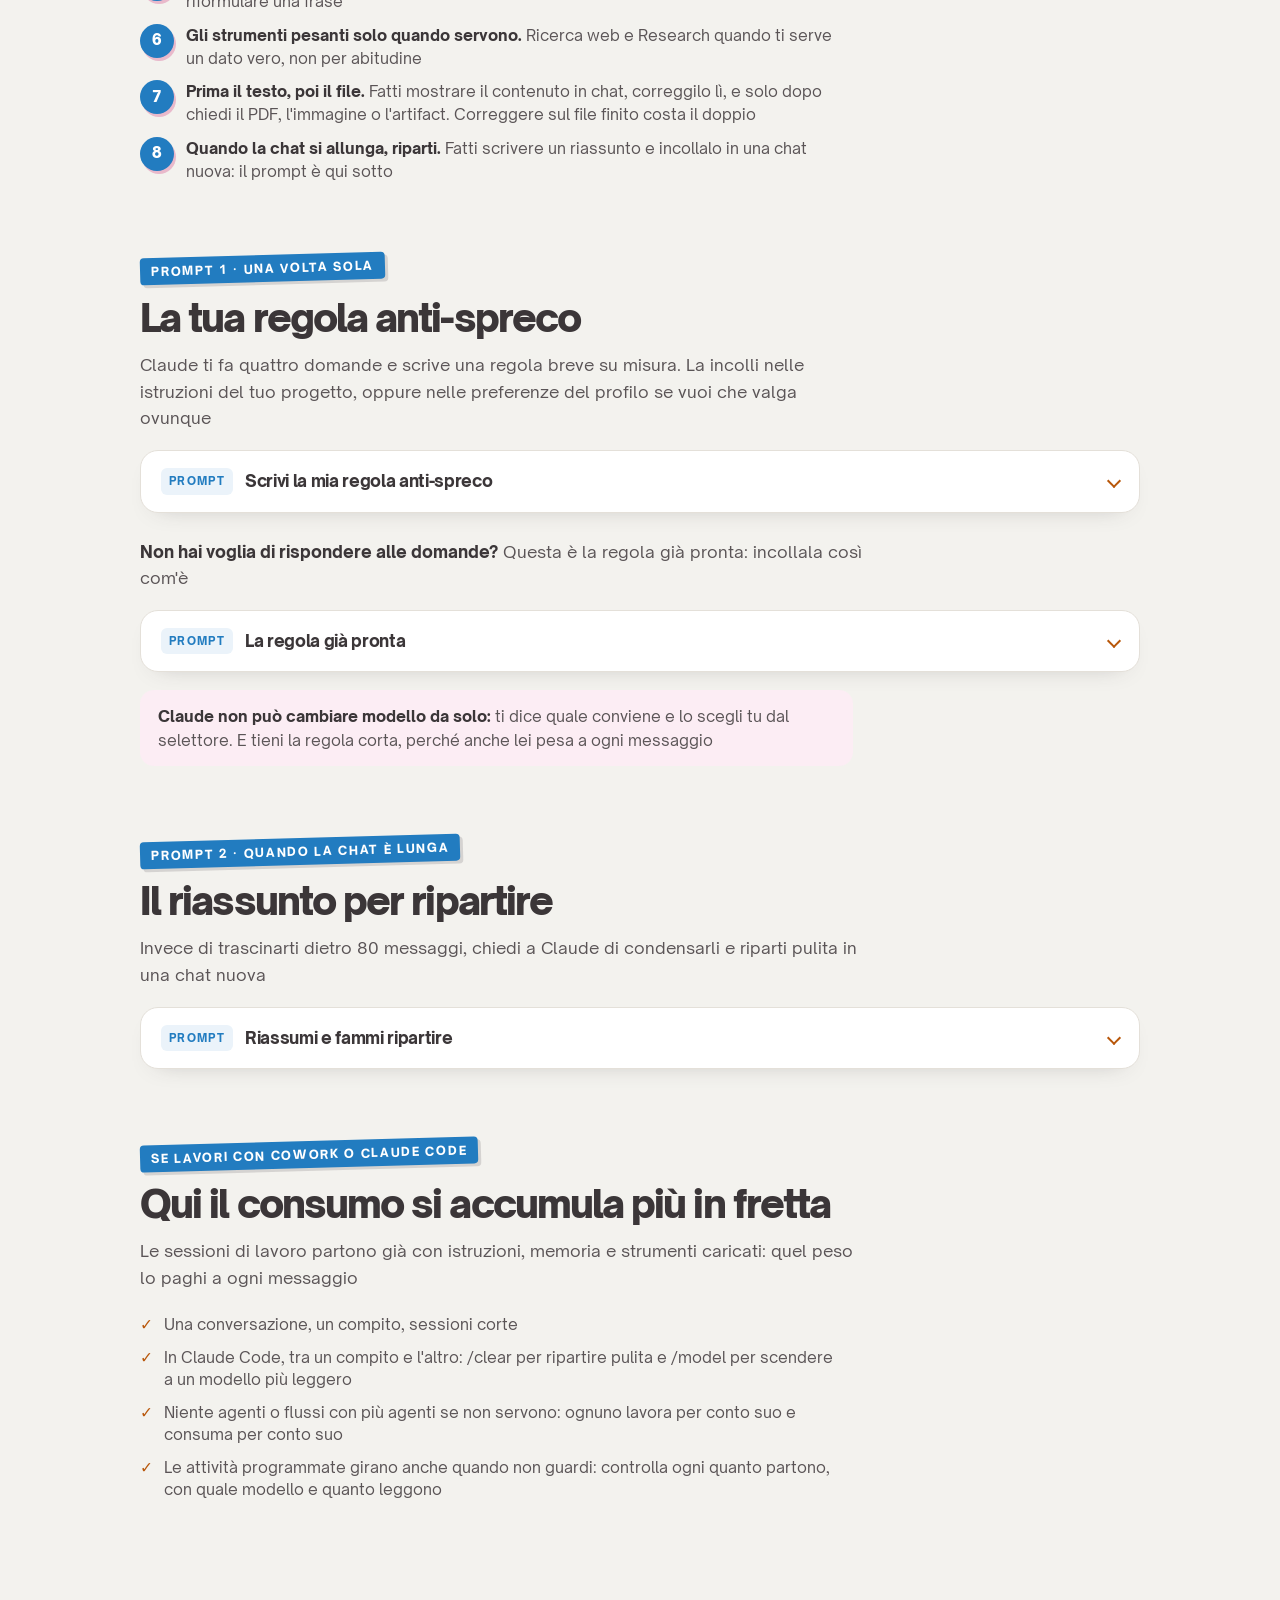
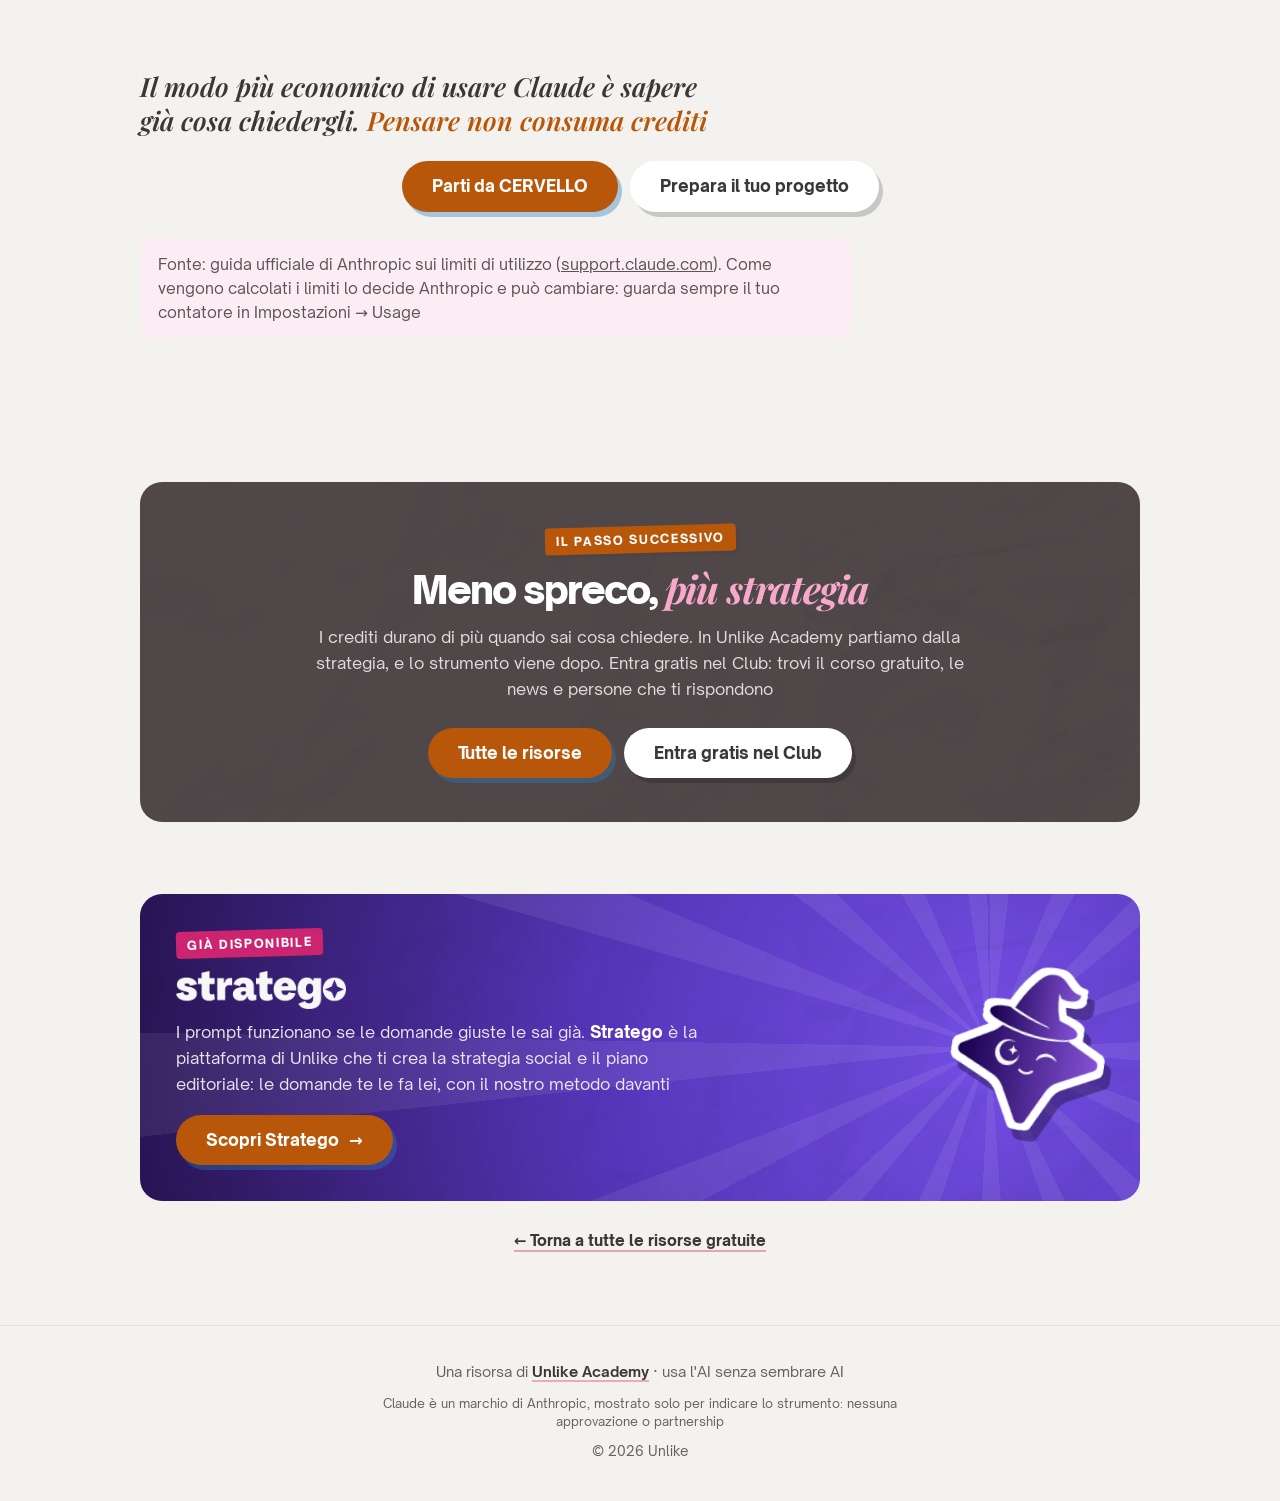
<file: crediti.html>
<!doctype html>
<html lang="it">
<head>
<meta charset="utf-8">
<meta name="viewport" content="width=device-width, initial-scale=1">
<title>Come ottimizzare i crediti di Claude · Unlike</title>
<meta name="description" content="Nessun trucco per averlo senza limiti, ma quasi tutto quello che consuma i crediti si può evitare. Otto regole e due prompt per far durare Claude">
<link rel="icon" href="assets/logo/favicon.png">
<link rel="apple-touch-icon" href="assets/logo/apple-touch-icon.png">
<link rel="preload" href="assets/fonts/open-sauce-sans-900.woff2" as="font" type="font/woff2" crossorigin>
<link rel="stylesheet" href="assets/stile.css?v=1">
<script src="https://academy.unlikeacademy.it/traccia.js?v=1" defer data-risorsa="aigratis"></script>
</head>
<body>

<a class="strip" data-live href="https://black.unlikeacademy.it/?utm_source=aigratis&amp;utm_medium=striscia&amp;utm_campaign=bf26" target="_blank" rel="noopener"><b>Live gratuita</b> giovedì 26/11 alle 19:30 · ti mostriamo Stratego dal vivo · <u>Iscriviti</u></a><script data-striscia>(function(){if(Date.now()<Date.UTC(2026,10,26,18,30))return;var s=document.querySelector('a[data-live]');if(!s)return;s.href='#stratego';s.removeAttribute('target');s.innerHTML='<b>Novità</b> · Stratego è uscito · <u>Scoprilo</u>';})()</script>
<header class="wrap hd">
  <a href="index.html"><img src="assets/logo/logo.webp" alt="Unlike Academy" width="768" height="158"></a>
  <div class="dx"><a class="back" href="index.html">&larr; Tutte le risorse</a><a class="login" href="https://club.unlikeacademy.it/sign_in" target="_blank" rel="noopener">Login</a></div>
</header>

<main>
<section class="hero"><div class="wrap">
<span class="kicker">Risorsa gratuita · Guida + 2 prompt · 8 min</span>
<h1>Come ottimizzare <em>i crediti di Claude</em></h1>
<p class="lead">Nessun trucco per averlo senza limiti, ma quasi tutto quello che consuma i crediti si può evitare. Le regole sono poche, e la prima non costa niente</p>
</div></section>

<section><div class="wrap">
<span class="eyebrow">Prima di tutto</span>
<h2>Cosa consuma davvero</h2>
<p class="sub">Ogni volta che scrivi, Claude ha davanti tutta la chat. Per questo la risposta numero 40 pesa molto più della numero 2, anche se la tua domanda è corta. Dalla guida ufficiale di Anthropic, queste sono le cose che contano</p>
<div class="parts">
<div class="part"><div class="no">1</div><h3>La lunghezza della chat</h3><p>Più va avanti, più ogni risposta costa</p></div>
<div class="part"><div class="no">2</div><h3>I file che alleghi</h3><p>Un documento enorme rimandato dieci volte pesa dieci volte</p></div>
<div class="part"><div class="no">3</div><h3>Modello e sforzo</h3><p>Il modello più potente e il ragionamento più lungo consumano di più</p></div>
<div class="part"><div class="no">4</div><h3>Gli strumenti</h3><p>Ricerca web e Research sono comodi, ma non gratis</p></div>
<div class="part"><div class="no">5</div><h3>Artifact e file creati</h3><p>PDF, documenti e pagine che Claude costruisce per te</p></div>
<div class="part"><div class="no">6</div><h3>I lavori a più passaggi</h3><p>Quando Claude esegue, cerca, naviga e rifà da solo</p></div>
</div>
<div class="note"><b>Due contatori, e li vedi tu:</b> una sessione da 5 ore e un limite della settimana. Li trovi in Impostazioni → Usage (claude.ai/settings/usage)</div>
</div></section>

<section style="padding-top:0"><div class="wrap">
<span class="eyebrow">Le regole</span>
<h2>Otto abitudini che cambiano la settimana</h2>
<ol class="steps">
<li><span><b>Una chat, un compito.</b> Nuovo argomento, nuova chat: quella vecchia si porta dietro tutto quello che c'è dentro</span></li>
<li><span><b>Quello che riusi va in un progetto.</b> La scheda su di te, il tono, l'offerta: nelle istruzioni del progetto, non da incollare ogni volta. I contenuti dei progetti pesano meno quando li riusi, ma se torni dopo molto tempo il primo messaggio li conta per intero</span></li>
<li><span><b>Un messaggio completo vale più di cinque corti.</b> Contesto, obiettivo e paletti subito, e tutte le domande insieme</span></li>
<li><span><b>Il modello giusto per il lavoro.</b> Se il tuo piano ne offre più d'uno: il più leggero per i lavori meccanici (liste, titoli, smistare), quello medio per quasi tutto (testi, script, mail), il più potente solo per la strategia o per i problemi bloccati</span></li>
<li><span><b>Sforzo basso per le cose semplici.</b> Ragionare a lungo serve per decidere, non per riformulare una frase</span></li>
<li><span><b>Gli strumenti pesanti solo quando servono.</b> Ricerca web e Research quando ti serve un dato vero, non per abitudine</span></li>
<li><span><b>Prima il testo, poi il file.</b> Fatti mostrare il contenuto in chat, correggilo lì, e solo dopo chiedi il PDF, l'immagine o l'artifact. Correggere sul file finito costa il doppio</span></li>
<li><span><b>Quando la chat si allunga, riparti.</b> Fatti scrivere un riassunto e incollalo in una chat nuova: il prompt è qui sotto</span></li>
</ol>
</div></section>

<section style="padding-top:0"><div class="wrap">
<span class="eyebrow">Prompt 1 · una volta sola</span>
<h2>La tua regola anti-spreco</h2>
<p class="sub">Claude ti fa quattro domande e scrive una regola breve su misura. La incolli nelle istruzioni del tuo progetto, oppure nelle preferenze del profilo se vuoi che valga ovunque</p>
<details class="prompt"><summary>Scrivi la mia regola anti-spreco<span class="chev"></span></summary>
<div class="pact"><button class="copy-btn" data-target="p-regola" type="button">Copia il prompt</button></div>
<pre id="p-regola">Voglio una regola breve da incollare nelle istruzioni del mio progetto, per consumare meno crediti senza peggiorare i risultati

Fammi 4 domande, una alla volta:
1. che uso fai di Claude in una settimana normale (scrivere, analizzare, creare file o PDF, cercare sul web)
2. quali lavori ripeti più spesso
3. l'ultima volta che ti è finito il limite, cosa stavi facendo
4. che piano e che modelli hai a disposizione

Poi scrivi la regola, in massimo 8 righe, rivolta a te, usando solo i punti che servono al mio caso:
· a inizio compito dirmi in una riga se basta un modello più leggero o uno sforzo più basso, così lo cambio io
· prima di creare file, PDF, immagini o artifact, mostrarmi il contenuto in chat e aspettare il mio ok
· chiedermi tutto quello che manca in un solo messaggio
· se devo cambiare una riga, darmi solo quella riga
· se la chat è lunga, avvisarmi e preparare il riassunto per ripartire
· risposte brevi, senza premesse

Ricorda che la regola pesa a ogni messaggio: se può stare in 6 righe, non farla di 12</pre>
</details>
<p class="sub" style="margin-top:26px"><b>Non hai voglia di rispondere alle domande?</b> Questa è la regola già pronta: incollala così com'è</p>
<details class="prompt"><summary>La regola già pronta<span class="chev"></span></summary>
<div class="pact"><button class="copy-btn" data-target="p-pronta" type="button">Copia la regola</button></div>
<pre id="p-pronta">REGOLA CREDITI
Prima di iniziare un compito: dimmi in una riga se basta un modello più leggero o uno sforzo più basso, così lo cambio io
Prima di creare file, PDF, immagini o artifact: fammi vedere il contenuto in chat e aspetta il mio ok
Se ti manca qualcosa: chiedimi tutto in un solo messaggio
Se devo cambiare una riga: dammi solo quella riga, non tutto il testo
Se la chat è diventata lunga: avvisami e preparami il riassunto per ripartire in una chat nuova
Risposte brevi: niente premesse, niente riassunto finale se non lo chiedo</pre>
</details>
<div class="note"><b>Claude non può cambiare modello da solo:</b> ti dice quale conviene e lo scegli tu dal selettore. E tieni la regola corta, perché anche lei pesa a ogni messaggio</div>
</div></section>

<section style="padding-top:0"><div class="wrap">
<span class="eyebrow">Prompt 2 · quando la chat è lunga</span>
<h2>Il riassunto per ripartire</h2>
<p class="sub">Invece di trascinarti dietro 80 messaggi, chiedi a Claude di condensarli e riparti pulita in una chat nuova</p>
<details class="prompt"><summary>Riassumi e fammi ripartire<span class="chev"></span></summary>
<div class="pact"><button class="copy-btn" data-target="p-riassunto" type="button">Copia il prompt</button></div>
<pre id="p-riassunto">Questa chat è diventata lunga e voglio ripartire in una nuova senza perdere il filo

Scrivi un riassunto di massimo 200 parole con:
· l'obiettivo
· cosa abbiamo deciso
· cosa è già fatto
· cosa resta da fare
· le mie preferenze emerse (tono, formato, cose da evitare)

Poi scrivi la prima frase da incollare nella chat nuova per riprendere da dove siamo</pre>
</details>
</div></section>

<section style="padding-top:0"><div class="wrap">
<span class="eyebrow">Se lavori con Cowork o Claude Code</span>
<h2>Qui il consumo si accumula più in fretta</h2>
<p class="sub">Le sessioni di lavoro partono già con istruzioni, memoria e strumenti caricati: quel peso lo paghi a ogni messaggio</p>
<ul class="check">
<li><span class="ck">✓</span>Una conversazione, un compito, sessioni corte</li>
<li><span class="ck">✓</span>In Claude Code, tra un compito e l'altro: /clear per ripartire pulita e /model per scendere a un modello più leggero</li>
<li><span class="ck">✓</span>Niente agenti o flussi con più agenti se non servono: ognuno lavora per conto suo e consuma per conto suo</li>
<li><span class="ck">✓</span>Le attività programmate girano anche quando non guardi: controlla ogni quanto partono, con quale modello e quanto leggono</li>
</ul>
</div></section>

<section><div class="wrap">
<p class="quote">Il modo più economico di usare Claude è sapere già cosa chiedergli. <span>Pensare non consuma crediti</span></p>
<div class="btns" style="justify-content:center;margin-top:24px"><a class="btn" href="https://cervello.unlikeacademy.it/?utm_source=aigratis&amp;utm_medium=crediti&amp;utm_campaign=claude" target="_blank" rel="noopener">Parti da CERVELLO</a><a class="btn btn-chiaro" href="prepara-claude.html">Prepara il tuo progetto</a></div>
<p class="note" style="margin-top:26px">Fonte: guida ufficiale di Anthropic sui limiti di utilizzo (<a href="https://support.claude.com/en/articles/9797557-usage-limit-best-practices" target="_blank" rel="noopener">support.claude.com</a>). Come vengono calcolati i limiti lo decide Anthropic e può cambiare: guarda sempre il tuo contatore in Impostazioni → Usage</p>
</div></section>

<section><div class="wrap"><div class="systembox">
<span class="eyebrow">Il passo successivo</span>
<h2>Meno spreco, <em>più strategia</em></h2>
<p>I crediti durano di più quando sai cosa chiedere. In Unlike Academy partiamo dalla strategia, e lo strumento viene dopo. Entra gratis nel Club: trovi il corso gratuito, le news e persone che ti rispondono</p>
<div class="btns"><a class="btn" href="index.html">Tutte le risorse</a><a class="btn btn-chiaro" href="https://entra.unlikeacademy.it/?utm_source=aigratis&amp;utm_medium=chiusura&amp;utm_campaign=claude">Entra gratis nel Club</a></div>
</div></div></section>

<section id="stratego" style="padding-top:0"><div class="wrap">
  <div class="stbanner">
    <div>
      <span class="eyebrow" style="background:#CD2471">Già disponibile</span>
      <img class="wm" src="assets/stratego/stratego-wordmark-bianco.png" alt="Stratego" width="800" height="179">
      <p>I prompt funzionano se le domande giuste le sai già. <b>Stratego</b> è la piattaforma di Unlike che ti crea la strategia social e il piano editoriale: le domande te le fa lei, con il nostro metodo davanti</p>
      <a class="btn" href="https://stratego.social/?utm_source=aigratis&amp;utm_medium=banner-pagine&amp;utm_campaign=claude" target="_blank" rel="noopener">Scopri Stratego <span>&rarr;</span></a>
    </div>
    <img class="mago" src="assets/stratego/mascotte.png" alt="" width="390" height="420">
  </div>
  <p class="backlib"><a href="index.html">&larr; Torna a tutte le risorse gratuite</a></p>
</div></section>
</main>

<footer><div class="wrap">
  <p>Una risorsa di <a href="https://entra.unlikeacademy.it/?utm_source=aigratis&amp;utm_medium=footer&amp;utm_campaign=claude">Unlike Academy</a> · usa l'AI senza sembrare AI</p>
  <p class="marchi">Claude è un marchio di Anthropic, mostrato solo per indicare lo strumento: nessuna approvazione o partnership</p><p>© 2026 Unlike</p>
</div></footer>

<script>
document.querySelectorAll('.copy-btn').forEach(function(b){b.addEventListener('click',function(e){e.preventDefault();
  var p=document.getElementById(b.dataset.target);if(!p)return;var t=p.innerText;
  var ok=function(){var o=b.textContent;b.textContent='Copiato ✓';b.classList.add('done');setTimeout(function(){b.textContent=o;b.classList.remove('done')},1800)};
  if(navigator.clipboard&&navigator.clipboard.writeText){navigator.clipboard.writeText(t).then(ok).catch(function(){fb(t,ok)})}else{fb(t,ok)}
})});
function fb(t,c){var a=document.createElement('textarea');a.value=t;a.style.position='fixed';a.style.opacity='0';document.body.appendChild(a);a.select();try{document.execCommand('copy')}catch(e){}document.body.removeChild(a);c()}
</script>

</body>
</html>
</file>
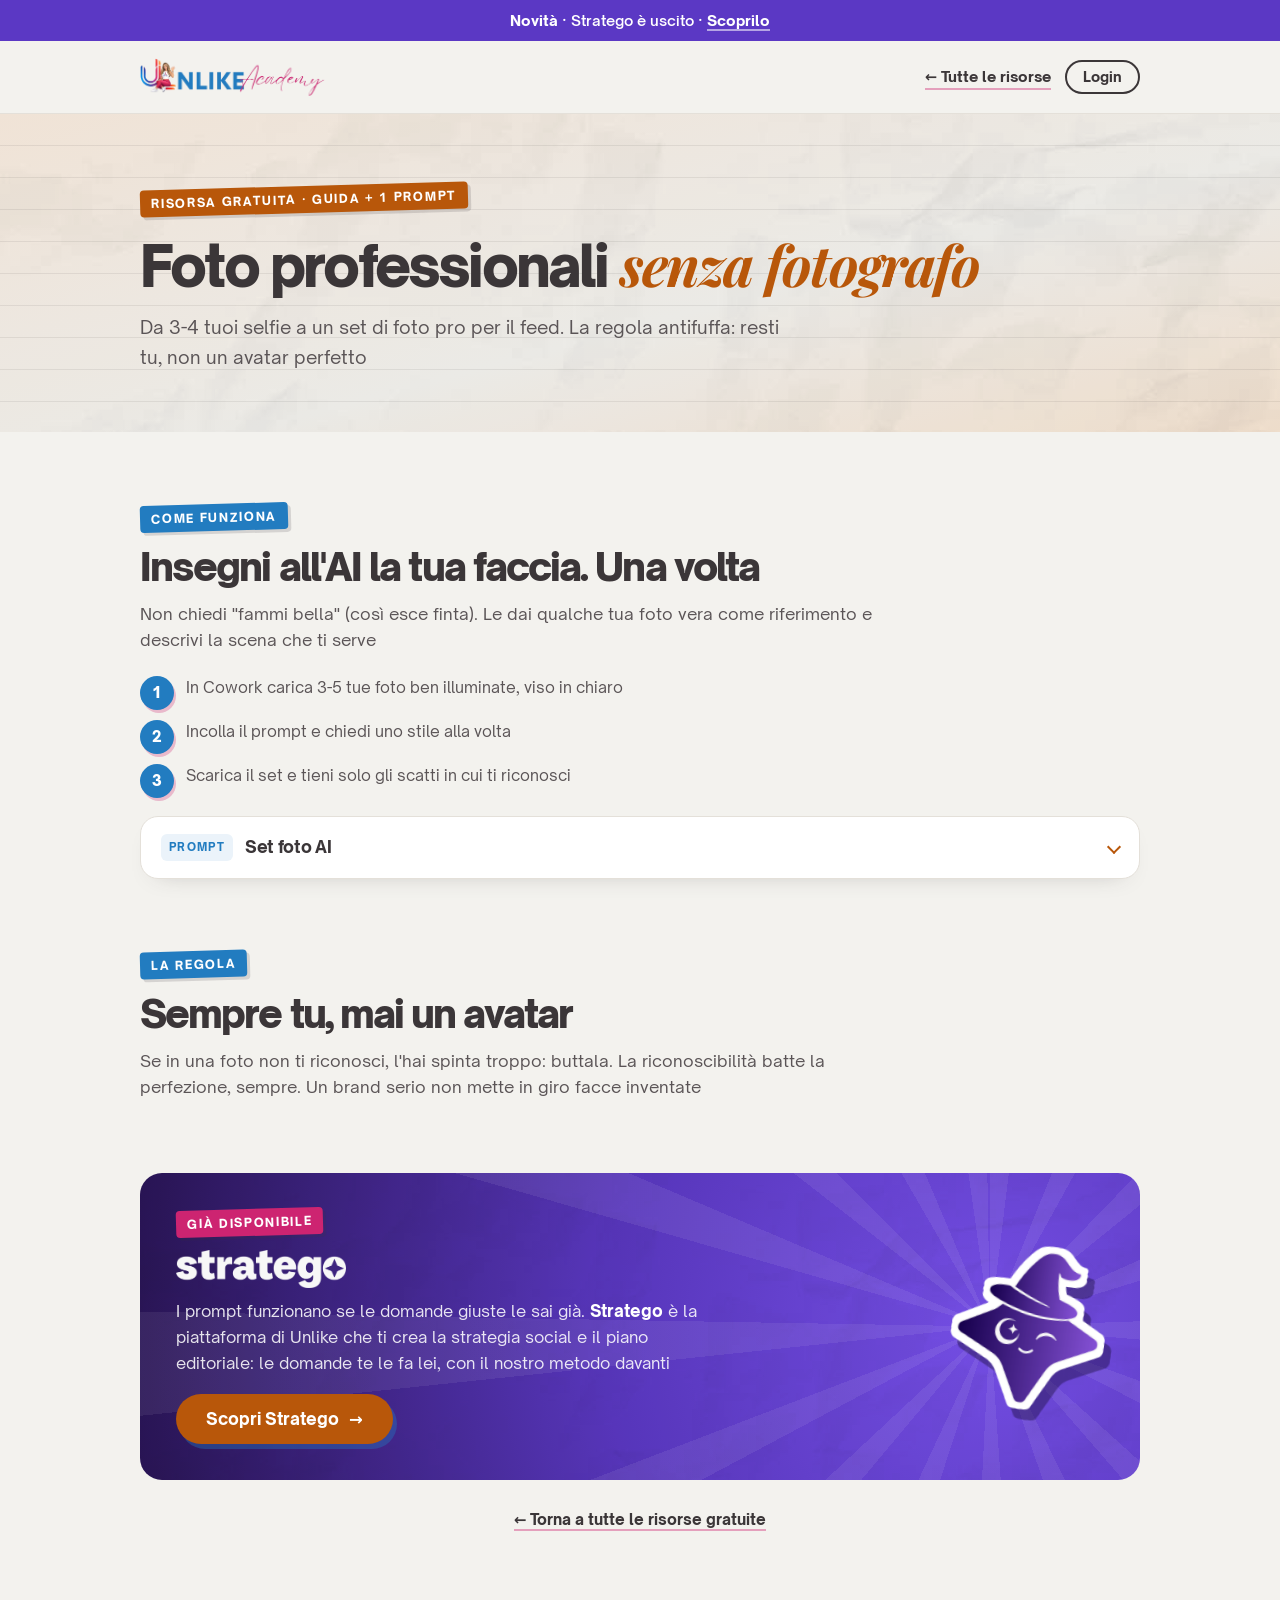
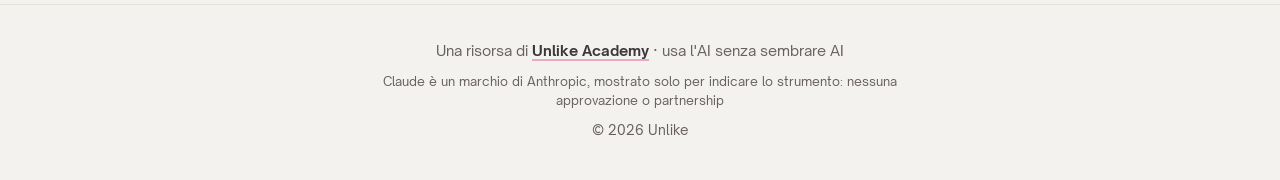
<file: foto-ai.html>
<!doctype html>
<html lang="it">
<head>
<meta charset="utf-8">
<meta name="viewport" content="width=device-width, initial-scale=1">
<title>Foto professionali senza fotografo · Unlike</title>
<meta name="description" content="Da 3-4 tuoi selfie a un set di foto pro per il feed. La regola antifuffa: resti tu, non un avatar perfetto">
<link rel="icon" href="assets/logo/favicon.png">
<link rel="apple-touch-icon" href="assets/logo/apple-touch-icon.png">
<link rel="preload" href="assets/fonts/open-sauce-sans-900.woff2" as="font" type="font/woff2" crossorigin>
<link rel="stylesheet" href="assets/stile.css?v=1">
<script src="https://academy.unlikeacademy.it/traccia.js?v=1" defer data-risorsa="aigratis"></script>
</head>
<body>

<a class="strip" data-live href="https://black.unlikeacademy.it/?utm_source=aigratis&amp;utm_medium=striscia&amp;utm_campaign=bf26" target="_blank" rel="noopener"><b>Live gratuita</b> giovedì 26/11 alle 19:30 · ti mostriamo Stratego dal vivo · <u>Iscriviti</u></a><script data-striscia>(function(){if(Date.now()<Date.UTC(2026,10,26,18,30))return;var s=document.querySelector('a[data-live]');if(!s)return;s.href='#stratego';s.removeAttribute('target');s.innerHTML='<b>Novità</b> · Stratego è uscito · <u>Scoprilo</u>';})()</script>
<header class="wrap hd">
  <a href="index.html"><img src="assets/logo/logo.webp" alt="Unlike Academy" width="768" height="158"></a>
  <div class="dx"><a class="back" href="index.html">&larr; Tutte le risorse</a><a class="login" href="https://club.unlikeacademy.it/sign_in" target="_blank" rel="noopener">Login</a></div>
</header>

<main>
<section class="hero"><div class="wrap"><span class="kicker">Risorsa gratuita · guida + 1 prompt</span><h1>Foto professionali <em>senza fotografo</em></h1><p class="lead">Da 3-4 tuoi selfie a un set di foto pro per il feed. La regola antifuffa: resti tu, non un avatar perfetto</p></div></section><section><div class="wrap"><span class="eyebrow">Come funziona</span><h2>Insegni all'AI la tua faccia. Una volta</h2><p class="sub">Non chiedi "fammi bella" (così esce finta). Le dai qualche tua foto vera come riferimento e descrivi la scena che ti serve</p><ol class="steps"><li>In Cowork carica 3-5 tue foto ben illuminate, viso in chiaro</li><li>Incolla il prompt e chiedi uno stile alla volta</li><li>Scarica il set e tieni solo gli scatti in cui ti riconosci</li></ol><details class="prompt"><summary>Set foto AI<span class="chev"></span></summary><div class="pact"><button class="copy-btn" data-target="p-foto" type="button">Copia il prompt</button></div><pre id="p-foto">Voglio creare un set di foto professionali per il mio feed partendo da mie foto reali.

MATERIALE: ti allego 3-5 mie foto ben illuminate, viso in chiaro, angolazioni diverse. Usale come riferimento dei miei lineamenti: NON cambiarmi i tratti del viso.

Generami un set coerente, uno stile alla volta (descrivo io la scena):
1. Ritratto business: luce morbida, sfondo neutro, mezzo busto.
2. Lifestyle: seduta a un tavolino, luce naturale.
3. Outdoor: in piedi, luce del tardo pomeriggio.
4. Primo piano ravvicinato, per le cover.

Regole: devo restare riconoscibile (stessa persona delle foto, mai un avatar). Niente pelle di plastica, niente proporzioni innaturali. Formato verticale 4:5 per il feed. Se un risultato non mi somiglia, dimmelo e lo rifacciamo.</pre></details></div></section><section style="padding-top:0;"><div class="wrap"><span class="eyebrow">La regola</span><h2>Sempre tu, mai un avatar</h2><p class="sub">Se in una foto non ti riconosci, l'hai spinta troppo: buttala. La riconoscibilità batte la perfezione, sempre. Un brand serio non mette in giro facce inventate</p></div></section>

<section id="stratego" style="padding-top:0"><div class="wrap">
  <div class="stbanner">
    <div>
      <span class="eyebrow" style="background:#CD2471">Già disponibile</span>
      <img class="wm" src="assets/stratego/stratego-wordmark-bianco.png" alt="Stratego" width="800" height="179">
      <p>I prompt funzionano se le domande giuste le sai già. <b>Stratego</b> è la piattaforma di Unlike che ti crea la strategia social e il piano editoriale: le domande te le fa lei, con il nostro metodo davanti</p>
      <a class="btn" href="https://stratego.social/?utm_source=aigratis&amp;utm_medium=banner-pagine&amp;utm_campaign=claude" target="_blank" rel="noopener">Scopri Stratego <span>&rarr;</span></a>
    </div>
    <img class="mago" src="assets/stratego/mascotte.png" alt="" width="390" height="420">
  </div>
  <p class="backlib"><a href="index.html">&larr; Torna a tutte le risorse gratuite</a></p>
</div></section>
</main>

<footer><div class="wrap">
  <p>Una risorsa di <a href="https://entra.unlikeacademy.it/?utm_source=aigratis&amp;utm_medium=footer&amp;utm_campaign=claude">Unlike Academy</a> · usa l'AI senza sembrare AI</p>
  <p class="marchi">Claude è un marchio di Anthropic, mostrato solo per indicare lo strumento: nessuna approvazione o partnership</p><p>© 2026 Unlike</p>
</div></footer>

<script>
document.querySelectorAll('.copy-btn').forEach(function(b){b.addEventListener('click',function(e){e.preventDefault();
  var p=document.getElementById(b.dataset.target);if(!p)return;var t=p.innerText;
  var ok=function(){var o=b.textContent;b.textContent='Copiato ✓';b.classList.add('done');setTimeout(function(){b.textContent=o;b.classList.remove('done')},1800)};
  if(navigator.clipboard&&navigator.clipboard.writeText){navigator.clipboard.writeText(t).then(ok).catch(function(){fb(t,ok)})}else{fb(t,ok)}
})});
function fb(t,c){var a=document.createElement('textarea');a.value=t;a.style.position='fixed';a.style.opacity='0';document.body.appendChild(a);a.select();try{document.execCommand('copy')}catch(e){}document.body.removeChild(a);c()}
</script>

</body>
</html>
</file>
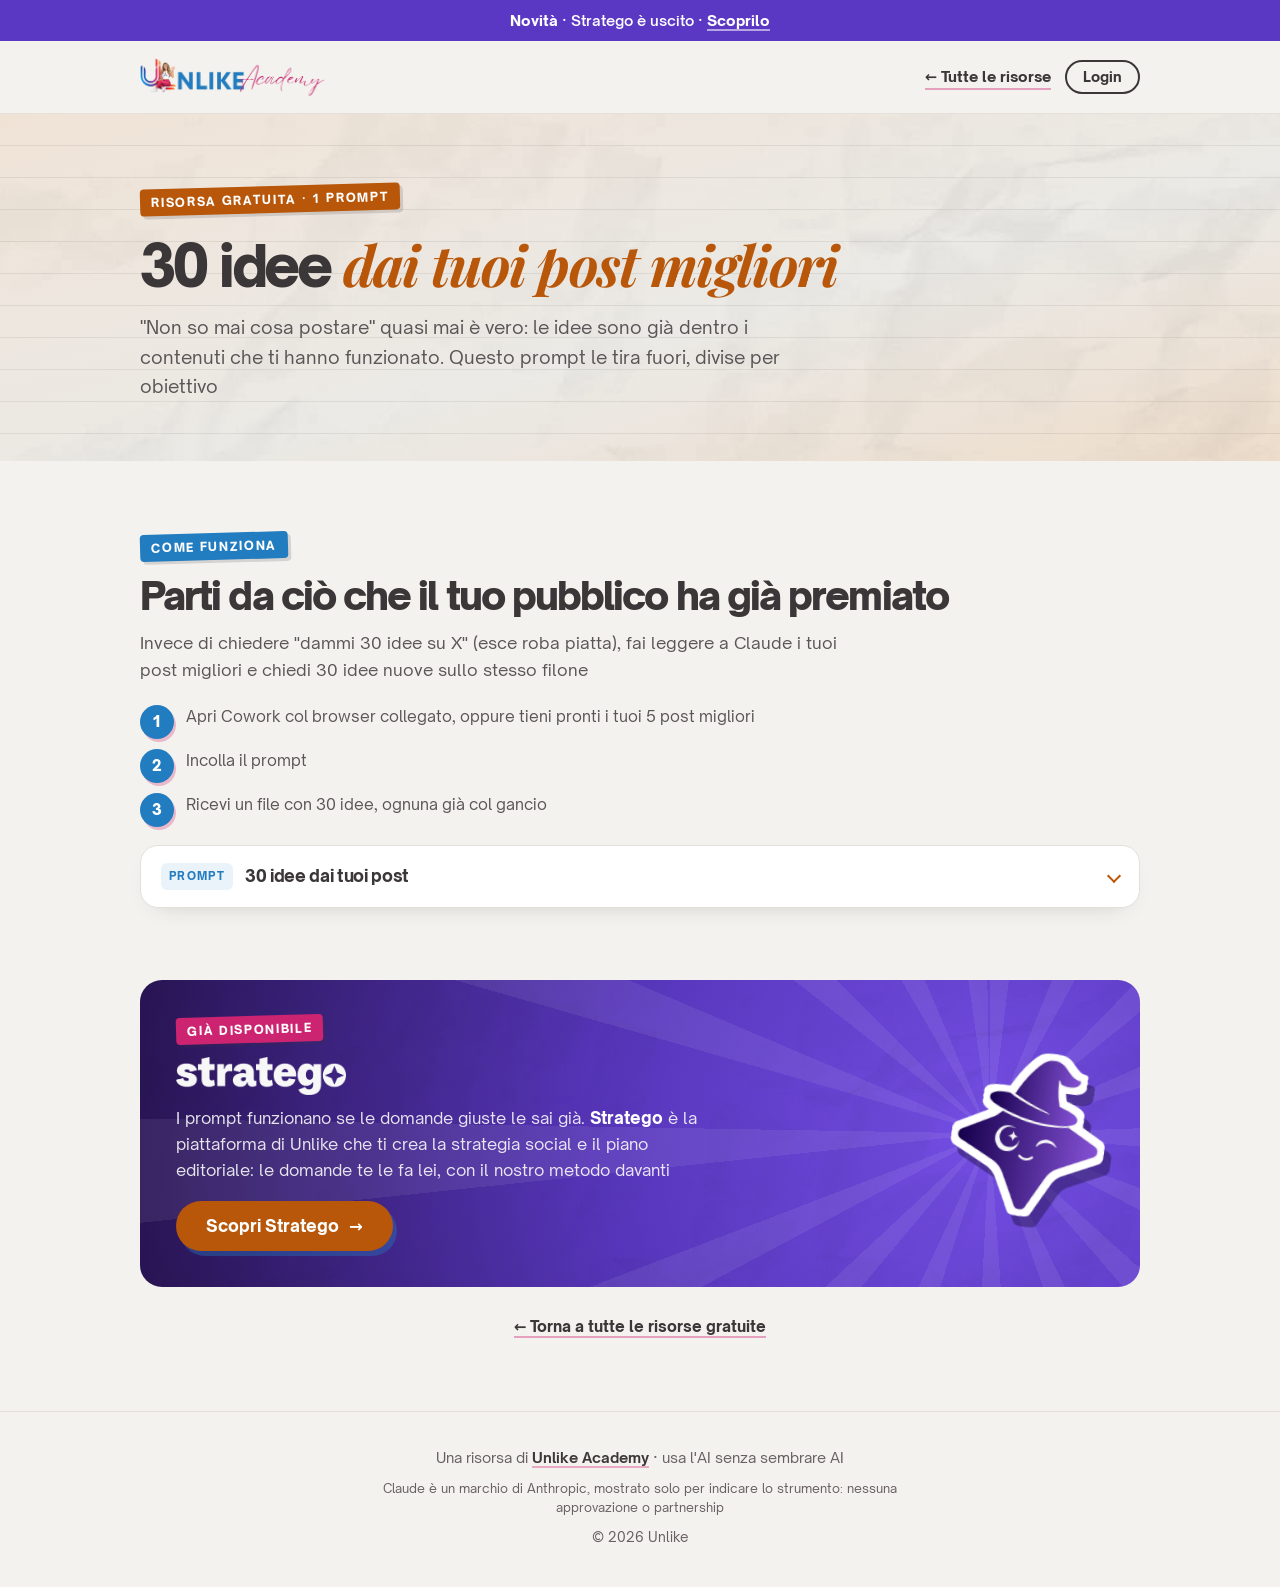
<file: idee-dai-post.html>
<!doctype html>
<html lang="it">
<head>
<meta charset="utf-8">
<meta name="viewport" content="width=device-width, initial-scale=1">
<title>30 idee dai tuoi post migliori · Unlike</title>
<meta name="description" content="'Non so mai cosa postare' quasi mai è vero: le idee sono già dentro i contenuti che ti hanno funzionato. Questo prompt le tira fuori, divise per obiettivo">
<link rel="icon" href="assets/logo/favicon.png">
<link rel="apple-touch-icon" href="assets/logo/apple-touch-icon.png">
<link rel="preload" href="assets/fonts/open-sauce-sans-900.woff2" as="font" type="font/woff2" crossorigin>
<link rel="stylesheet" href="assets/stile.css?v=1">
<script src="https://academy.unlikeacademy.it/traccia.js?v=1" defer data-risorsa="aigratis"></script>
</head>
<body>

<a class="strip" data-live href="https://black.unlikeacademy.it/?utm_source=aigratis&amp;utm_medium=striscia&amp;utm_campaign=bf26" target="_blank" rel="noopener"><b>Live gratuita</b> giovedì 26/11 alle 19:30 · ti mostriamo Stratego dal vivo · <u>Iscriviti</u></a><script data-striscia>(function(){if(Date.now()<Date.UTC(2026,10,26,18,30))return;var s=document.querySelector('a[data-live]');if(!s)return;s.href='#stratego';s.removeAttribute('target');s.innerHTML='<b>Novità</b> · Stratego è uscito · <u>Scoprilo</u>';})()</script>
<header class="wrap hd">
  <a href="index.html"><img src="assets/logo/logo.webp" alt="Unlike Academy" width="768" height="158"></a>
  <div class="dx"><a class="back" href="index.html">&larr; Tutte le risorse</a><a class="login" href="https://club.unlikeacademy.it/sign_in" target="_blank" rel="noopener">Login</a></div>
</header>

<main>
<section class="hero"><div class="wrap"><span class="kicker">Risorsa gratuita · 1 prompt</span><h1>30 idee <em>dai tuoi post migliori</em></h1><p class="lead">"Non so mai cosa postare" quasi mai è vero: le idee sono già dentro i contenuti che ti hanno funzionato. Questo prompt le tira fuori, divise per obiettivo</p></div></section><section><div class="wrap"><span class="eyebrow">Come funziona</span><h2>Parti da ciò che il tuo pubblico ha già premiato</h2><p class="sub">Invece di chiedere "dammi 30 idee su X" (esce roba piatta), fai leggere a Claude i tuoi post migliori e chiedi 30 idee nuove sullo stesso filone</p><ol class="steps"><li>Apri Cowork col browser collegato, oppure tieni pronti i tuoi 5 post migliori</li><li>Incolla il prompt</li><li>Ricevi un file con 30 idee, ognuna già col gancio</li></ol><details class="prompt"><summary>30 idee dai tuoi post<span class="chev"></span></summary><div class="pact"><button class="copy-btn" data-target="p-idee" type="button">Copia il prompt</button></div><pre id="p-idee">Sei il mio stratega di contenuti. Voglio 30 idee nuove partendo da ciò che ha GIÀ funzionato per me, non da temi a caso.

Prima individua i miei contenuti migliori, in uno di questi due modi:
- OPZIONE A: collegati al browser, apri il mio profilo [LINK], guarda gli ultimi 15 post e prendi i 5 più salvati/commentati.
- OPZIONE B: usa questi miei 5 post migliori che ti incollo qui: [INCOLLA].

Poi:
1. Dimmi cosa hanno in comune (tema, formato, tipo di gancio).
2. Generami 30 idee nuove sullo stesso filone, divise per obiettivo: 12 per farmi SCOPRIRE (pubblico nuovo), 12 per far FIDARE (chi già mi segue), 6 per VENDERE.
3. Per ognuna: un gancio pronto + il formato consigliato (reel / carosello / storia).

Regole: niente idee generiche tipo "10 consigli su X". Parti dal mio tono e dai miei temi reali. Se non hai i miei post, chiedimeli prima di procedere. Salva come "30-idee-[data]".</pre></details></div></section>

<section id="stratego" style="padding-top:0"><div class="wrap">
  <div class="stbanner">
    <div>
      <span class="eyebrow" style="background:#CD2471">Già disponibile</span>
      <img class="wm" src="assets/stratego/stratego-wordmark-bianco.png" alt="Stratego" width="800" height="179">
      <p>I prompt funzionano se le domande giuste le sai già. <b>Stratego</b> è la piattaforma di Unlike che ti crea la strategia social e il piano editoriale: le domande te le fa lei, con il nostro metodo davanti</p>
      <a class="btn" href="https://stratego.social/?utm_source=aigratis&amp;utm_medium=banner-pagine&amp;utm_campaign=claude" target="_blank" rel="noopener">Scopri Stratego <span>&rarr;</span></a>
    </div>
    <img class="mago" src="assets/stratego/mascotte.png" alt="" width="390" height="420">
  </div>
  <p class="backlib"><a href="index.html">&larr; Torna a tutte le risorse gratuite</a></p>
</div></section>
</main>

<footer><div class="wrap">
  <p>Una risorsa di <a href="https://entra.unlikeacademy.it/?utm_source=aigratis&amp;utm_medium=footer&amp;utm_campaign=claude">Unlike Academy</a> · usa l'AI senza sembrare AI</p>
  <p class="marchi">Claude è un marchio di Anthropic, mostrato solo per indicare lo strumento: nessuna approvazione o partnership</p><p>© 2026 Unlike</p>
</div></footer>

<script>
document.querySelectorAll('.copy-btn').forEach(function(b){b.addEventListener('click',function(e){e.preventDefault();
  var p=document.getElementById(b.dataset.target);if(!p)return;var t=p.innerText;
  var ok=function(){var o=b.textContent;b.textContent='Copiato ✓';b.classList.add('done');setTimeout(function(){b.textContent=o;b.classList.remove('done')},1800)};
  if(navigator.clipboard&&navigator.clipboard.writeText){navigator.clipboard.writeText(t).then(ok).catch(function(){fb(t,ok)})}else{fb(t,ok)}
})});
function fb(t,c){var a=document.createElement('textarea');a.value=t;a.style.position='fixed';a.style.opacity='0';document.body.appendChild(a);a.select();try{document.execCommand('copy')}catch(e){}document.body.removeChild(a);c()}
</script>

</body>
</html>
</file>
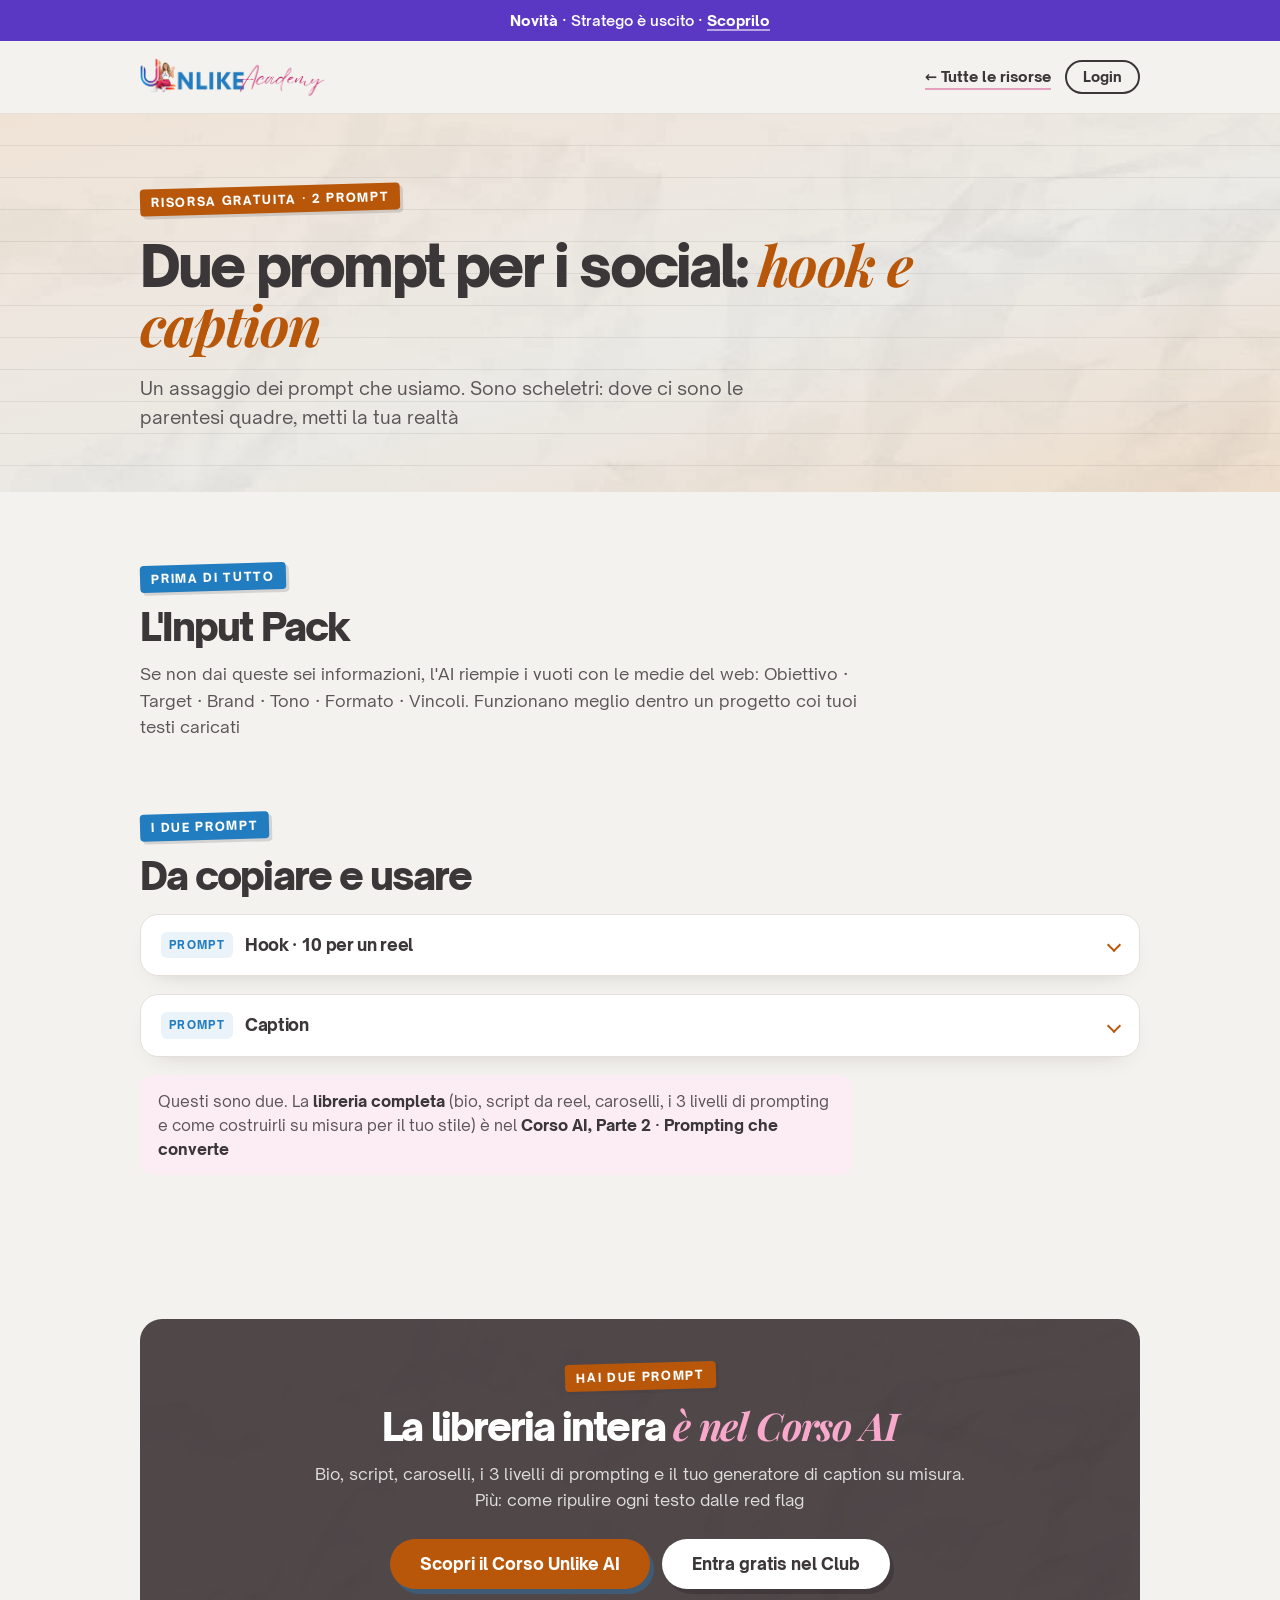
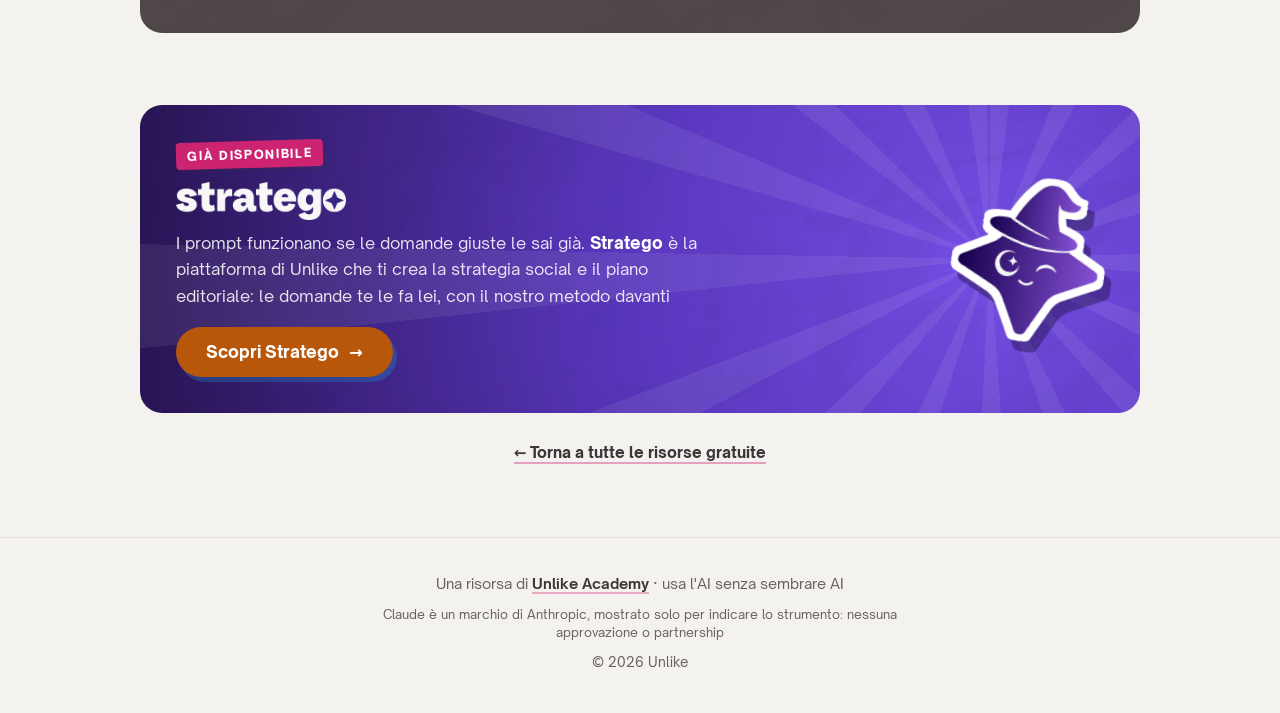
<file: libreria-prompt.html>
<!doctype html>
<html lang="it">
<head>
<meta charset="utf-8">
<meta name="viewport" content="width=device-width, initial-scale=1">
<title>Prompt per i social: hook e caption · Unlike</title>
<meta name="description" content="Un assaggio dei prompt che usiamo. Sono scheletri: dove ci sono le parentesi quadre, metti la tua realtà">
<link rel="icon" href="assets/logo/favicon.png">
<link rel="apple-touch-icon" href="assets/logo/apple-touch-icon.png">
<link rel="preload" href="assets/fonts/open-sauce-sans-900.woff2" as="font" type="font/woff2" crossorigin>
<link rel="stylesheet" href="assets/stile.css?v=1">
<script src="https://academy.unlikeacademy.it/traccia.js?v=1" defer data-risorsa="aigratis"></script>
</head>
<body>

<a class="strip" data-live href="https://black.unlikeacademy.it/?utm_source=aigratis&amp;utm_medium=striscia&amp;utm_campaign=bf26" target="_blank" rel="noopener"><b>Live gratuita</b> giovedì 26/11 alle 19:30 · ti mostriamo Stratego dal vivo · <u>Iscriviti</u></a><script data-striscia>(function(){if(Date.now()<Date.UTC(2026,10,26,18,30))return;var s=document.querySelector('a[data-live]');if(!s)return;s.href='#stratego';s.removeAttribute('target');s.innerHTML='<b>Novità</b> · Stratego è uscito · <u>Scoprilo</u>';})()</script>
<header class="wrap hd">
  <a href="index.html"><img src="assets/logo/logo.webp" alt="Unlike Academy" width="768" height="158"></a>
  <div class="dx"><a class="back" href="index.html">&larr; Tutte le risorse</a><a class="login" href="https://club.unlikeacademy.it/sign_in" target="_blank" rel="noopener">Login</a></div>
</header>

<main>
<section class="hero"><div class="wrap">
<span class="kicker">Risorsa gratuita · 2 prompt</span>
<h1>Due prompt per i social: <em>hook e caption</em></h1>
<p class="lead">Un assaggio dei prompt che usiamo. Sono scheletri: dove ci sono le parentesi quadre, metti la tua realtà</p>
</div></section>
<section><div class="wrap">
<span class="eyebrow">Prima di tutto</span>
<h2>L'Input Pack</h2>
<p class="sub">Se non dai queste sei informazioni, l'AI riempie i vuoti con le medie del web: Obiettivo · Target · Brand · Tono · Formato · Vincoli. Funzionano meglio dentro un progetto coi tuoi testi caricati</p>
</div></section>
<section style="padding-top:0;"><div class="wrap">
<span class="eyebrow">I due prompt</span>
<h2>Da copiare e usare</h2>
<details class="prompt"><summary>Hook · 10 per un reel<span class="chev"></span></summary>
<div class="pact"><button class="copy-btn" data-target="p-hook" type="button">Copia il prompt</button></div>
<pre id="p-hook">Tema: [argomento]. Target: [a chi parli].

Dammi 10 hook per l'apertura, variando gli angoli (curiosità, errore, contrasto, domanda, provocazione). Almeno 3 devono rompere un luogo comune del mio settore. Non devono suonare come AI: fai riferimento ai miei esempi di stile.</pre>
</details>
<details class="prompt"><summary>Caption<span class="chev"></span></summary>
<div class="pact"><button class="copy-btn" data-target="p-caption" type="button">Copia il prompt</button></div>
<pre id="p-caption">Scrivimi la caption per [contenuto].

Prima riga = hook autonomo (domanda, controintuitivo, numero o inizio di una storia), diversa dal gancio della cover. Corpo: una sola idea con un esempio concreto, una idea per riga. Chiudi con UNA sola CTA: [la tua CTA]. Niente red flag (frasi gonfiate, lineette lunghe, entusiasmo finto).</pre>
</details>
<div class="note">Questi sono due. La <b>libreria completa</b> (bio, script da reel, caroselli, i 3 livelli di prompting e come costruirli su misura per il tuo stile) è nel <b>Corso AI, Parte 2 · Prompting che converte</b></div>
</div></section>
<section><div class="wrap"><div class="systembox">
<span class="eyebrow">Hai due prompt</span>
<h2>La libreria intera <em>è nel Corso AI</em></h2>
<p>Bio, script, caroselli, i 3 livelli di prompting e il tuo generatore di caption su misura. Più: come ripulire ogni testo dalle red flag</p>
<div class="btns"><a class="btn" href="https://club.unlikeacademy.it/c/corso-ai" rel="noopener" target="_blank">Scopri il Corso Unlike AI</a><a class="btn btn-chiaro" href="https://entra.unlikeacademy.it/?utm_source=aigratis&amp;utm_medium=chiusura&amp;utm_campaign=claude">Entra gratis nel Club</a></div>
</div></div></section>

<section id="stratego" style="padding-top:0"><div class="wrap">
  <div class="stbanner">
    <div>
      <span class="eyebrow" style="background:#CD2471">Già disponibile</span>
      <img class="wm" src="assets/stratego/stratego-wordmark-bianco.png" alt="Stratego" width="800" height="179">
      <p>I prompt funzionano se le domande giuste le sai già. <b>Stratego</b> è la piattaforma di Unlike che ti crea la strategia social e il piano editoriale: le domande te le fa lei, con il nostro metodo davanti</p>
      <a class="btn" href="https://stratego.social/?utm_source=aigratis&amp;utm_medium=banner-pagine&amp;utm_campaign=claude" target="_blank" rel="noopener">Scopri Stratego <span>&rarr;</span></a>
    </div>
    <img class="mago" src="assets/stratego/mascotte.png" alt="" width="390" height="420">
  </div>
  <p class="backlib"><a href="index.html">&larr; Torna a tutte le risorse gratuite</a></p>
</div></section>
</main>

<footer><div class="wrap">
  <p>Una risorsa di <a href="https://entra.unlikeacademy.it/?utm_source=aigratis&amp;utm_medium=footer&amp;utm_campaign=claude">Unlike Academy</a> · usa l'AI senza sembrare AI</p>
  <p class="marchi">Claude è un marchio di Anthropic, mostrato solo per indicare lo strumento: nessuna approvazione o partnership</p><p>© 2026 Unlike</p>
</div></footer>

<script>
document.querySelectorAll('.copy-btn').forEach(function(b){b.addEventListener('click',function(e){e.preventDefault();
  var p=document.getElementById(b.dataset.target);if(!p)return;var t=p.innerText;
  var ok=function(){var o=b.textContent;b.textContent='Copiato ✓';b.classList.add('done');setTimeout(function(){b.textContent=o;b.classList.remove('done')},1800)};
  if(navigator.clipboard&&navigator.clipboard.writeText){navigator.clipboard.writeText(t).then(ok).catch(function(){fb(t,ok)})}else{fb(t,ok)}
})});
function fb(t,c){var a=document.createElement('textarea');a.value=t;a.style.position='fixed';a.style.opacity='0';document.body.appendChild(a);a.select();try{document.execCommand('copy')}catch(e){}document.body.removeChild(a);c()}
</script>

</body>
</html>
</file>
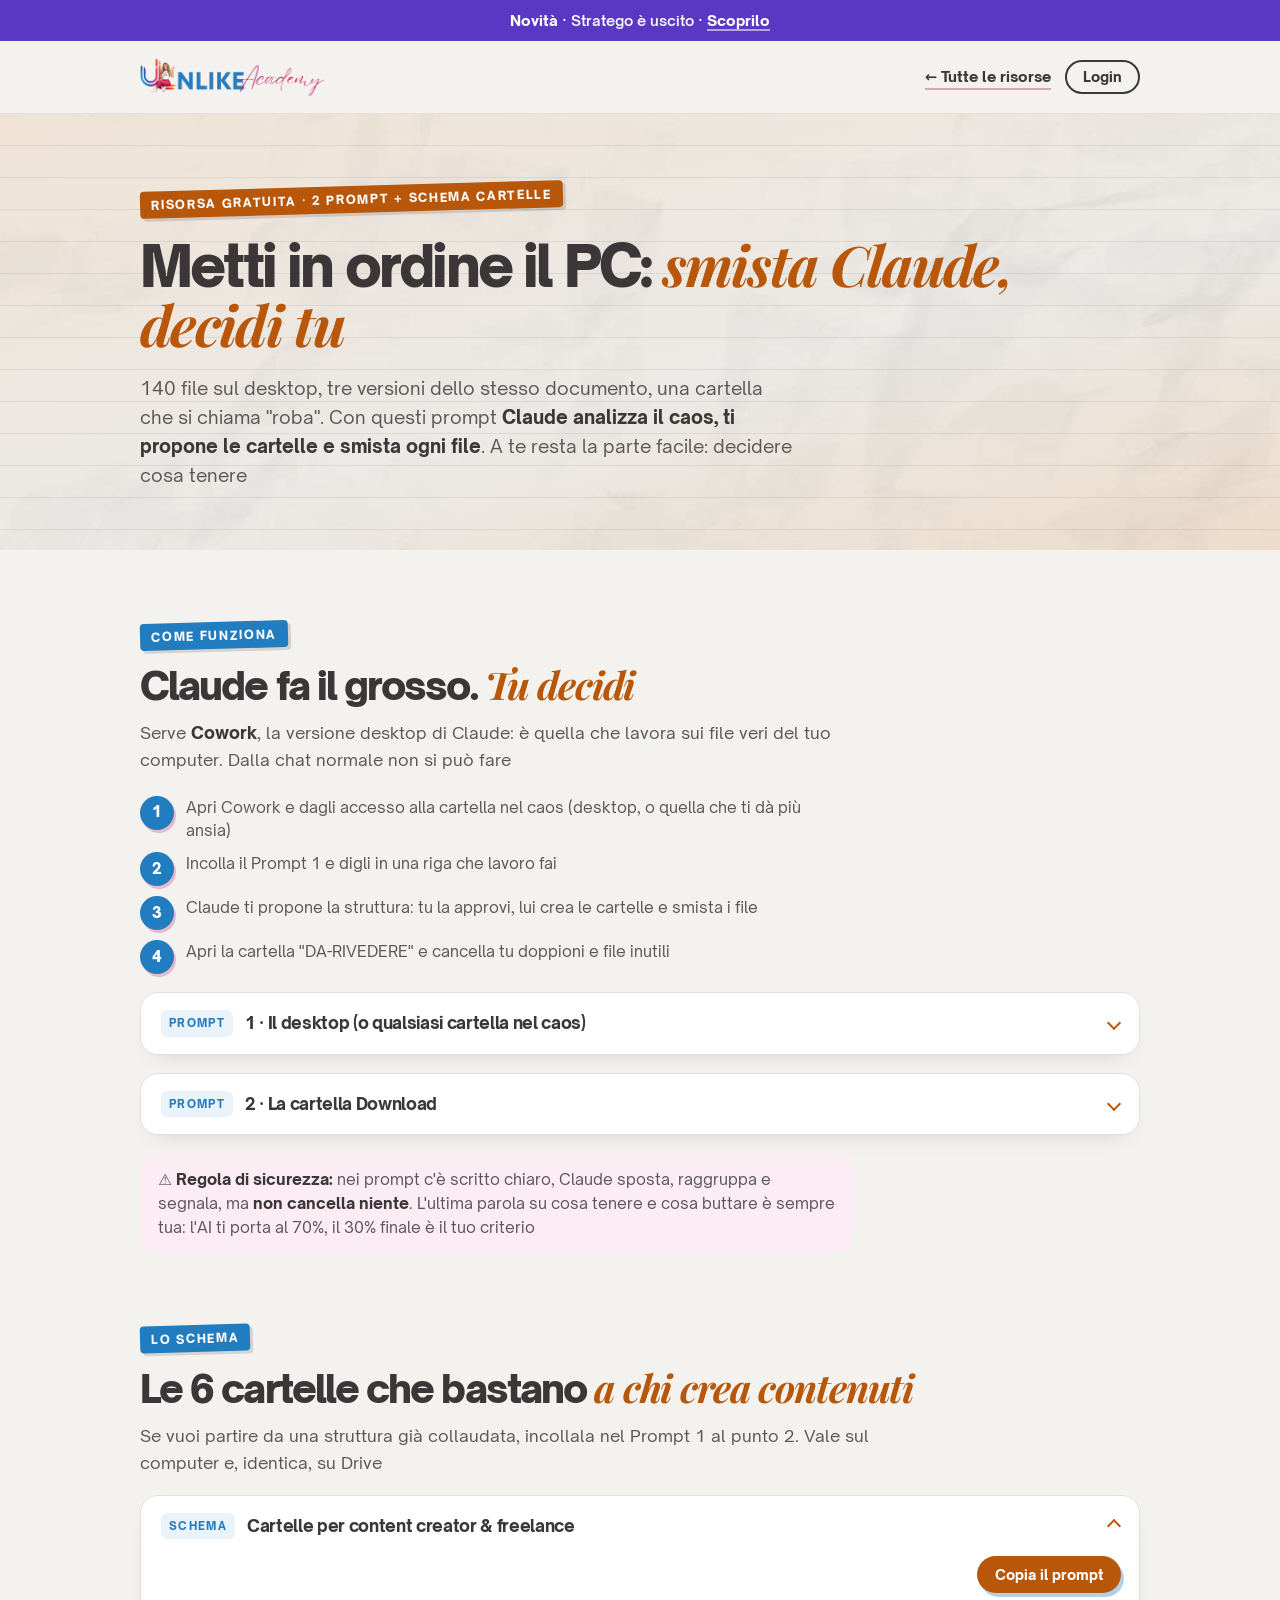
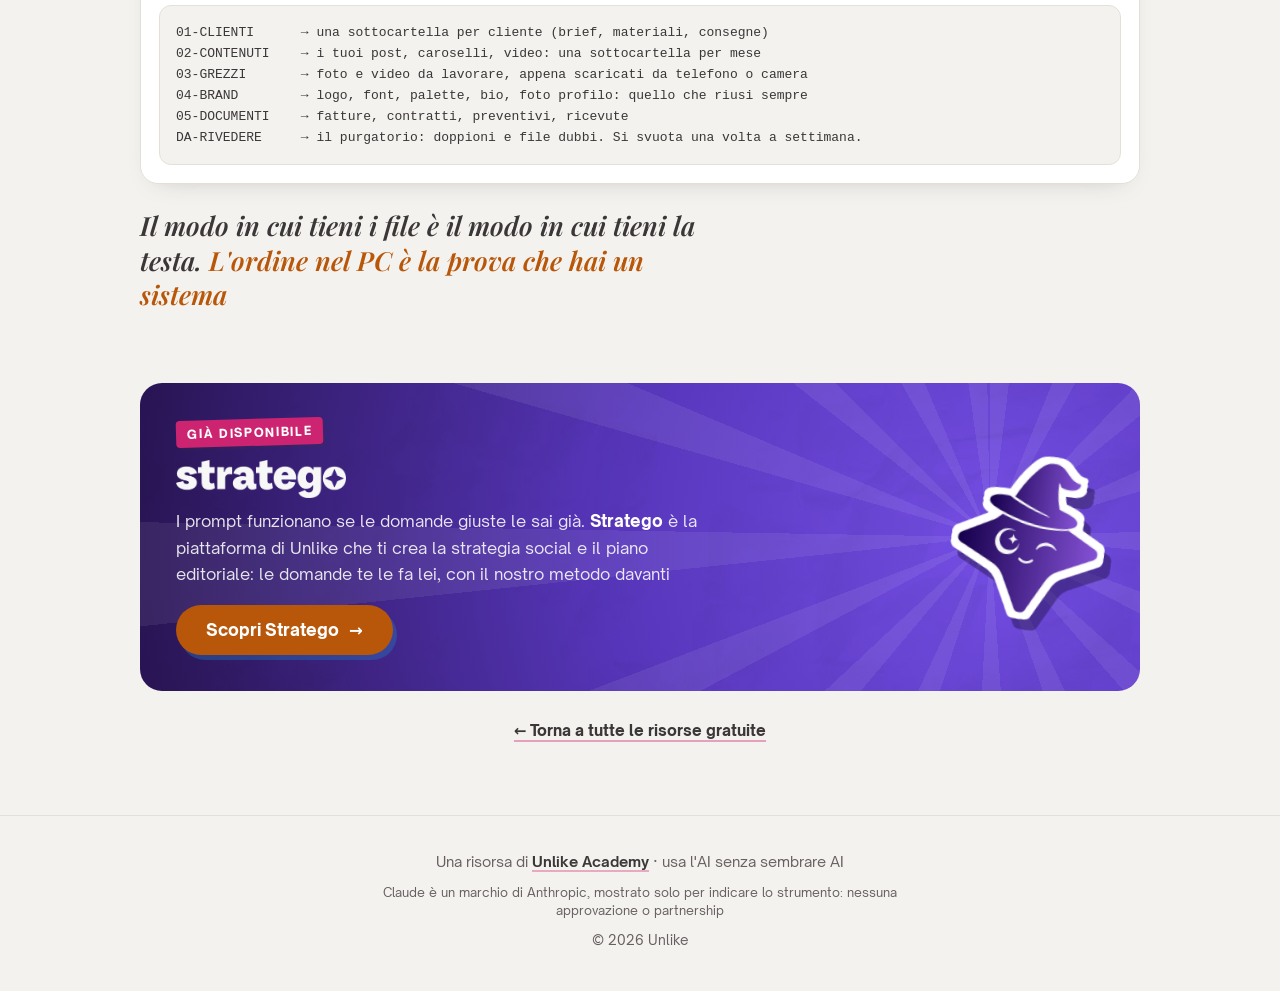
<file: organizza-pc.html>
<!doctype html>
<html lang="it">
<head>
<meta charset="utf-8">
<meta name="viewport" content="width=device-width, initial-scale=1">
<title>Metti in ordine il PC con Claude · Unlike</title>
<meta name="description" content="140 file sul desktop, tre versioni dello stesso documento, una cartella che si chiama 'roba'. Con questi prompt Claude analizza il caos, ti propone le cart">
<link rel="icon" href="assets/logo/favicon.png">
<link rel="apple-touch-icon" href="assets/logo/apple-touch-icon.png">
<link rel="preload" href="assets/fonts/open-sauce-sans-900.woff2" as="font" type="font/woff2" crossorigin>
<link rel="stylesheet" href="assets/stile.css?v=1">
<script src="https://academy.unlikeacademy.it/traccia.js?v=1" defer data-risorsa="aigratis"></script>
</head>
<body>

<a class="strip" data-live href="https://black.unlikeacademy.it/?utm_source=aigratis&amp;utm_medium=striscia&amp;utm_campaign=bf26" target="_blank" rel="noopener"><b>Live gratuita</b> giovedì 26/11 alle 19:30 · ti mostriamo Stratego dal vivo · <u>Iscriviti</u></a><script data-striscia>(function(){if(Date.now()<Date.UTC(2026,10,26,18,30))return;var s=document.querySelector('a[data-live]');if(!s)return;s.href='#stratego';s.removeAttribute('target');s.innerHTML='<b>Novità</b> · Stratego è uscito · <u>Scoprilo</u>';})()</script>
<header class="wrap hd">
  <a href="index.html"><img src="assets/logo/logo.webp" alt="Unlike Academy" width="768" height="158"></a>
  <div class="dx"><a class="back" href="index.html">&larr; Tutte le risorse</a><a class="login" href="https://club.unlikeacademy.it/sign_in" target="_blank" rel="noopener">Login</a></div>
</header>

<main>
<section class="hero"><div class="wrap"><span class="kicker">Risorsa gratuita · 2 prompt + schema cartelle</span><h1>Metti in ordine il PC: <em>smista Claude, decidi tu</em></h1><p class="lead">140 file sul desktop, tre versioni dello stesso documento, una cartella che si chiama "roba". Con questi prompt <b>Claude analizza il caos, ti propone le cartelle e smista ogni file</b>. A te resta la parte facile: decidere cosa tenere</p></div></section><section><div class="wrap"><span class="eyebrow">Come funziona</span><h2>Claude fa il grosso. <em>Tu decidi</em></h2><p class="sub">Serve <b>Cowork</b>, la versione desktop di Claude: è quella che lavora sui file veri del tuo computer. Dalla chat normale non si può fare</p><ol class="steps"><li>Apri Cowork e dagli accesso alla cartella nel caos (desktop, o quella che ti dà più ansia)</li><li>Incolla il Prompt 1 e digli in una riga che lavoro fai</li><li>Claude ti propone la struttura: tu la approvi, lui crea le cartelle e smista i file</li><li>Apri la cartella "DA-RIVEDERE" e cancella tu doppioni e file inutili</li></ol><details class="prompt"><summary>1 · Il desktop (o qualsiasi cartella nel caos)<span class="chev"></span></summary><div class="pact"><button class="copy-btn" data-target="p-desktop" type="button">Copia il prompt</button></div><pre id="p-desktop">Voglio mettere in ordine il mio desktop (vale per qualsiasi cartella nel caos). Tu analizzi, proponi e smisti: io decido. Per contesto, lavoro così: [DI' IN UNA RIGA CHE LAVORO FAI, es. "creo contenuti per Instagram e seguo 5 clienti"].

1. Guarda cosa c'è dentro e fammi un quadro veloce: quanti file, di che tipo, cosa si ripete.
2. Proponimi una struttura di massimo 5-6 cartelle con nomi chiari, pensata per come lavoro io. NON creare ancora niente: prima voglio vederla.
3. Quando ti do l'ok, crea le cartelle e sposta ogni file al posto giusto.
4. REGOLA FISSA: non cancellare mai niente. Doppioni, versioni vecchie e file che sembrano inutili vanno in una cartella "DA-RIVEDERE", con l'elenco di cosa c'è e perché sta lì. Decido io.
5. Alla fine dammi il riepilogo: quanti file hai spostato, dove, e cosa mi conviene guardare per primo dentro DA-RIVEDERE.</pre></details><details class="prompt"><summary>2 · La cartella Download<span class="chev"></span></summary><div class="pact"><button class="copy-btn" data-target="p-download" type="button">Copia il prompt</button></div><pre id="p-download">Ora tocca alla cartella Download: è piena di file scaricati e mai più aperti.

1. Leggi cosa c'è e categorizza i file per tipo e contenuto (documenti, immagini, PDF, ricevute, installer...). Per i file sensibili non serve aprirli: giudica da nome, tipo e data.
2. Crea le categorie come sottocartelle e smista tutto.
3. Raggruppa i probabili duplicati (stesso nome, "copia", "(1)", stessa dimensione) in "DA-RIVEDERE/duplicati" e fammi l'elenco.
4. Gli installer (.dmg, .exe, .zip di programmi che ho già installato) mettili in "DA-RIVEDERE/installer": sono quasi sempre da buttare, ma decido io.
5. Non cancellare niente. Alla fine: riepilogo di cosa hai trovato e i 10 file più pesanti, così so subito dove recupero spazio.</pre></details><div class="note">⚠️ <b>Regola di sicurezza:</b> nei prompt c'è scritto chiaro, Claude sposta, raggruppa e segnala, ma <b>non cancella niente</b>. L'ultima parola su cosa tenere e cosa buttare è sempre tua: l'AI ti porta al 70%, il 30% finale è il tuo criterio</div></div></section><section style="padding-top:0;"><div class="wrap"><span class="eyebrow">Lo schema</span><h2>Le 6 cartelle che bastano <em>a chi crea contenuti</em></h2><p class="sub">Se vuoi partire da una struttura già collaudata, incollala nel Prompt 1 al punto 2. Vale sul computer e, identica, su Drive</p><details class="prompt schema" open=""><summary>Cartelle per content creator &amp; freelance<span class="chev"></span></summary><div class="pact"><button class="copy-btn" data-target="p-schema" type="button">Copia il prompt</button></div><pre id="p-schema">01-CLIENTI      → una sottocartella per cliente (brief, materiali, consegne)
02-CONTENUTI    → i tuoi post, caroselli, video: una sottocartella per mese
03-GREZZI       → foto e video da lavorare, appena scaricati da telefono o camera
04-BRAND        → logo, font, palette, bio, foto profilo: quello che riusi sempre
05-DOCUMENTI    → fatture, contratti, preventivi, ricevute
DA-RIVEDERE     → il purgatorio: doppioni e file dubbi. Si svuota una volta a settimana.</pre></details><p class="quote">Il modo in cui tieni i file è il modo in cui tieni la testa. <span>L'ordine nel PC è la prova che hai un sistema</span></p></div></section>

<section id="stratego" style="padding-top:0"><div class="wrap">
  <div class="stbanner">
    <div>
      <span class="eyebrow" style="background:#CD2471">Già disponibile</span>
      <img class="wm" src="assets/stratego/stratego-wordmark-bianco.png" alt="Stratego" width="800" height="179">
      <p>I prompt funzionano se le domande giuste le sai già. <b>Stratego</b> è la piattaforma di Unlike che ti crea la strategia social e il piano editoriale: le domande te le fa lei, con il nostro metodo davanti</p>
      <a class="btn" href="https://stratego.social/?utm_source=aigratis&amp;utm_medium=banner-pagine&amp;utm_campaign=claude" target="_blank" rel="noopener">Scopri Stratego <span>&rarr;</span></a>
    </div>
    <img class="mago" src="assets/stratego/mascotte.png" alt="" width="390" height="420">
  </div>
  <p class="backlib"><a href="index.html">&larr; Torna a tutte le risorse gratuite</a></p>
</div></section>
</main>

<footer><div class="wrap">
  <p>Una risorsa di <a href="https://entra.unlikeacademy.it/?utm_source=aigratis&amp;utm_medium=footer&amp;utm_campaign=claude">Unlike Academy</a> · usa l'AI senza sembrare AI</p>
  <p class="marchi">Claude è un marchio di Anthropic, mostrato solo per indicare lo strumento: nessuna approvazione o partnership</p><p>© 2026 Unlike</p>
</div></footer>

<script>
document.querySelectorAll('.copy-btn').forEach(function(b){b.addEventListener('click',function(e){e.preventDefault();
  var p=document.getElementById(b.dataset.target);if(!p)return;var t=p.innerText;
  var ok=function(){var o=b.textContent;b.textContent='Copiato ✓';b.classList.add('done');setTimeout(function(){b.textContent=o;b.classList.remove('done')},1800)};
  if(navigator.clipboard&&navigator.clipboard.writeText){navigator.clipboard.writeText(t).then(ok).catch(function(){fb(t,ok)})}else{fb(t,ok)}
})});
function fb(t,c){var a=document.createElement('textarea');a.value=t;a.style.position='fixed';a.style.opacity='0';document.body.appendChild(a);a.select();try{document.execCommand('copy')}catch(e){}document.body.removeChild(a);c()}
</script>

</body>
</html>
</file>
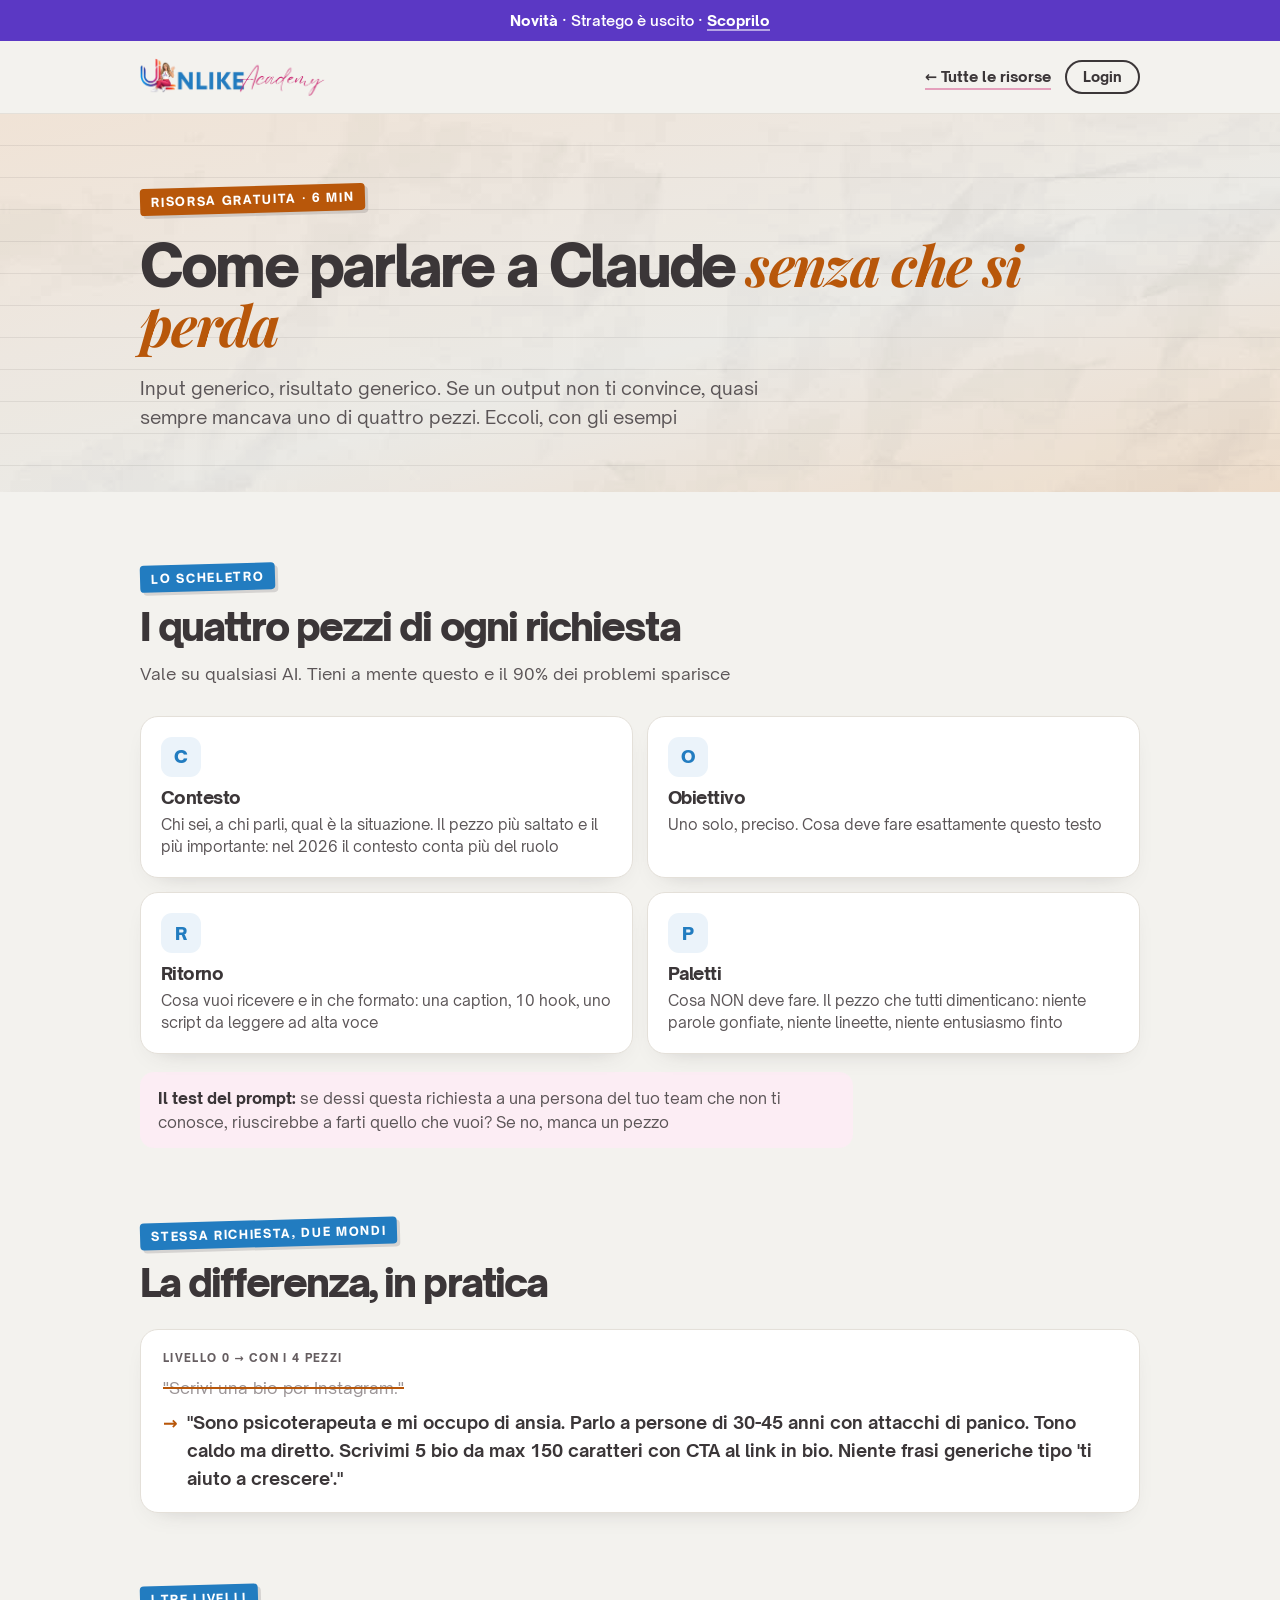
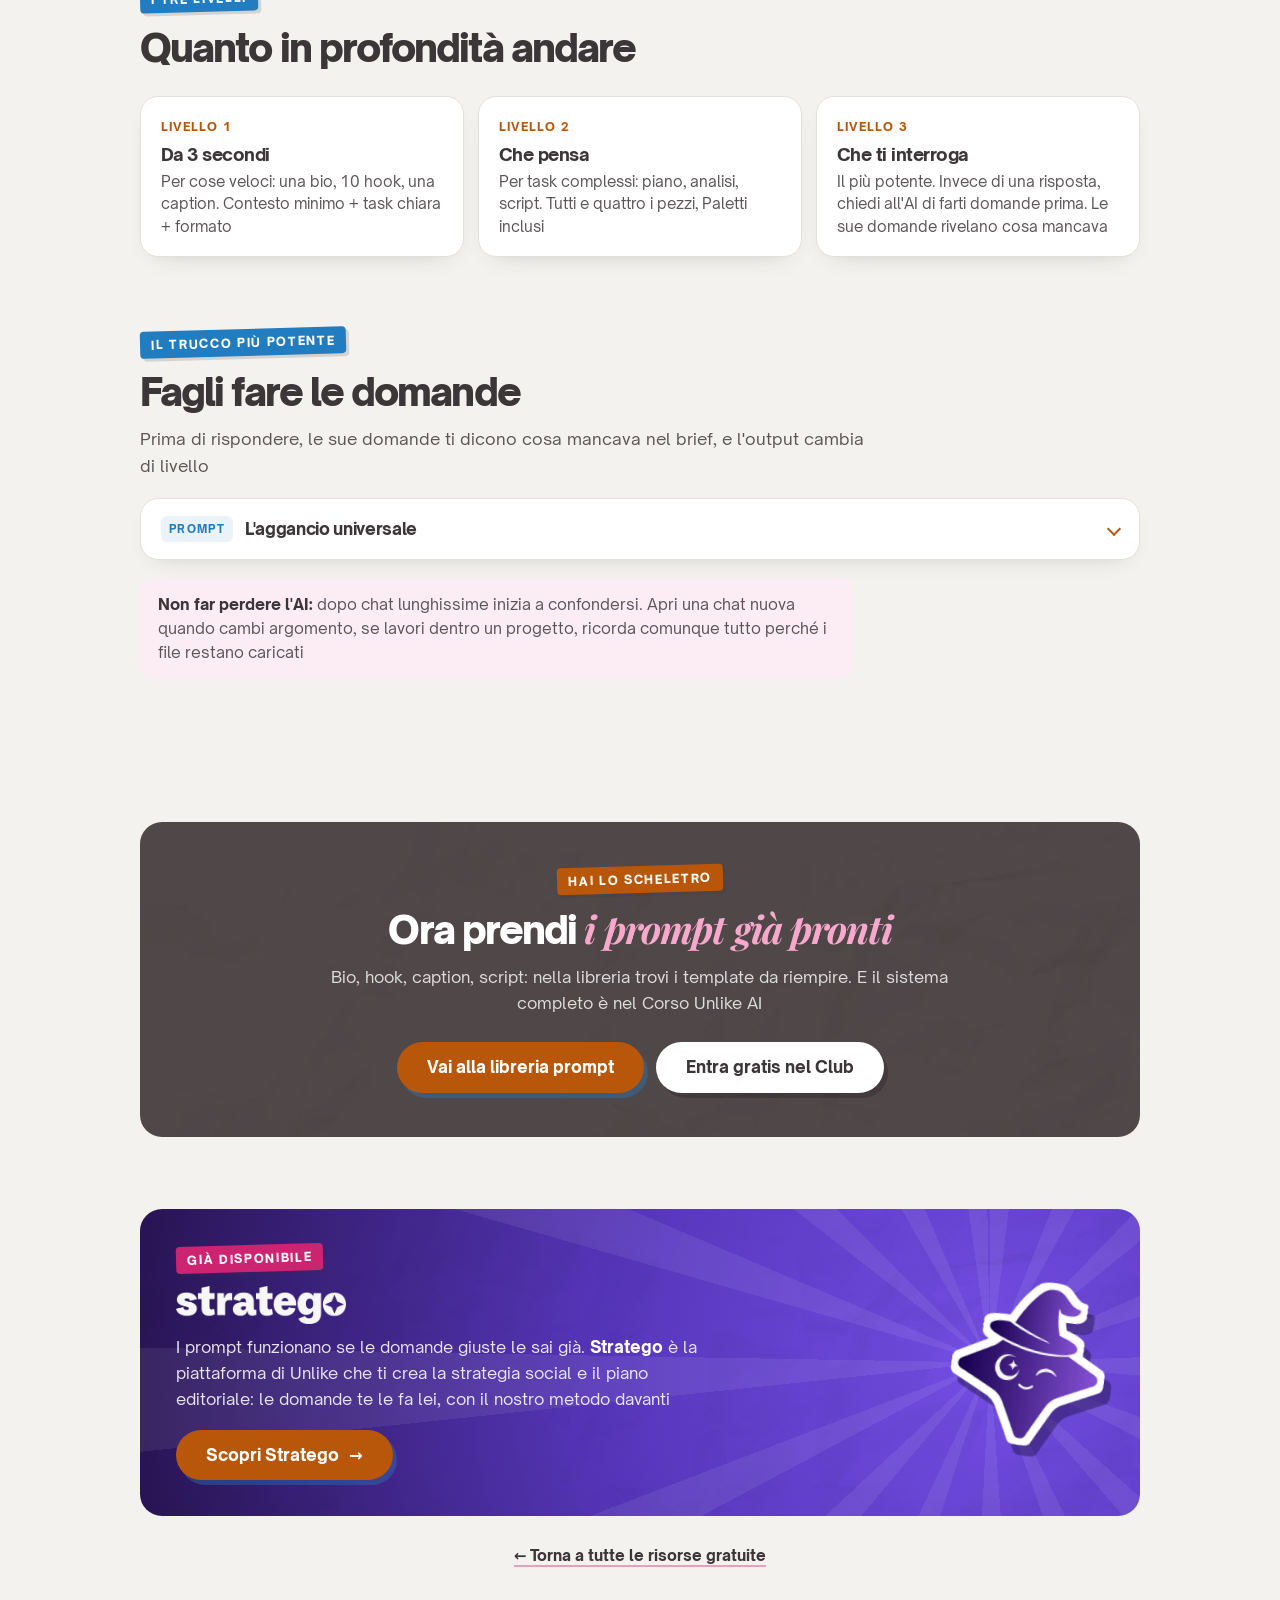
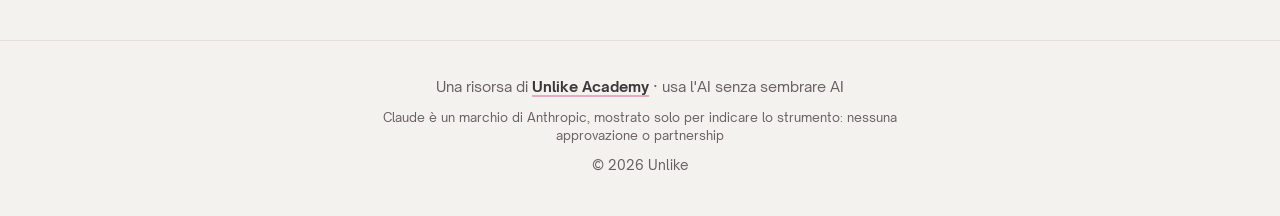
<file: parlare-a-claude.html>
<!doctype html>
<html lang="it">
<head>
<meta charset="utf-8">
<meta name="viewport" content="width=device-width, initial-scale=1">
<title>Come parlare a Claude · Unlike</title>
<meta name="description" content="Input generico, risultato generico. Se un output non ti convince, quasi sempre mancava uno di quattro pezzi. Eccoli, con gli esempi">
<link rel="icon" href="assets/logo/favicon.png">
<link rel="apple-touch-icon" href="assets/logo/apple-touch-icon.png">
<link rel="preload" href="assets/fonts/open-sauce-sans-900.woff2" as="font" type="font/woff2" crossorigin>
<link rel="stylesheet" href="assets/stile.css?v=1">
<script src="https://academy.unlikeacademy.it/traccia.js?v=1" defer data-risorsa="aigratis"></script>
</head>
<body>

<a class="strip" data-live href="https://black.unlikeacademy.it/?utm_source=aigratis&amp;utm_medium=striscia&amp;utm_campaign=bf26" target="_blank" rel="noopener"><b>Live gratuita</b> giovedì 26/11 alle 19:30 · ti mostriamo Stratego dal vivo · <u>Iscriviti</u></a><script data-striscia>(function(){if(Date.now()<Date.UTC(2026,10,26,18,30))return;var s=document.querySelector('a[data-live]');if(!s)return;s.href='#stratego';s.removeAttribute('target');s.innerHTML='<b>Novità</b> · Stratego è uscito · <u>Scoprilo</u>';})()</script>
<header class="wrap hd">
  <a href="index.html"><img src="assets/logo/logo.webp" alt="Unlike Academy" width="768" height="158"></a>
  <div class="dx"><a class="back" href="index.html">&larr; Tutte le risorse</a><a class="login" href="https://club.unlikeacademy.it/sign_in" target="_blank" rel="noopener">Login</a></div>
</header>

<main>
<section class="hero"><div class="wrap">
<span class="kicker">Risorsa gratuita · 6 min</span>
<h1>Come parlare a Claude <em>senza che si perda</em></h1>
<p class="lead">Input generico, risultato generico. Se un output non ti convince, quasi sempre mancava uno di quattro pezzi. Eccoli, con gli esempi</p>
</div></section>
<section><div class="wrap">
<span class="eyebrow">Lo scheletro</span>
<h2>I quattro pezzi di ogni richiesta</h2>
<p class="sub">Vale su qualsiasi AI. Tieni a mente questo e il 90% dei problemi sparisce</p>
<div class="parts two">
<div class="part"><div class="ic">C</div><h3>Contesto</h3><p>Chi sei, a chi parli, qual è la situazione. Il pezzo più saltato e il più importante: nel 2026 il contesto conta più del ruolo</p></div>
<div class="part"><div class="ic">O</div><h3>Obiettivo</h3><p>Uno solo, preciso. Cosa deve fare esattamente questo testo</p></div>
<div class="part"><div class="ic">R</div><h3>Ritorno</h3><p>Cosa vuoi ricevere e in che formato: una caption, 10 hook, uno script da leggere ad alta voce</p></div>
<div class="part"><div class="ic">P</div><h3>Paletti</h3><p>Cosa NON deve fare. Il pezzo che tutti dimenticano: niente parole gonfiate, niente lineette, niente entusiasmo finto</p></div>
</div>
<div class="note"><b>Il test del prompt:</b> se dessi questa richiesta a una persona del tuo team che non ti conosce, riuscirebbe a farti quello che vuoi? Se no, manca un pezzo</div>
</div></section>
<section style="padding-top:0;"><div class="wrap">
<span class="eyebrow">Stessa richiesta, due mondi</span>
<h2>La differenza, in pratica</h2>
<div class="flag" style="max-width:none;">
<div class="lbl">Livello 0 → Con i 4 pezzi</div>
<p class="bad">"Scrivi una bio per Instagram."</p>
<p class="good"><span class="arr">→</span><span>"Sono psicoterapeuta e mi occupo di ansia. Parlo a persone di 30-45 anni con attacchi di panico. Tono caldo ma diretto. Scrivimi 5 bio da max 150 caratteri con CTA al link in bio. Niente frasi generiche tipo 'ti aiuto a crescere'."</span></p>
</div>
</div></section>
<section style="padding-top:0;"><div class="wrap">
<span class="eyebrow">I tre livelli</span>
<h2>Quanto in profondità andare</h2>
<div class="parts">
<div class="part"><div class="no">LIVELLO 1</div><h3>Da 3 secondi</h3><p>Per cose veloci: una bio, 10 hook, una caption. Contesto minimo + task chiara + formato</p></div>
<div class="part"><div class="no">LIVELLO 2</div><h3>Che pensa</h3><p>Per task complessi: piano, analisi, script. Tutti e quattro i pezzi, Paletti inclusi</p></div>
<div class="part"><div class="no">LIVELLO 3</div><h3>Che ti interroga</h3><p>Il più potente. Invece di una risposta, chiedi all'AI di farti domande prima. Le sue domande rivelano cosa mancava</p></div>
</div>
</div></section>
<section style="padding-top:0;"><div class="wrap">
<span class="eyebrow">Il trucco più potente</span>
<h2>Fagli fare le domande</h2>
<p class="sub">Prima di rispondere, le sue domande ti dicono cosa mancava nel brief, e l'output cambia di livello</p>
<details class="prompt"><summary>L'aggancio universale<span class="chev"></span></summary>
<div class="pact"><button class="copy-btn" data-target="p-ask" type="button">Copia il prompt</button></div>
<pre id="p-ask">Prima di rispondere, fammi 5 domande per raccogliere tutto quello che ti serve.

[dopo che hai risposto:]
Cosa c'è di debole in questo output? Riscrivilo.
Oppure: dammi 3 versioni diverse e dimmi pro e contro di ciascuna.</pre>
</details>
<div class="note"><b>Non far perdere l'AI:</b> dopo chat lunghissime inizia a confondersi. Apri una chat nuova quando cambi argomento, se lavori dentro un progetto, ricorda comunque tutto perché i file restano caricati</div>
</div></section>
<section><div class="wrap"><div class="systembox">
<span class="eyebrow">Hai lo scheletro</span>
<h2>Ora prendi <em>i prompt già pronti</em></h2>
<p>Bio, hook, caption, script: nella libreria trovi i template da riempire. E il sistema completo è nel Corso Unlike AI</p>
<div class="btns"><a class="btn" href="libreria-prompt.html">Vai alla libreria prompt</a><a class="btn btn-chiaro" href="https://entra.unlikeacademy.it/?utm_source=aigratis&amp;utm_medium=chiusura&amp;utm_campaign=claude">Entra gratis nel Club</a></div>
</div></div></section>

<section id="stratego" style="padding-top:0"><div class="wrap">
  <div class="stbanner">
    <div>
      <span class="eyebrow" style="background:#CD2471">Già disponibile</span>
      <img class="wm" src="assets/stratego/stratego-wordmark-bianco.png" alt="Stratego" width="800" height="179">
      <p>I prompt funzionano se le domande giuste le sai già. <b>Stratego</b> è la piattaforma di Unlike che ti crea la strategia social e il piano editoriale: le domande te le fa lei, con il nostro metodo davanti</p>
      <a class="btn" href="https://stratego.social/?utm_source=aigratis&amp;utm_medium=banner-pagine&amp;utm_campaign=claude" target="_blank" rel="noopener">Scopri Stratego <span>&rarr;</span></a>
    </div>
    <img class="mago" src="assets/stratego/mascotte.png" alt="" width="390" height="420">
  </div>
  <p class="backlib"><a href="index.html">&larr; Torna a tutte le risorse gratuite</a></p>
</div></section>
</main>

<footer><div class="wrap">
  <p>Una risorsa di <a href="https://entra.unlikeacademy.it/?utm_source=aigratis&amp;utm_medium=footer&amp;utm_campaign=claude">Unlike Academy</a> · usa l'AI senza sembrare AI</p>
  <p class="marchi">Claude è un marchio di Anthropic, mostrato solo per indicare lo strumento: nessuna approvazione o partnership</p><p>© 2026 Unlike</p>
</div></footer>

<script>
document.querySelectorAll('.copy-btn').forEach(function(b){b.addEventListener('click',function(e){e.preventDefault();
  var p=document.getElementById(b.dataset.target);if(!p)return;var t=p.innerText;
  var ok=function(){var o=b.textContent;b.textContent='Copiato ✓';b.classList.add('done');setTimeout(function(){b.textContent=o;b.classList.remove('done')},1800)};
  if(navigator.clipboard&&navigator.clipboard.writeText){navigator.clipboard.writeText(t).then(ok).catch(function(){fb(t,ok)})}else{fb(t,ok)}
})});
function fb(t,c){var a=document.createElement('textarea');a.value=t;a.style.position='fixed';a.style.opacity='0';document.body.appendChild(a);a.select();try{document.execCommand('copy')}catch(e){}document.body.removeChild(a);c()}
</script>

</body>
</html>
</file>
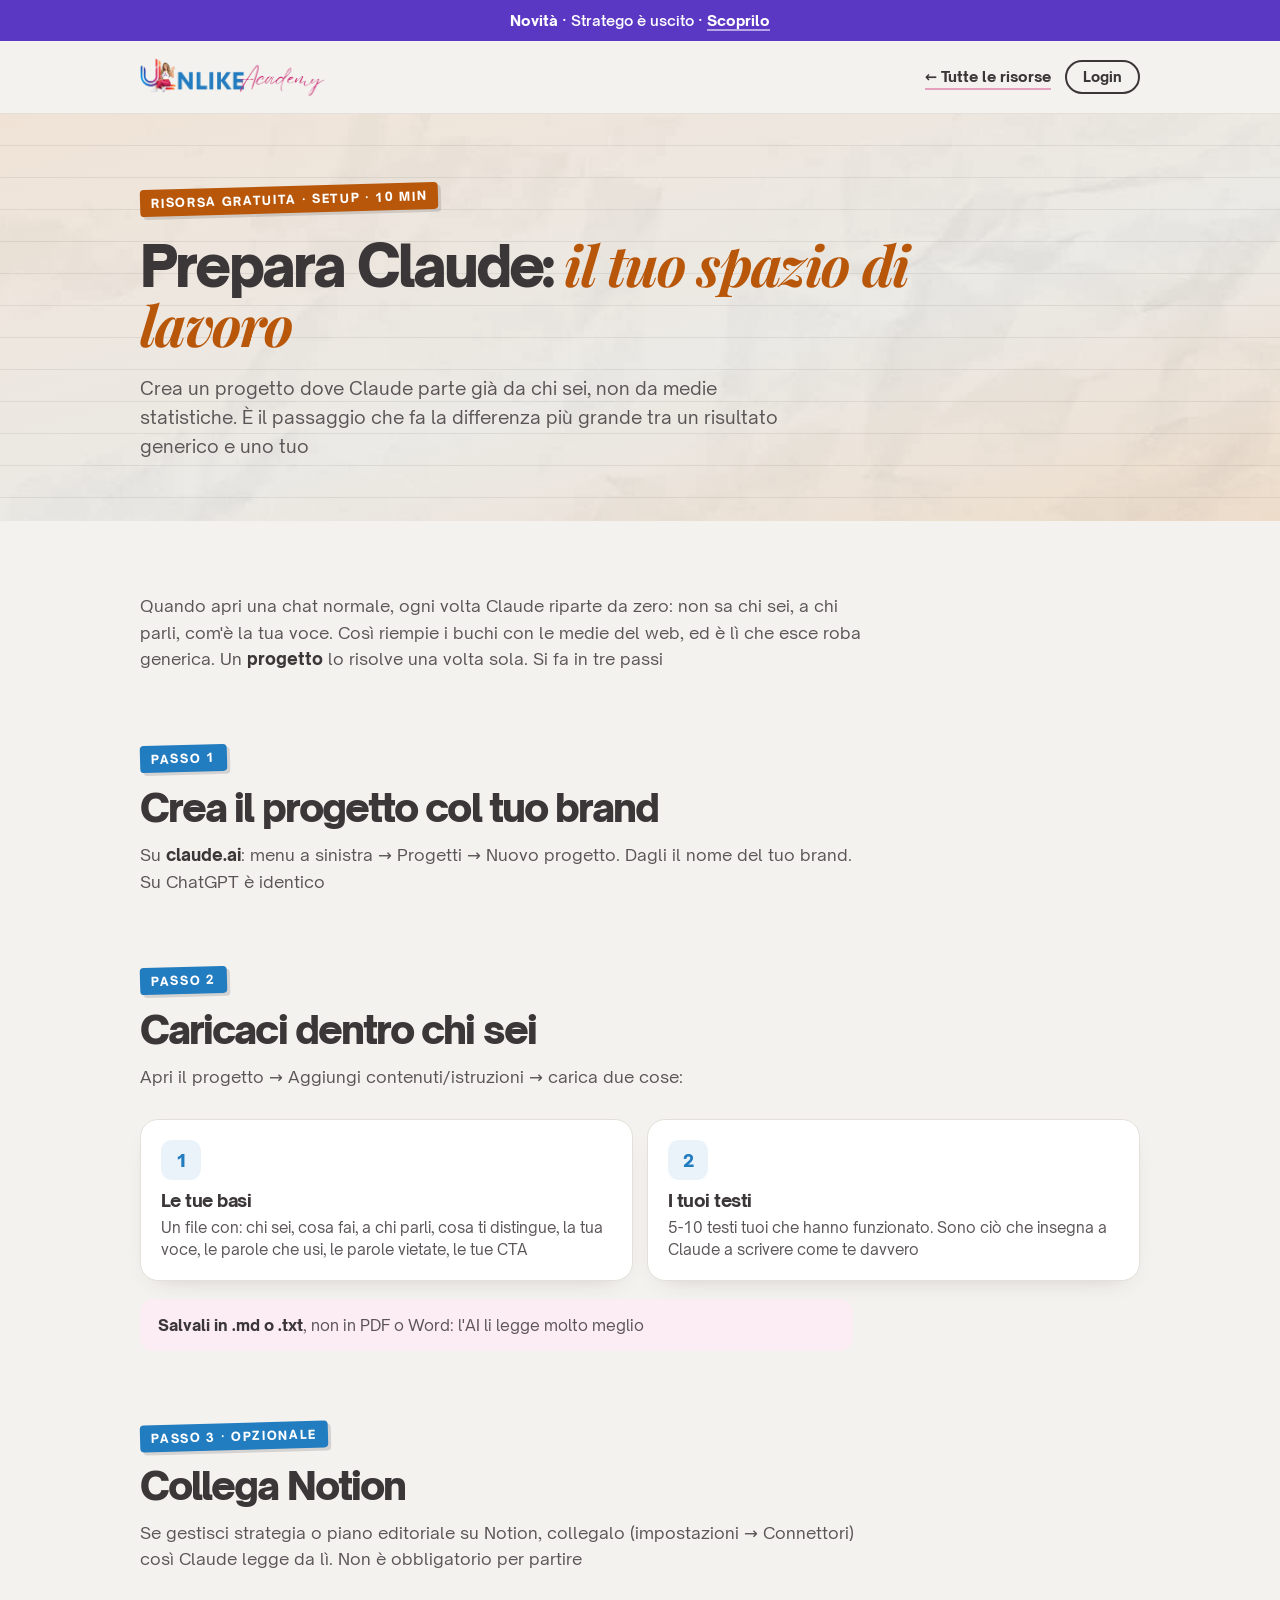
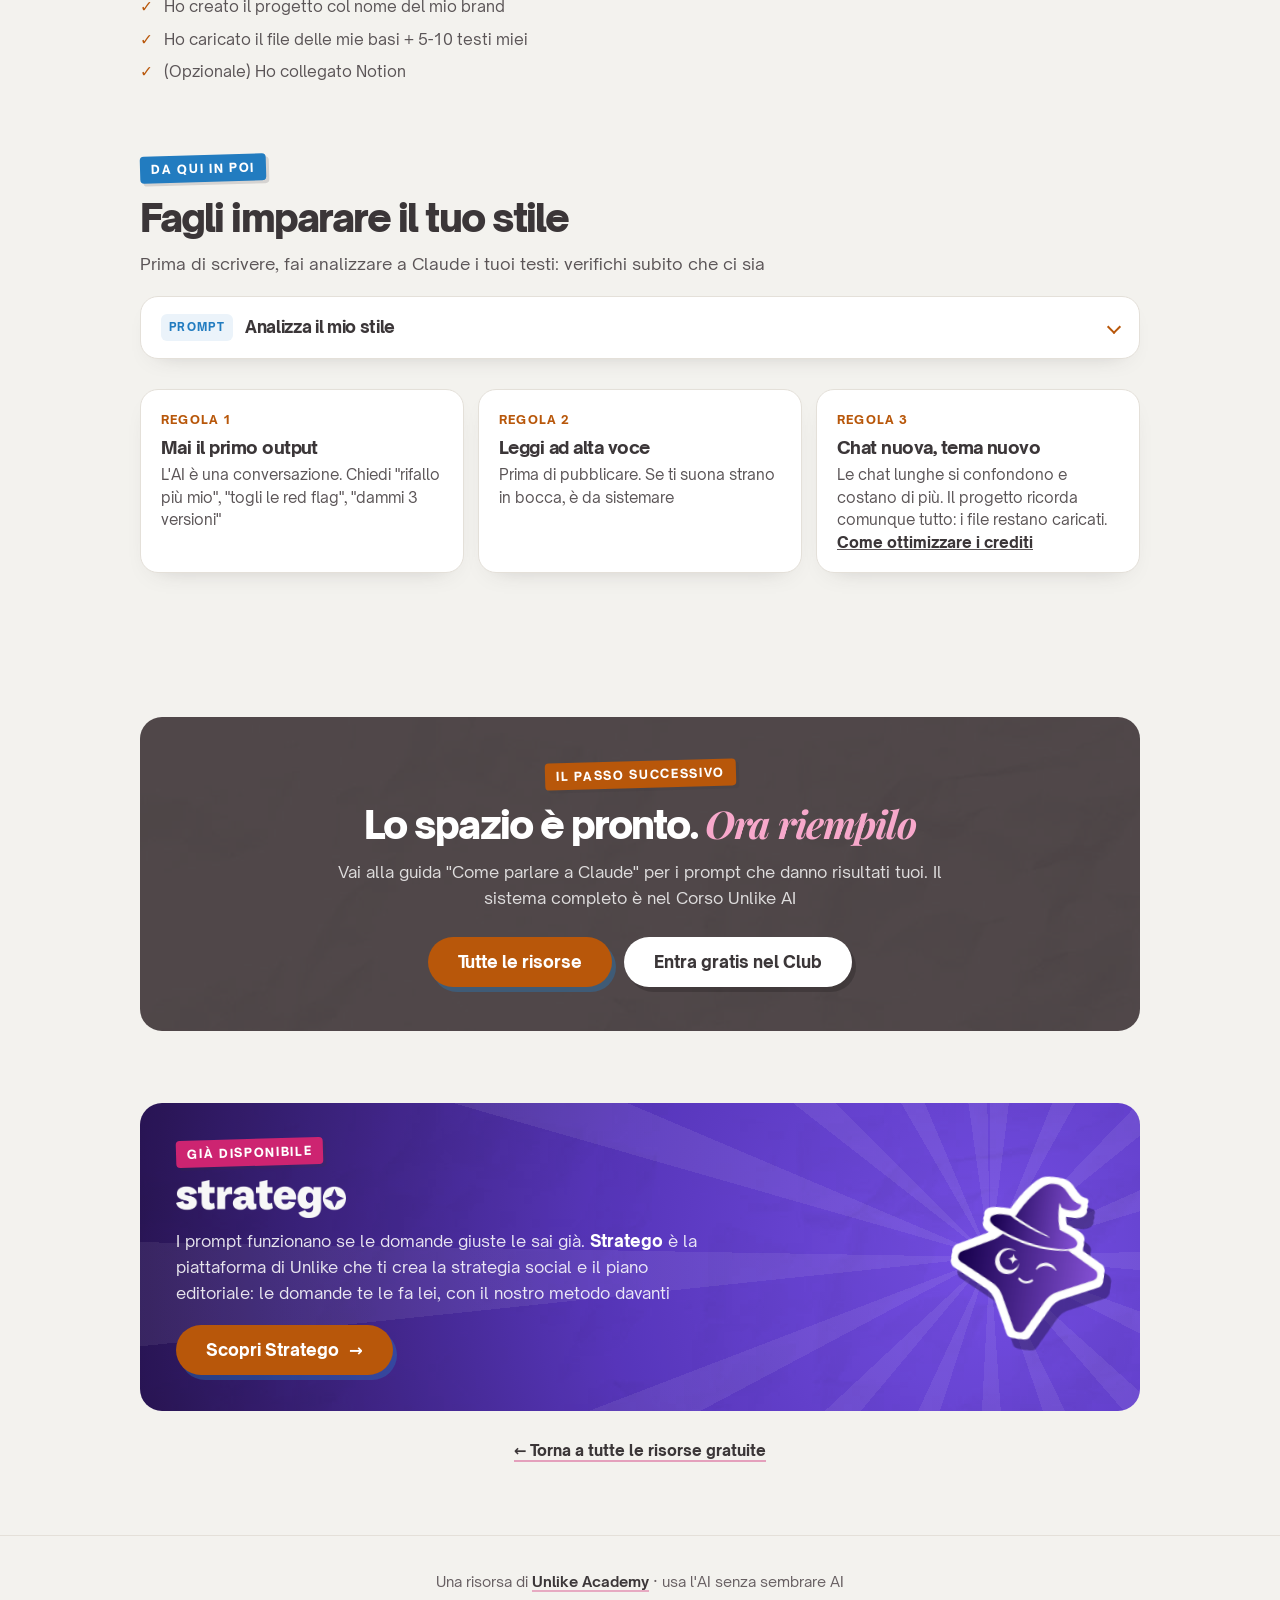
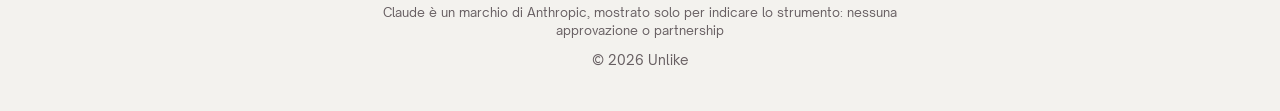
<file: prepara-claude.html>
<!doctype html>
<html lang="it">
<head>
<meta charset="utf-8">
<meta name="viewport" content="width=device-width, initial-scale=1">
<title>Prepara Claude: il tuo spazio di lavoro · Unlike</title>
<meta name="description" content="Crea un progetto dove Claude parte già da chi sei, non da medie statistiche. È il passaggio che fa la differenza più grande tra un risultato generico e uno">
<link rel="icon" href="assets/logo/favicon.png">
<link rel="apple-touch-icon" href="assets/logo/apple-touch-icon.png">
<link rel="preload" href="assets/fonts/open-sauce-sans-900.woff2" as="font" type="font/woff2" crossorigin>
<link rel="stylesheet" href="assets/stile.css?v=1">
<script src="https://academy.unlikeacademy.it/traccia.js?v=1" defer data-risorsa="aigratis"></script>
</head>
<body>

<a class="strip" data-live href="https://black.unlikeacademy.it/?utm_source=aigratis&amp;utm_medium=striscia&amp;utm_campaign=bf26" target="_blank" rel="noopener"><b>Live gratuita</b> giovedì 26/11 alle 19:30 · ti mostriamo Stratego dal vivo · <u>Iscriviti</u></a><script data-striscia>(function(){if(Date.now()<Date.UTC(2026,10,26,18,30))return;var s=document.querySelector('a[data-live]');if(!s)return;s.href='#stratego';s.removeAttribute('target');s.innerHTML='<b>Novità</b> · Stratego è uscito · <u>Scoprilo</u>';})()</script>
<header class="wrap hd">
  <a href="index.html"><img src="assets/logo/logo.webp" alt="Unlike Academy" width="768" height="158"></a>
  <div class="dx"><a class="back" href="index.html">&larr; Tutte le risorse</a><a class="login" href="https://club.unlikeacademy.it/sign_in" target="_blank" rel="noopener">Login</a></div>
</header>

<main>
<section class="hero"><div class="wrap">
<span class="kicker">Risorsa gratuita · Setup · 10 min</span>
<h1>Prepara Claude: <em>il tuo spazio di lavoro</em></h1>
<p class="lead">Crea un progetto dove Claude parte già da chi sei, non da medie statistiche. È il passaggio che fa la differenza più grande tra un risultato generico e uno tuo</p>
</div></section>
<section><div class="wrap">
<p class="body" style="margin-top:0;">Quando apri una chat normale, ogni volta Claude riparte da zero: non sa chi sei, a chi parli, com'è la tua voce. Così riempie i buchi con le medie del web, ed è lì che esce roba generica. Un <b>progetto</b> lo risolve una volta sola. Si fa in tre passi</p>
</div></section>
<section style="padding-top:0;"><div class="wrap">
<span class="eyebrow">Passo 1</span>
<h2>Crea il progetto col tuo brand</h2>
<p class="sub">Su <b>claude.ai</b>: menu a sinistra → Progetti → Nuovo progetto. Dagli il nome del tuo brand. Su ChatGPT è identico</p>
</div></section>
<section style="padding-top:0;"><div class="wrap">
<span class="eyebrow">Passo 2</span>
<h2>Caricaci dentro chi sei</h2>
<p class="sub">Apri il progetto → Aggiungi contenuti/istruzioni → carica due cose:</p>
<div class="parts two">
<div class="part"><div class="ic">1</div><h3>Le tue basi</h3><p>Un file con: chi sei, cosa fai, a chi parli, cosa ti distingue, la tua voce, le parole che usi, le parole vietate, le tue CTA</p></div>
<div class="part"><div class="ic">2</div><h3>I tuoi testi</h3><p>5-10 testi tuoi che hanno funzionato. Sono ciò che insegna a Claude a scrivere come te davvero</p></div>
</div>
<div class="note"><b>Salvali in .md o .txt</b>, non in PDF o Word: l'AI li legge molto meglio</div>
</div></section>
<section style="padding-top:0;"><div class="wrap">
<span class="eyebrow">Passo 3 · opzionale</span>
<h2>Collega Notion</h2>
<p class="sub">Se gestisci strategia o piano editoriale su Notion, collegalo (impostazioni → Connettori) così Claude legge da lì. Non è obbligatorio per partire</p>
<ul class="check">
<li><span class="ck">✓</span>Ho creato il progetto col nome del mio brand</li>
<li><span class="ck">✓</span>Ho caricato il file delle mie basi + 5-10 testi miei</li>
<li><span class="ck">✓</span>(Opzionale) Ho collegato Notion</li>
</ul>
</div></section>
<section style="padding-top:0;"><div class="wrap">
<span class="eyebrow">Da qui in poi</span>
<h2>Fagli imparare il tuo stile</h2>
<p class="sub">Prima di scrivere, fai analizzare a Claude i tuoi testi: verifichi subito che ci sia</p>
<details class="prompt"><summary>Analizza il mio stile<span class="chev"></span></summary>
<div class="pact"><button class="copy-btn" data-target="p-stile" type="button">Copia il prompt</button></div>
<pre id="p-stile">Analizza i testi che ho caricato nel progetto. Capisci il mio stile, il tono, il ritmo e come strutturo i contenuti. Non scrivere ancora nulla: dimmi solo cosa hai capito del mio modo di comunicare, così verifico che ci siamo.</pre>
</details>
<div class="parts" style="margin-top:30px;">
<div class="part"><div class="no">REGOLA 1</div><h3>Mai il primo output</h3><p>L'AI è una conversazione. Chiedi "rifallo più mio", "togli le red flag", "dammi 3 versioni"</p></div>
<div class="part"><div class="no">REGOLA 2</div><h3>Leggi ad alta voce</h3><p>Prima di pubblicare. Se ti suona strano in bocca, è da sistemare</p></div>
<div class="part"><div class="no">REGOLA 3</div><h3>Chat nuova, tema nuovo</h3><p>Le chat lunghe si confondono e costano di più. Il progetto ricorda comunque tutto: i file restano caricati. <a href="crediti.html"><b>Come ottimizzare i crediti</b></a></p></div>
</div>
</div></section>
<section><div class="wrap"><div class="systembox">
<span class="eyebrow">Il passo successivo</span>
<h2>Lo spazio è pronto. <em>Ora riempilo</em></h2>
<p>Vai alla guida "Come parlare a Claude" per i prompt che danno risultati tuoi. Il sistema completo è nel Corso Unlike AI</p>
<div class="btns"><a class="btn" href="index.html">Tutte le risorse</a><a class="btn btn-chiaro" href="https://entra.unlikeacademy.it/?utm_source=aigratis&amp;utm_medium=chiusura&amp;utm_campaign=claude">Entra gratis nel Club</a></div>
</div></div></section>

<section id="stratego" style="padding-top:0"><div class="wrap">
  <div class="stbanner">
    <div>
      <span class="eyebrow" style="background:#CD2471">Già disponibile</span>
      <img class="wm" src="assets/stratego/stratego-wordmark-bianco.png" alt="Stratego" width="800" height="179">
      <p>I prompt funzionano se le domande giuste le sai già. <b>Stratego</b> è la piattaforma di Unlike che ti crea la strategia social e il piano editoriale: le domande te le fa lei, con il nostro metodo davanti</p>
      <a class="btn" href="https://stratego.social/?utm_source=aigratis&amp;utm_medium=banner-pagine&amp;utm_campaign=claude" target="_blank" rel="noopener">Scopri Stratego <span>&rarr;</span></a>
    </div>
    <img class="mago" src="assets/stratego/mascotte.png" alt="" width="390" height="420">
  </div>
  <p class="backlib"><a href="index.html">&larr; Torna a tutte le risorse gratuite</a></p>
</div></section>
</main>

<footer><div class="wrap">
  <p>Una risorsa di <a href="https://entra.unlikeacademy.it/?utm_source=aigratis&amp;utm_medium=footer&amp;utm_campaign=claude">Unlike Academy</a> · usa l'AI senza sembrare AI</p>
  <p class="marchi">Claude è un marchio di Anthropic, mostrato solo per indicare lo strumento: nessuna approvazione o partnership</p><p>© 2026 Unlike</p>
</div></footer>

<script>
document.querySelectorAll('.copy-btn').forEach(function(b){b.addEventListener('click',function(e){e.preventDefault();
  var p=document.getElementById(b.dataset.target);if(!p)return;var t=p.innerText;
  var ok=function(){var o=b.textContent;b.textContent='Copiato ✓';b.classList.add('done');setTimeout(function(){b.textContent=o;b.classList.remove('done')},1800)};
  if(navigator.clipboard&&navigator.clipboard.writeText){navigator.clipboard.writeText(t).then(ok).catch(function(){fb(t,ok)})}else{fb(t,ok)}
})});
function fb(t,c){var a=document.createElement('textarea');a.value=t;a.style.position='fixed';a.style.opacity='0';document.body.appendChild(a);a.select();try{document.execCommand('copy')}catch(e){}document.body.removeChild(a);c()}
</script>

</body>
</html>
</file>
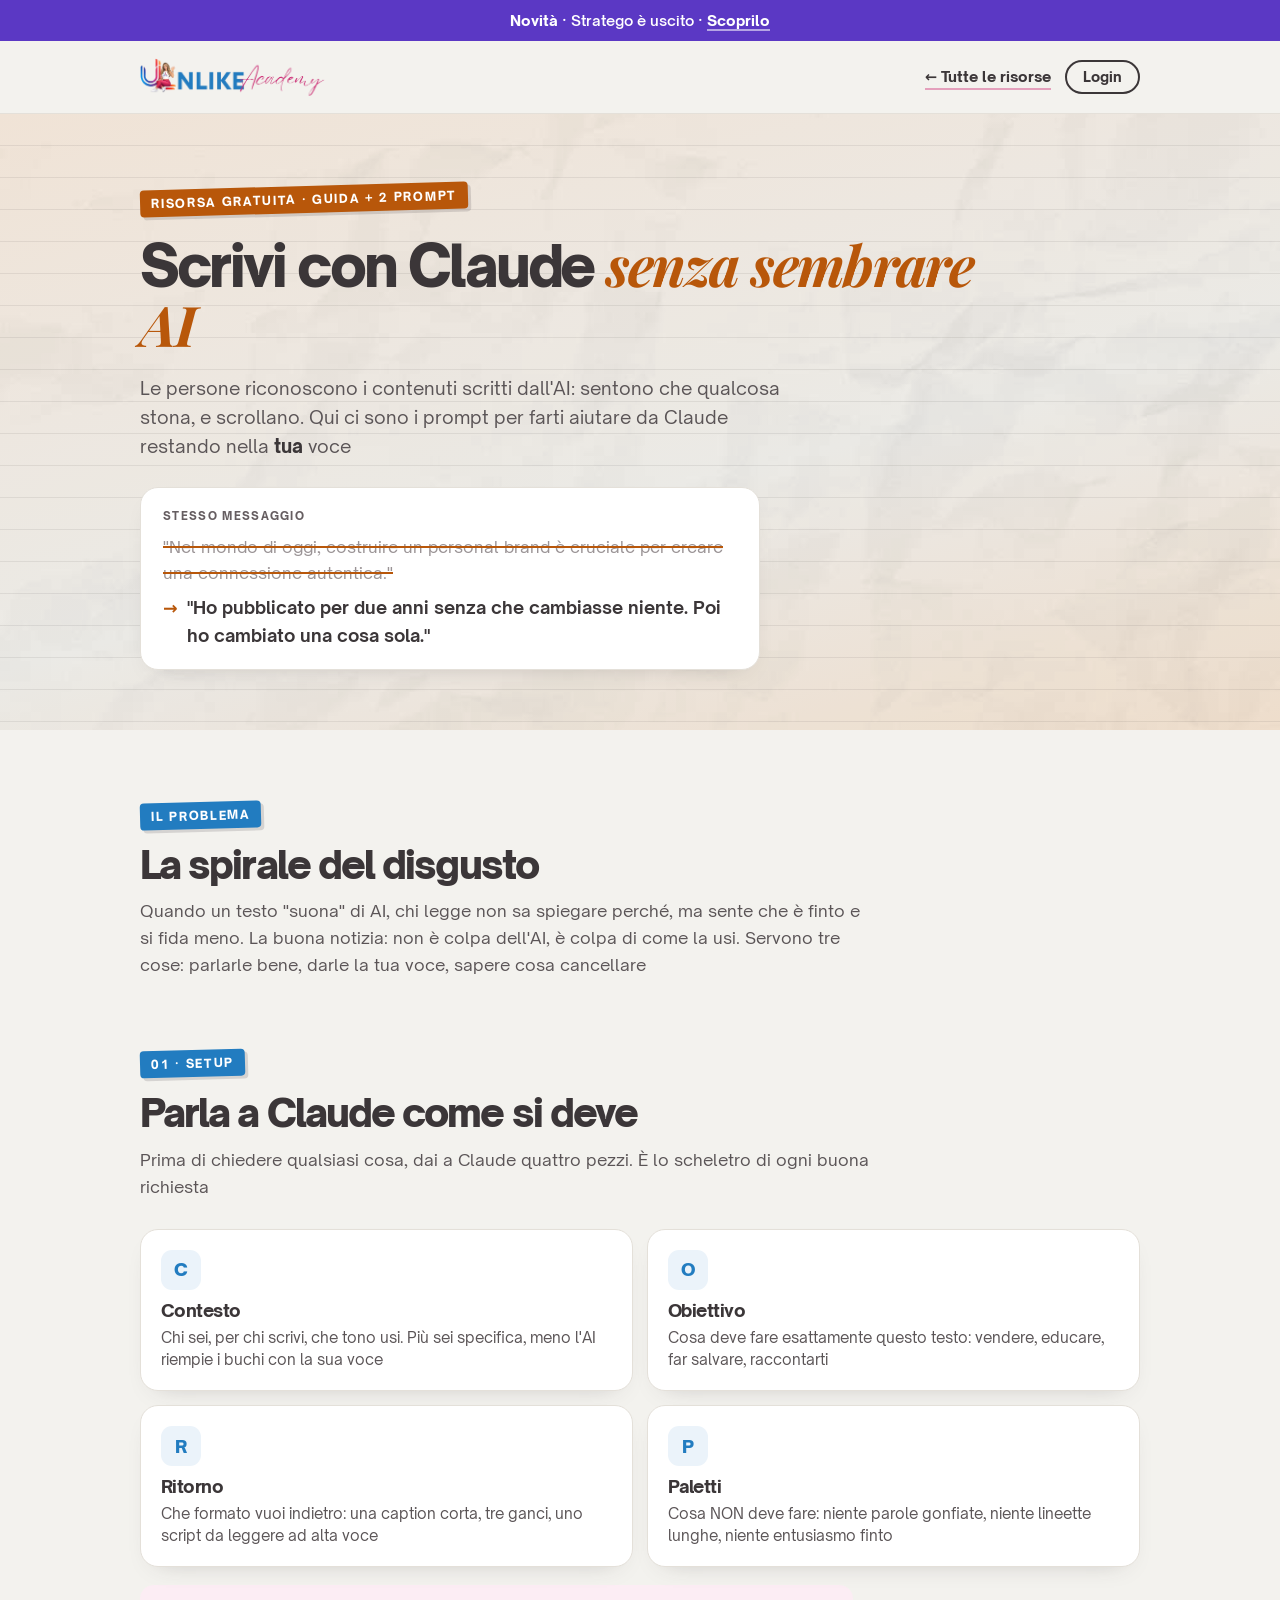
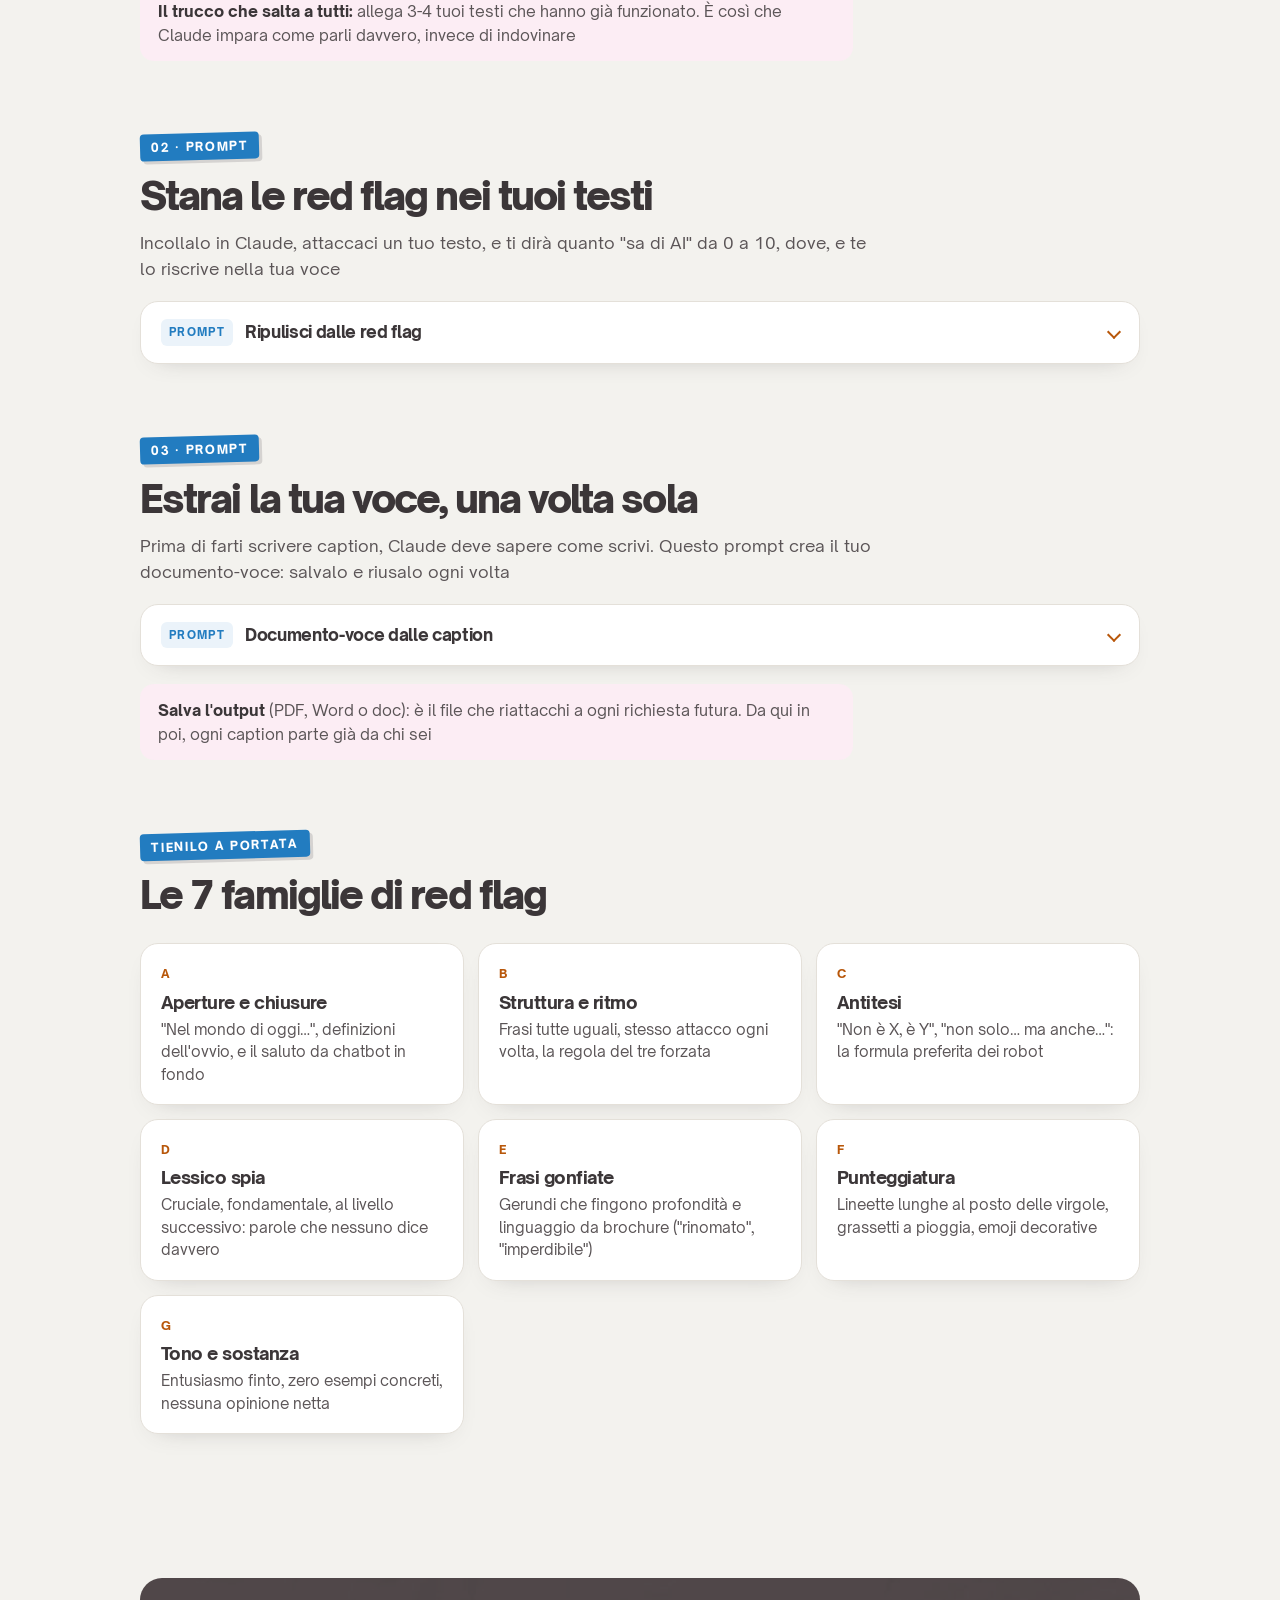
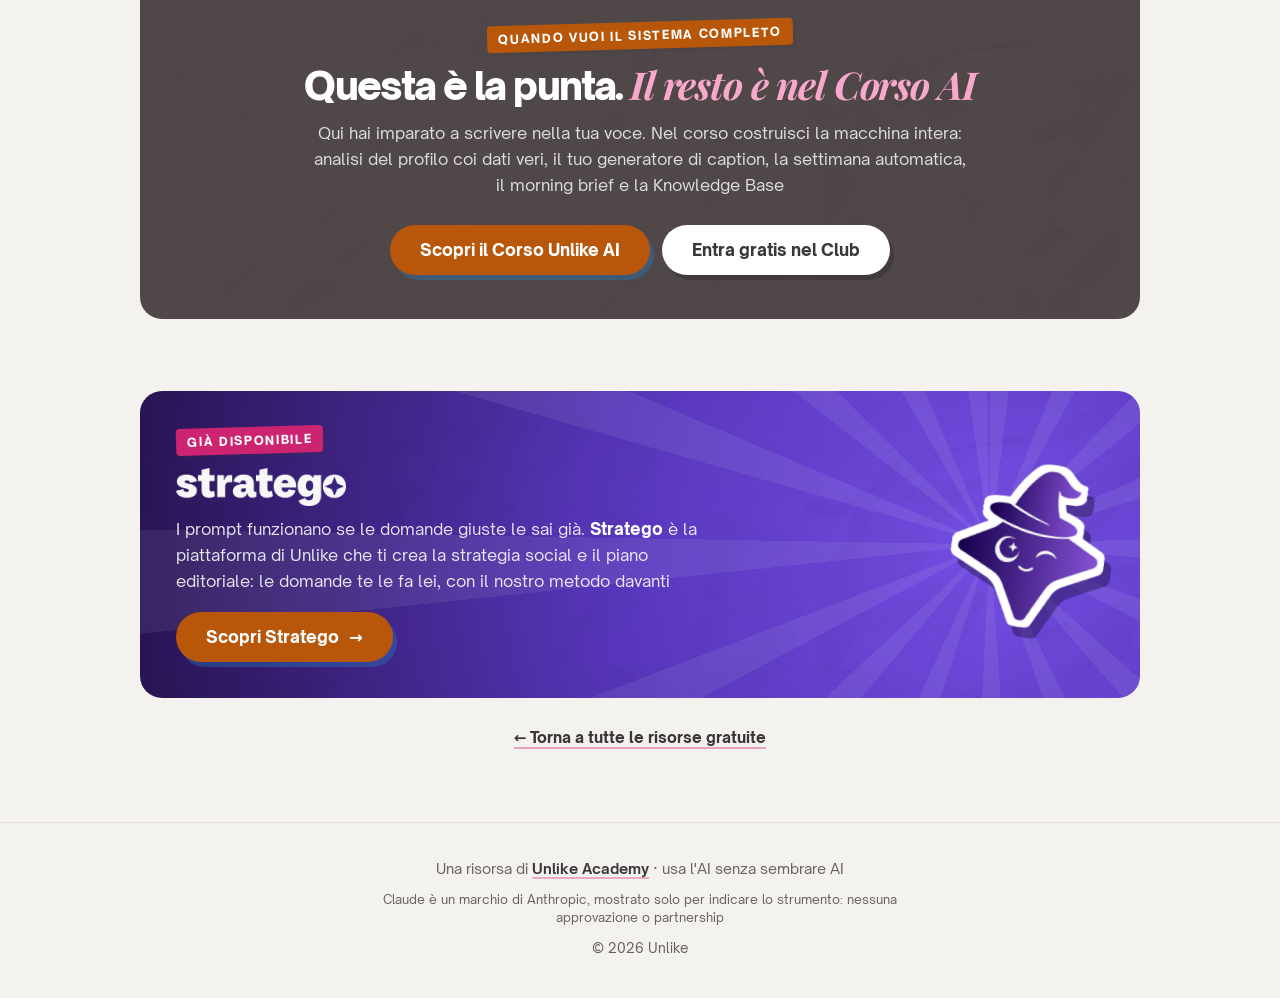
<file: scrivi-senza-ai.html>
<!doctype html>
<html lang="it">
<head>
<meta charset="utf-8">
<meta name="viewport" content="width=device-width, initial-scale=1">
<title>Scrivi con Claude senza sembrare AI · Unlike</title>
<meta name="description" content="Le persone riconoscono i contenuti scritti dall'AI: sentono che qualcosa stona, e scrollano. Qui ci sono i prompt per farti aiutare da Claude restando nell">
<link rel="icon" href="assets/logo/favicon.png">
<link rel="apple-touch-icon" href="assets/logo/apple-touch-icon.png">
<link rel="preload" href="assets/fonts/open-sauce-sans-900.woff2" as="font" type="font/woff2" crossorigin>
<link rel="stylesheet" href="assets/stile.css?v=1">
<script src="https://academy.unlikeacademy.it/traccia.js?v=1" defer data-risorsa="aigratis"></script>
</head>
<body>

<a class="strip" data-live href="https://black.unlikeacademy.it/?utm_source=aigratis&amp;utm_medium=striscia&amp;utm_campaign=bf26" target="_blank" rel="noopener"><b>Live gratuita</b> giovedì 26/11 alle 19:30 · ti mostriamo Stratego dal vivo · <u>Iscriviti</u></a><script data-striscia>(function(){if(Date.now()<Date.UTC(2026,10,26,18,30))return;var s=document.querySelector('a[data-live]');if(!s)return;s.href='#stratego';s.removeAttribute('target');s.innerHTML='<b>Novità</b> · Stratego è uscito · <u>Scoprilo</u>';})()</script>
<header class="wrap hd">
  <a href="index.html"><img src="assets/logo/logo.webp" alt="Unlike Academy" width="768" height="158"></a>
  <div class="dx"><a class="back" href="index.html">&larr; Tutte le risorse</a><a class="login" href="https://club.unlikeacademy.it/sign_in" target="_blank" rel="noopener">Login</a></div>
</header>

<main>
<section class="hero"><div class="wrap">
<span class="kicker">Risorsa gratuita · Guida + 2 prompt</span>
<h1>Scrivi con Claude <em>senza sembrare AI</em></h1>
<p class="lead">Le persone riconoscono i contenuti scritti dall'AI: sentono che qualcosa stona, e scrollano. Qui ci sono i prompt per farti aiutare da Claude restando nella <b>tua</b> voce</p>
<div class="flag">
<div class="lbl">Stesso messaggio</div>
<p class="bad">"Nel mondo di oggi, costruire un personal brand è cruciale per creare una connessione autentica."</p>
<p class="good"><span class="arr">→</span><span>"Ho pubblicato per due anni senza che cambiasse niente. Poi ho cambiato una cosa sola."</span></p>
</div>
</div></section>
<section><div class="wrap">
<span class="eyebrow">Il problema</span>
<h2>La spirale del disgusto</h2>
<p class="sub">Quando un testo "suona" di AI, chi legge non sa spiegare perché, ma sente che è finto e si fida meno. La buona notizia: non è colpa dell'AI, è colpa di come la usi. Servono tre cose: parlarle bene, darle la tua voce, sapere cosa cancellare</p>
</div></section>
<section style="padding-top:0;"><div class="wrap">
<span class="eyebrow">01 · Setup</span>
<h2>Parla a Claude come si deve</h2>
<p class="sub">Prima di chiedere qualsiasi cosa, dai a Claude quattro pezzi. È lo scheletro di ogni buona richiesta</p>
<div class="parts two">
<div class="part"><div class="ic">C</div><h3>Contesto</h3><p>Chi sei, per chi scrivi, che tono usi. Più sei specifica, meno l'AI riempie i buchi con la sua voce</p></div>
<div class="part"><div class="ic">O</div><h3>Obiettivo</h3><p>Cosa deve fare esattamente questo testo: vendere, educare, far salvare, raccontarti</p></div>
<div class="part"><div class="ic">R</div><h3>Ritorno</h3><p>Che formato vuoi indietro: una caption corta, tre ganci, uno script da leggere ad alta voce</p></div>
<div class="part"><div class="ic">P</div><h3>Paletti</h3><p>Cosa NON deve fare: niente parole gonfiate, niente lineette lunghe, niente entusiasmo finto</p></div>
</div>
<div class="note"><b>Il trucco che salta a tutti:</b> allega 3-4 tuoi testi che hanno già funzionato. È così che Claude impara come parli davvero, invece di indovinare</div>
</div></section>
<section style="padding-top:0;"><div class="wrap">
<span class="eyebrow">02 · Prompt</span>
<h2>Stana le red flag nei tuoi testi</h2>
<p class="sub">Incollalo in Claude, attaccaci un tuo testo, e ti dirà quanto "sa di AI" da 0 a 10, dove, e te lo riscrive nella tua voce</p>
<details class="prompt"><summary>Ripulisci dalle red flag<span class="chev"></span></summary>
<div class="pact"><button class="copy-btn" data-target="p-redflag" type="button">Copia il prompt</button></div>
<pre id="p-redflag">RUOLO
Sei un editor esperto di scrittura social in italiano. Capisci se un testo "sa di AI" e lo riporti umano, nella mia voce, senza snaturarlo.

COSA TI DO
1) Il testo da analizzare (in fondo).
2) 3-4 miei testi che hanno funzionato, per imparare come scrivo davvero. Se non te li alleghi, chiedimeli prima di procedere.

CATALOGO RED FLAG (cercali tutti)
A. APERTURE E CHIUSURE: aperture "da tema" ("Nel mondo di oggi...", "Immagina di..."), definizioni dell'ovvio, preamboli inutili; domande vuote; chiusure da chatbot ("Spero che questo ti aiuti", "In conclusione"); conclusioni positive vaghe e finali pseudo-filosofici.
B. STRUTTURA E RITMO: ritmo da metronomo (frasi tutte uguali); frasi che iniziano sempre allo stesso modo; regola del tre forzata; sezioni formulaiche ("Sfide e prospettive future").
C. ANTITESI: "non è X, è Y", "non si tratta di X, ma di Y", "non solo... ma anche..."; variazione elegante (sinonimo diverso a ogni ripetizione); falsi range ("dalla X alla Y").
D. LESSICO SPIA: parole-AI (cruciale, fondamentale, pivotale, approfondire, evidenziare, intricato, panorama, vibrante, in continua evoluzione); aggettivi iperbolici (straordinario, rivoluzionario, incredibile, potente, epico); marketese (cambio di paradigma, sinergia, ecosistema, viaggio, game-changer, "al livello successivo"); assoluti (sempre, mai, tutto, niente); rinforzi deboli (chiaramente, ovviamente, davvero, semplicemente, letteralmente); riempitivi ("è interessante notare che", "alla fine della giornata", "Il punto è:", "La verità è:").
E. FRASI GONFIATE: enfasi ("segna una svolta", "lascia un segno indelebile"); gerundi che fingono profondità ("sottolineando", "evidenziando", "garantendo"); linguaggio da brochure ("immerso nel cuore di", "rinomato", "imperdibile"); evitare "è/sono" ("funge da", "vanta", "offre"); attribuzioni vaghe ("gli esperti dicono" senza fonti).
F. PUNTEGGIATURA: lineette lunghe (,) al posto di virgole; grassetti a pioggia; emoji decorative a inizio riga; punteggiatura multipla (!!, ??); titoli "5 modi per..."; trattini uniformi.
G. TONO: entusiasmo finto e servile ("Ottima domanda!", "Hai perfettamente ragione!"); genericità (nessun esempio, nome, numero o data); nessuna opinione netta; hedging ("potrebbe forse", "in un certo senso").

COSA DEVI FARE
1) Dammi un punteggio "Quanto sa di AI" da 0 a 10, con una riga di motivo.
2) Elenca ogni red flag trovato: cita la frase esatta, la categoria (A-G) e perché suona finta.
3) Riscrivi il testo eliminando i red flag e restando nella MIA voce: parlato, diretto, frasi di lunghezza varia (almeno una corta da 5-8 parole e una lunga da 30+ ogni 3-4 paragrafi), niente entusiasmo finto, niente emoji a caso, niente lineette lunghe.
4) Dimmi le 3 abitudini da AI che ricorrono di più, così la prossima volta le evito in autonomia.

REGOLE
Non inventare fatti: usa solo ciò che è nel testo. Se un dato non c'è, segnalalo. Mantieni la mia lingua e il mio registro.

TESTO DA ANALIZZARE:
[INCOLLA QUI]</pre>
</details>
</div></section>
<section style="padding-top:0;"><div class="wrap">
<span class="eyebrow">03 · Prompt</span>
<h2>Estrai la tua voce, una volta sola</h2>
<p class="sub">Prima di farti scrivere caption, Claude deve sapere come scrivi. Questo prompt crea il tuo documento-voce: salvalo e riusalo ogni volta</p>
<details class="prompt"><summary>Documento-voce dalle caption<span class="chev"></span></summary>
<div class="pact"><button class="copy-btn" data-target="p-voce" type="button">Copia il prompt</button></div>
<pre id="p-voce">Leggi le mie ultime 30 caption (te le incollo, oppure con il browser collegato vai sul mio profilo [LINK] e prendile dai post più recenti). Leggile tutte prima di scrivere qualsiasi cosa.

Poi crea un documento dettagliato della mia voce con:
- La mia voce in 5-7 frasi: come suono, che emozione passa.
- Struttura e punteggiatura: lunghezza frasi, uso di punti, virgole, puntini, a capo.
- Cosa dico spesso: frasi ricorrenti, come apro e come chiudo, espressioni mie.
- Cosa non direi mai: parole che suonerebbero finte in bocca mia.
- I miei formati di caption per lunghezza (corta, media, lunga) con lo scheletro di ognuno.
- I miei pattern di gancio, con 8-10 esempi reali presi parola per parola.
- Come scrivo quando vendo, quando promuovo un freebie, quando educo, quando sono ironica: 3 esempi reali per tipo.

Copia le mie parole esatte, non parafrasare. Più è preciso, meglio funziona dopo.</pre>
</details>
<div class="note"><b>Salva l'output</b> (PDF, Word o doc): è il file che riattacchi a ogni richiesta futura. Da qui in poi, ogni caption parte già da chi sei</div>
</div></section>
<section style="padding-top:0;"><div class="wrap">
<span class="eyebrow">Tienilo a portata</span>
<h2>Le 7 famiglie di red flag</h2>
<div class="parts">
<div class="part"><div class="no">A</div><h3>Aperture e chiusure</h3><p>"Nel mondo di oggi…", definizioni dell'ovvio, e il saluto da chatbot in fondo</p></div>
<div class="part"><div class="no">B</div><h3>Struttura e ritmo</h3><p>Frasi tutte uguali, stesso attacco ogni volta, la regola del tre forzata</p></div>
<div class="part"><div class="no">C</div><h3>Antitesi</h3><p>"Non è X, è Y", "non solo… ma anche…": la formula preferita dei robot</p></div>
<div class="part"><div class="no">D</div><h3>Lessico spia</h3><p>Cruciale, fondamentale, al livello successivo: parole che nessuno dice davvero</p></div>
<div class="part"><div class="no">E</div><h3>Frasi gonfiate</h3><p>Gerundi che fingono profondità e linguaggio da brochure ("rinomato", "imperdibile")</p></div>
<div class="part"><div class="no">F</div><h3>Punteggiatura</h3><p>Lineette lunghe al posto delle virgole, grassetti a pioggia, emoji decorative</p></div>
<div class="part"><div class="no">G</div><h3>Tono e sostanza</h3><p>Entusiasmo finto, zero esempi concreti, nessuna opinione netta</p></div>
</div>
</div></section>
<section><div class="wrap"><div class="systembox">
<span class="eyebrow">Quando vuoi il sistema completo</span>
<h2>Questa è la punta. <em>Il resto è nel Corso AI</em></h2>
<p>Qui hai imparato a scrivere nella tua voce. Nel corso costruisci la macchina intera: analisi del profilo coi dati veri, il tuo generatore di caption, la settimana automatica, il morning brief e la Knowledge Base</p>
<div class="btns"><a class="btn" href="https://club.unlikeacademy.it/c/corso-ai" rel="noopener" target="_blank">Scopri il Corso Unlike AI</a><a class="btn btn-chiaro" href="https://entra.unlikeacademy.it/?utm_source=aigratis&amp;utm_medium=chiusura&amp;utm_campaign=claude">Entra gratis nel Club</a></div>
</div></div></section>

<section id="stratego" style="padding-top:0"><div class="wrap">
  <div class="stbanner">
    <div>
      <span class="eyebrow" style="background:#CD2471">Già disponibile</span>
      <img class="wm" src="assets/stratego/stratego-wordmark-bianco.png" alt="Stratego" width="800" height="179">
      <p>I prompt funzionano se le domande giuste le sai già. <b>Stratego</b> è la piattaforma di Unlike che ti crea la strategia social e il piano editoriale: le domande te le fa lei, con il nostro metodo davanti</p>
      <a class="btn" href="https://stratego.social/?utm_source=aigratis&amp;utm_medium=banner-pagine&amp;utm_campaign=claude" target="_blank" rel="noopener">Scopri Stratego <span>&rarr;</span></a>
    </div>
    <img class="mago" src="assets/stratego/mascotte.png" alt="" width="390" height="420">
  </div>
  <p class="backlib"><a href="index.html">&larr; Torna a tutte le risorse gratuite</a></p>
</div></section>
</main>

<footer><div class="wrap">
  <p>Una risorsa di <a href="https://entra.unlikeacademy.it/?utm_source=aigratis&amp;utm_medium=footer&amp;utm_campaign=claude">Unlike Academy</a> · usa l'AI senza sembrare AI</p>
  <p class="marchi">Claude è un marchio di Anthropic, mostrato solo per indicare lo strumento: nessuna approvazione o partnership</p><p>© 2026 Unlike</p>
</div></footer>

<script>
document.querySelectorAll('.copy-btn').forEach(function(b){b.addEventListener('click',function(e){e.preventDefault();
  var p=document.getElementById(b.dataset.target);if(!p)return;var t=p.innerText;
  var ok=function(){var o=b.textContent;b.textContent='Copiato ✓';b.classList.add('done');setTimeout(function(){b.textContent=o;b.classList.remove('done')},1800)};
  if(navigator.clipboard&&navigator.clipboard.writeText){navigator.clipboard.writeText(t).then(ok).catch(function(){fb(t,ok)})}else{fb(t,ok)}
})});
function fb(t,c){var a=document.createElement('textarea');a.value=t;a.style.position='fixed';a.style.opacity='0';document.body.appendChild(a);a.select();try{document.execCommand('copy')}catch(e){}document.body.removeChild(a);c()}
</script>

</body>
</html>
</file>
<file: assets/stile.css>
/* Stile comune delle pagine interne di aigratis (sistema visivo Unlike, ottobre 2026) */
@font-face{font-family:'Open Sauce Sans';src:url(fonts/open-sauce-sans-400.woff2) format('woff2');font-weight:400;font-display:swap}
@font-face{font-family:'Open Sauce Sans';src:url(fonts/open-sauce-sans-600.woff2) format('woff2');font-weight:600;font-display:swap}
@font-face{font-family:'Open Sauce Sans';src:url(fonts/open-sauce-sans-700.woff2) format('woff2');font-weight:700;font-display:swap}
@font-face{font-family:'Open Sauce Sans';src:url(fonts/open-sauce-sans-800.woff2) format('woff2');font-weight:800;font-display:swap}
@font-face{font-family:'Open Sauce Sans';src:url(fonts/open-sauce-sans-900.woff2) format('woff2');font-weight:900;font-display:swap}
@font-face{font-family:'Playfair Display';src:url(fonts/playfair-display-italic-base.woff2) format('woff2');font-weight:400 900;font-style:italic;font-display:swap}

:root{
  --fucsia:#CD2471;--blu:#227CC0;--viola:#5B38C4;
  --ink:#3B3638;--body:#5A5456;--gray:#665E61;--line:#E4E0D9;--carta:#F3F2EE;--rosa-bg:#FCEDF4;--azzurro:#EBF3FA;
  --serif:'Playfair Display',Georgia,serif;
  --mono:ui-monospace,SFMono-Regular,Menlo,Consolas,monospace;
  --ombra-card:0 10px 24px -18px rgba(59,54,56,.35)
}
*{margin:0;padding:0;box-sizing:border-box}
html{-webkit-text-size-adjust:100%;scroll-behavior:smooth}
body{font-family:'Open Sauce Sans',system-ui,sans-serif;color:var(--body);background:var(--carta);line-height:1.6;-webkit-font-smoothing:antialiased;overflow-x:hidden}
img{max-width:100%;height:auto;display:block}
a{color:inherit}
b,strong{color:var(--ink);font-weight:800}
.wrap{width:min(1000px,92vw);margin-inline:auto}
h1,h2,h3{color:var(--ink);letter-spacing:-.045em;line-height:1.04}
h1 em,h2 em{font-family:var(--serif);font-style:italic;font-weight:700;letter-spacing:-.03em;color:var(--fucsia)}

/* striscia Stratego e testata */
.strip{display:block;background:var(--viola);color:#fff;text-decoration:none;font-size:14.5px;font-weight:600;text-align:center;padding:9px 16px}
.strip b{color:#fff;font-weight:800}
.strip u{text-decoration:none;border-bottom:2px solid rgba(255,255,255,.55);font-weight:800;white-space:nowrap}
.strip:hover u{border-bottom-color:#fff}
.hd{display:flex;align-items:center;justify-content:space-between;gap:16px;height:72px}
.hd img{height:38px;width:auto}
.hd a.back{font-size:14.5px;font-weight:800;color:var(--ink);text-decoration:none;border-bottom:2px solid rgba(205,36,113,.4);white-space:nowrap}
.hd a.back:hover{border-bottom-color:var(--fucsia)}

/* etichette */
.eyebrow,.kicker{display:inline-block;font-weight:800;font-size:12px;line-height:1;letter-spacing:.14em;text-transform:uppercase;color:#fff;background:var(--blu);padding:8px 11px 7px;border-radius:4px;rotate:-1.6deg;box-shadow:3px 3px 0 rgba(59,54,56,.16)}
.kicker{background:var(--fucsia)}
.kicker .dot{display:none}

/* apertura */
.hero{background:url(texture/grana-leggera.jpg) center/cover,linear-gradient(rgba(34,124,192,.11) 1px,transparent 1px) 0 0/44px 44px,linear-gradient(90deg,rgba(34,124,192,.11) 1px,transparent 1px) 0 0/44px 44px,linear-gradient(165deg,#EBF3FA 0%,#F4F8FC 55%,#FCEDF4 100%);background-blend-mode:multiply,normal,normal,normal;border-top:1px solid var(--line);padding:clamp(40px,6vw,72px) 0 clamp(40px,5vw,60px)}
.hero h1{font-weight:900;font-size:clamp(2.1rem,5vw,3.5rem);letter-spacing:-.05em;margin-top:22px;max-width:16em}
.lead{font-size:clamp(1.02rem,1.5vw,1.14rem);margin-top:18px;max-width:36em}
.herometa{display:flex;flex-wrap:wrap;gap:6px 16px;margin-top:18px;font-size:14px;color:var(--gray)}
.herometa .sep{color:var(--line)}

/* sezioni */
section{padding:clamp(44px,6vw,72px) 0}
section+section[style*="padding-top:0"]{padding-top:0}
h2{font-weight:900;font-size:clamp(1.6rem,3.4vw,2.4rem);letter-spacing:-.05em;margin-top:16px;max-width:22em}
.sub,.body,.gain{font-size:1.04rem;margin-top:14px;max-width:44em}
.optlabel{font-size:12px;letter-spacing:.12em;text-transform:uppercase;color:var(--blu);font-weight:800;margin:30px 0 4px}

/* card */
.parts{display:grid;grid-template-columns:repeat(3,1fr);gap:14px;margin-top:28px}
.parts.two{grid-template-columns:repeat(2,1fr)}
.part{background:#fff;border:1.5px solid var(--line);border-radius:18px;padding:20px 20px 18px;box-shadow:var(--ombra-card);text-decoration:none;color:inherit;display:block}
a.part{transition:border-color .2s,transform .2s}
a.part:hover{border-color:rgba(205,36,113,.45);transform:translateY(-2px)}
.part .no{font-size:12px;font-weight:800;letter-spacing:.1em;text-transform:uppercase;color:var(--fucsia)}
.part .ic{width:40px;height:40px;border-radius:11px;background:var(--azzurro);color:var(--blu);display:flex;align-items:center;justify-content:center;font-weight:900;font-size:1.1rem;margin-bottom:10px}
.part h3{font-weight:800;font-size:1.1rem;letter-spacing:-.03em;margin:8px 0 6px;line-height:1.2}
.part .ic+h3{margin-top:0}
.part p{font-size:15px;line-height:1.5}
.part .go{margin-top:12px;font-size:14px;font-weight:800;color:var(--fucsia)}
.facts{display:grid;gap:12px;margin-top:22px}
.fact{background:#fff;border:1.5px solid var(--line);border-radius:14px;padding:14px 18px;font-size:15.5px;box-shadow:var(--ombra-card)}

/* passi numerati */
ol.steps{list-style:none;counter-reset:passo;display:grid;gap:10px;margin-top:22px;max-width:44em}
ol.steps li{counter-increment:passo;display:grid;grid-template-columns:34px 1fr;gap:12px;align-items:start;font-size:15.5px;line-height:1.5}
ol.steps li::before{content:counter(passo);width:34px;height:34px;border-radius:50%;background:var(--blu);color:#fff;font-weight:900;font-size:15px;display:flex;align-items:center;justify-content:center;box-shadow:2px 3px 0 rgba(205,36,113,.28)}

/* elenco con spunta */
.check{list-style:none;margin-top:22px;display:grid;gap:10px;max-width:44em}
.check li{display:flex;gap:11px;align-items:flex-start;font-size:15.5px;line-height:1.45}
.check li .ck{color:var(--fucsia);font-weight:900;flex:none}

/* note e citazioni */
.note{background:var(--rosa-bg);border-radius:14px;padding:14px 18px;margin-top:18px;font-size:15.5px;line-height:1.55;max-width:46em}
.quote{font-family:var(--serif);font-style:italic;font-weight:600;font-size:clamp(1.25rem,2.6vw,1.65rem);line-height:1.3;color:var(--ink);margin-top:24px;max-width:22em}
.quote span{color:var(--fucsia)}

/* prima e dopo */
.flag{margin-top:26px;background:#fff;border:1.5px solid var(--line);border-radius:18px;padding:20px 22px;max-width:620px;box-shadow:var(--ombra-card)}
.flag .lbl{font-size:11px;font-weight:800;letter-spacing:.12em;text-transform:uppercase;color:var(--gray)}
.flag .bad{color:#9A9395;text-decoration:line-through;text-decoration-color:var(--fucsia);text-decoration-thickness:2px;margin:8px 0 6px;font-size:16.5px}
.flag .good{font-weight:700;font-size:17.5px;color:var(--ink);display:flex;gap:9px;align-items:flex-start}
.flag .good .arr{color:var(--fucsia);font-weight:900}

/* prompt */
details.prompt{background:#fff;border:1.5px solid var(--line);border-radius:18px;margin-top:18px;overflow:hidden;box-shadow:var(--ombra-card)}
details.prompt>summary{list-style:none;cursor:pointer;display:flex;align-items:center;gap:12px;padding:17px 20px;font-weight:800;font-size:1.04rem;letter-spacing:-.02em;color:var(--ink)}
details.prompt>summary::before{content:'Prompt';flex:none;font-size:11px;font-weight:800;letter-spacing:.12em;text-transform:uppercase;color:var(--blu);background:var(--azzurro);border-radius:6px;padding:5px 8px 4px}
details.prompt.schema>summary::before{content:'Schema'}
details.prompt>summary::-webkit-details-marker{display:none}
details.prompt .chev{margin-left:auto;flex:none;width:10px;height:10px;border-right:2px solid var(--fucsia);border-bottom:2px solid var(--fucsia);transform:rotate(45deg);transition:transform .2s}
details.prompt[open] .chev{transform:rotate(225deg)}
.pact{display:flex;justify-content:flex-end;padding:0 18px}
.copy-btn{font-family:inherit;font-weight:800;font-size:14px;color:#fff;background:var(--fucsia);border:0;border-radius:100px;padding:10px 18px;cursor:pointer;box-shadow:3px 4px 0 rgba(34,124,192,.35)}
.copy-btn.done{background:var(--blu);box-shadow:none}
pre{margin:12px 18px 18px;padding:16px;background:var(--carta);border:1.5px solid var(--line);border-radius:12px;font-family:var(--mono);font-size:13px;line-height:1.62;white-space:pre-wrap;word-break:break-word;color:var(--ink);max-height:420px;overflow-y:auto}

/* chiusura: Corso AI + Club */
.systembox{background:url(texture/grana-leggera.jpg) center/cover,#544B4D;background-blend-mode:multiply,normal;color:rgba(255,255,255,.82);border-radius:22px;padding:clamp(28px,4vw,44px);text-align:center}
.systembox .eyebrow{background:var(--fucsia)}
.systembox h2{color:#fff;margin-inline:auto}
.systembox h2 em{color:#F7A8CB}
.systembox p{margin:14px auto 0;font-size:1.02rem;max-width:40em}
.systembox p b{color:#fff}
.systembox ul{list-style:none;margin:20px auto 0;max-width:34em;text-align:left;display:grid;gap:9px}
.systembox li{display:flex;gap:10px;font-size:15.5px}
.systembox li .ck{color:#F7A8CB;font-weight:900;flex:none}
.btns{display:flex;flex-wrap:wrap;gap:12px;justify-content:center;margin-top:26px}
.btn{display:inline-flex;align-items:center;justify-content:center;gap:10px;font-family:inherit;font-weight:800;font-size:16.5px;line-height:1.1;text-decoration:none;border:0;border-radius:100px;padding:16px 30px;cursor:pointer;transition:transform .2s,box-shadow .2s;text-align:center;background:var(--fucsia);color:#fff;box-shadow:4px 5px 0 rgba(34,124,192,.38)}
.btn:hover{transform:translate(-1px,-2px)}
.btn-chiaro{background:#fff;color:var(--ink);box-shadow:4px 5px 0 rgba(0,0,0,.18)}
.btn:focus-visible,a:focus-visible,summary:focus-visible,button:focus-visible{outline:3px solid var(--blu);outline-offset:3px}

/* banner Stratego in fondo */
.stbanner{position:relative;overflow:hidden;border-radius:22px;color:rgba(255,255,255,.88);background:url(texture/grana-leggera.jpg) center/cover,radial-gradient(circle at 85% 50%,#7A52F0 0%,#5B38C4 45%,#2A1557 100%);background-blend-mode:multiply,normal;padding:clamp(24px,4vw,36px);display:grid;grid-template-columns:1fr auto;gap:24px;align-items:center}
.stbanner::before{content:'';position:absolute;inset:0;background:repeating-conic-gradient(from 0deg at 85% 50%,rgba(255,255,255,.07) 0 7deg,transparent 7deg 22deg);pointer-events:none}
.stbanner>*{position:relative}
.stbanner .wm{width:170px;margin-top:14px}
.stbanner p{margin-top:10px;font-size:1.02rem;max-width:34em}
.stbanner p b{color:#fff}
.stbanner .btn{margin-top:18px}
.stbanner .mago{width:150px;rotate:8deg;filter:drop-shadow(0 5px 0 #fff) drop-shadow(0 -5px 0 #fff) drop-shadow(5px 0 0 #fff) drop-shadow(-5px 0 0 #fff) drop-shadow(8px 10px 0 rgba(20,8,50,.4))}

.backlib{margin-top:28px;text-align:center;font-size:15px}
.backlib a{color:var(--ink);font-weight:800;text-decoration:none;border-bottom:2px solid rgba(205,36,113,.4)}

footer{padding:34px 0 40px;text-align:center;font-size:14.5px;color:var(--gray);border-top:1px solid var(--line)}
footer p+p{margin-top:10px;font-size:13.5px}
footer a{color:var(--ink);font-weight:700;text-decoration:none;border-bottom:2px solid rgba(205,36,113,.35)}

@media(max-width:760px){
  .parts,.parts.two{grid-template-columns:1fr}
  .stbanner{grid-template-columns:1fr}
  .stbanner .mago{width:110px;justify-self:end;margin-top:-10px}
}
@media(max-width:640px){
  .hd{height:64px}.hd img{height:33px}
  .btn{width:100%}
  details.prompt>summary{padding:15px 16px;font-size:.98rem}
  .pact{padding:0 14px}
  .copy-btn{width:100%}
  pre{margin:10px 14px 14px;font-size:12.5px;padding:12px}
}
@media(prefers-reduced-motion:reduce){*{transition:none!important;scroll-behavior:auto!important}}

/* Login di Circle in alto a destra (19/10/2026) */
.hd .dx{display:flex;align-items:center;gap:14px}
.hd .login{font-size:14px;font-weight:800;color:var(--ink);text-decoration:none;border:2px solid var(--ink);border-radius:100px;padding:7px 16px;line-height:1.1;white-space:nowrap;transition:background .15s,color .15s}
.hd .login:hover{background:var(--ink);color:#fff}
@media(max-width:640px){.hd .dx{gap:10px}.hd .dx .back{display:none}.hd .login{padding:6px 13px;font-size:13.5px}}
@media(max-width:480px){.hd .dx .acc{display:none}}

/* Kit di riconoscimento della risorsa (19/10/2026) */
:root{--fucsia:#B8570A}
.hero{background:url(texture/grana-leggera.jpg) center/cover,repeating-linear-gradient(transparent,transparent 31px,rgba(59,54,56,.09) 31px,rgba(59,54,56,.09) 32px),linear-gradient(165deg,#FDF0E2 0%,#F8F7F3 58%,#FBE9D6 100%);background-blend-mode:multiply,normal,normal}

.rigatop{display:flex;align-items:center;gap:18px;flex-wrap:wrap}
.timbro{font-family:'Gochi Hand',cursive;font-size:1.3rem;line-height:1;color:var(--fucsia);rotate:-4deg;border:2.5px solid var(--fucsia);border-radius:10px;padding:4px 12px 2px;white-space:nowrap;display:inline-block}
.kit{display:flex;flex-wrap:wrap;align-items:center;gap:10px;margin-top:22px}
.kit .cap{font-family:'Gochi Hand',cursive;font-size:1.2rem;line-height:1.1;color:var(--fucsia);rotate:-2deg;margin-left:6px}
.kt{position:relative;width:54px;height:54px;border-radius:15px;background:#fff;border:2px solid var(--fucsia);box-shadow:3px 4px 0 var(--fucsia);display:flex;align-items:center;justify-content:center;color:var(--fucsia);flex:none}
.kt.grande{width:68px;height:68px;border-radius:18px}
.kt img{width:30px;height:30px;object-fit:contain;display:block}
.kt.grande img{width:38px;height:38px}
.kt svg.ic{width:28px;height:28px}
.kt.grande svg.ic{width:36px;height:36px}
.kt.scuro{background:#2B2628;border-color:#2B2628}
.kt.barrato{box-shadow:none;border-color:var(--line,#E4E0D9)}
.kt.barrato img,.kt.barrato svg.ic{filter:grayscale(1);opacity:.45}
.kt svg.x{position:absolute;left:6px;top:6px;width:calc(100% - 12px);height:calc(100% - 12px);color:var(--fucsia)}
.voto87{display:inline-flex;align-items:baseline;gap:2px;border:3px solid var(--fucsia);border-radius:100px;padding:6px 18px;background:#fff;color:var(--fucsia);font-weight:700}
.voto87 b{font-size:2rem;letter-spacing:-.05em;font-weight:900;color:var(--fucsia)}
.logo-in{width:20px;height:20px;vertical-align:-4px;margin-right:6px;object-fit:contain;display:inline-block}
.marchi{font-size:12.5px;color:var(--gray,#665E61);max-width:46em;margin:10px auto 0;line-height:1.45}
@media(max-width:640px){.kt{width:48px;height:48px}.kt.grande{width:60px;height:60px}.kit{gap:8px}}
</file>
